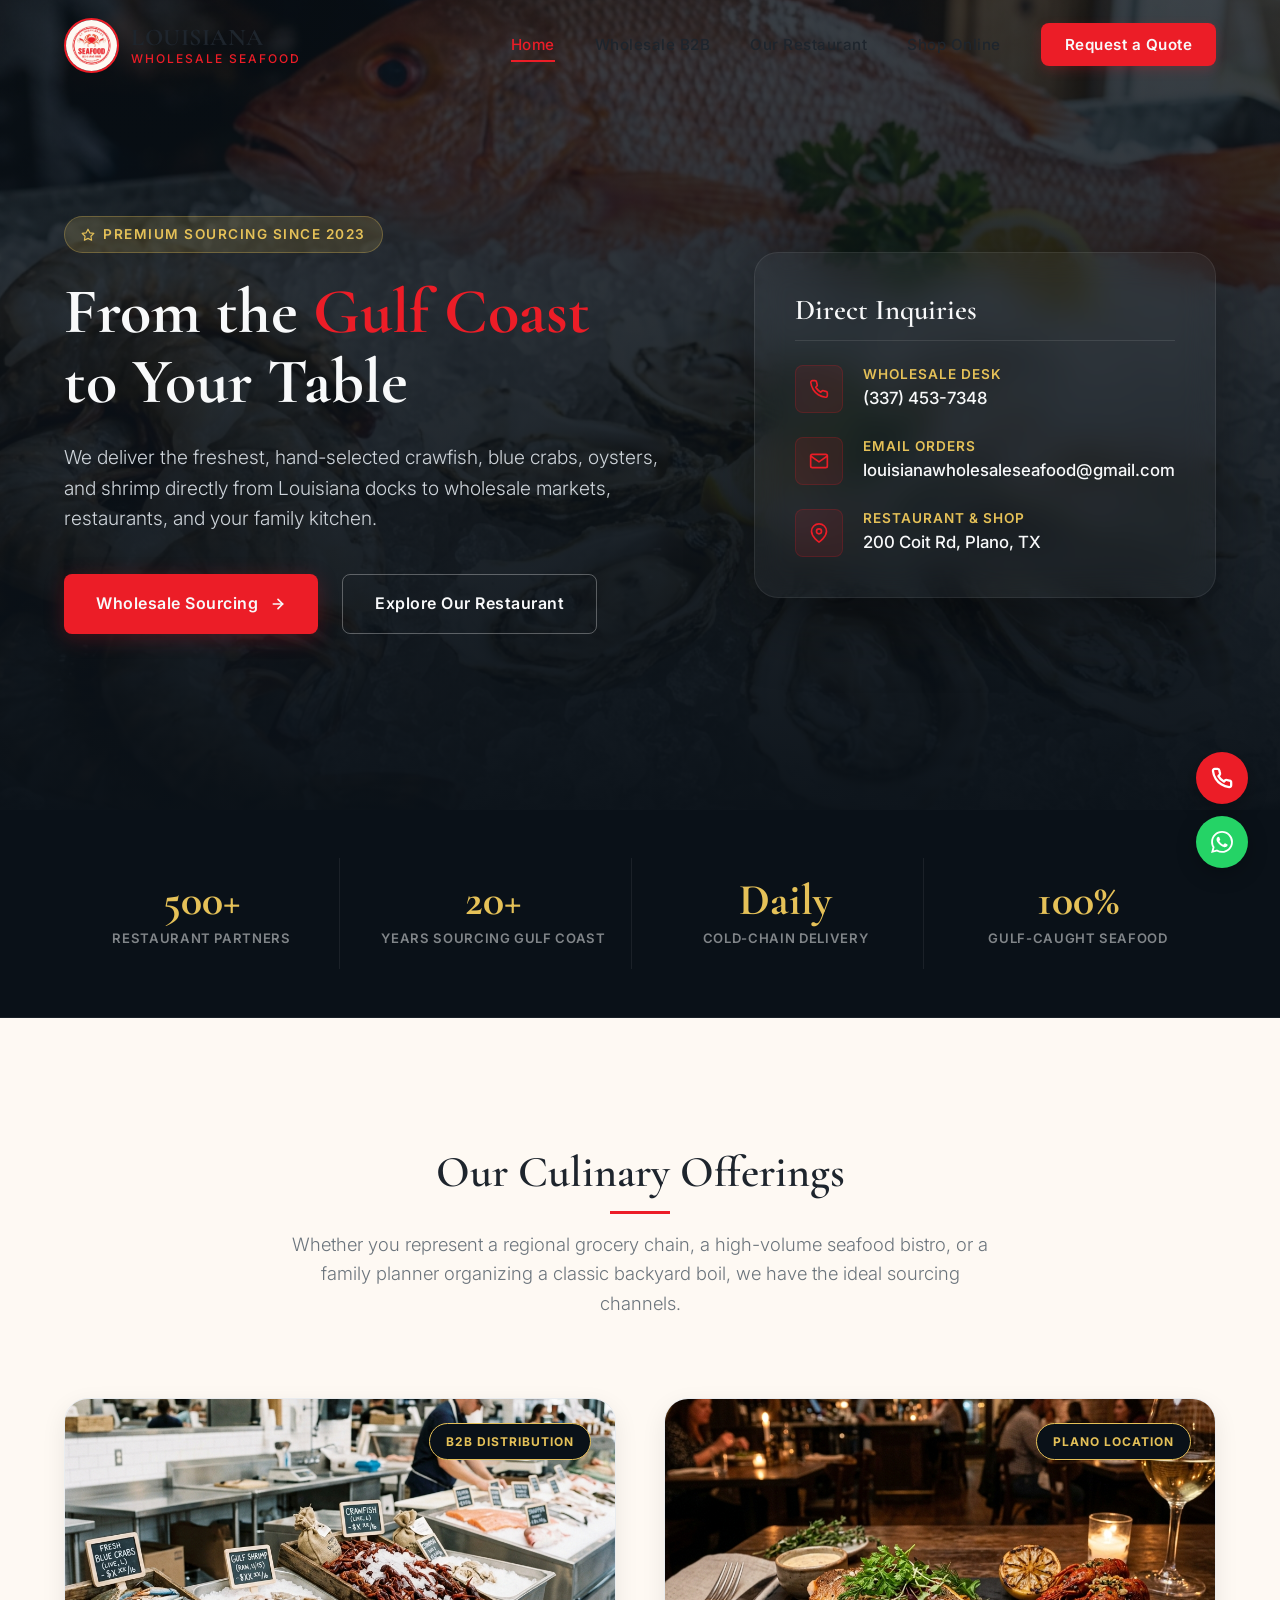
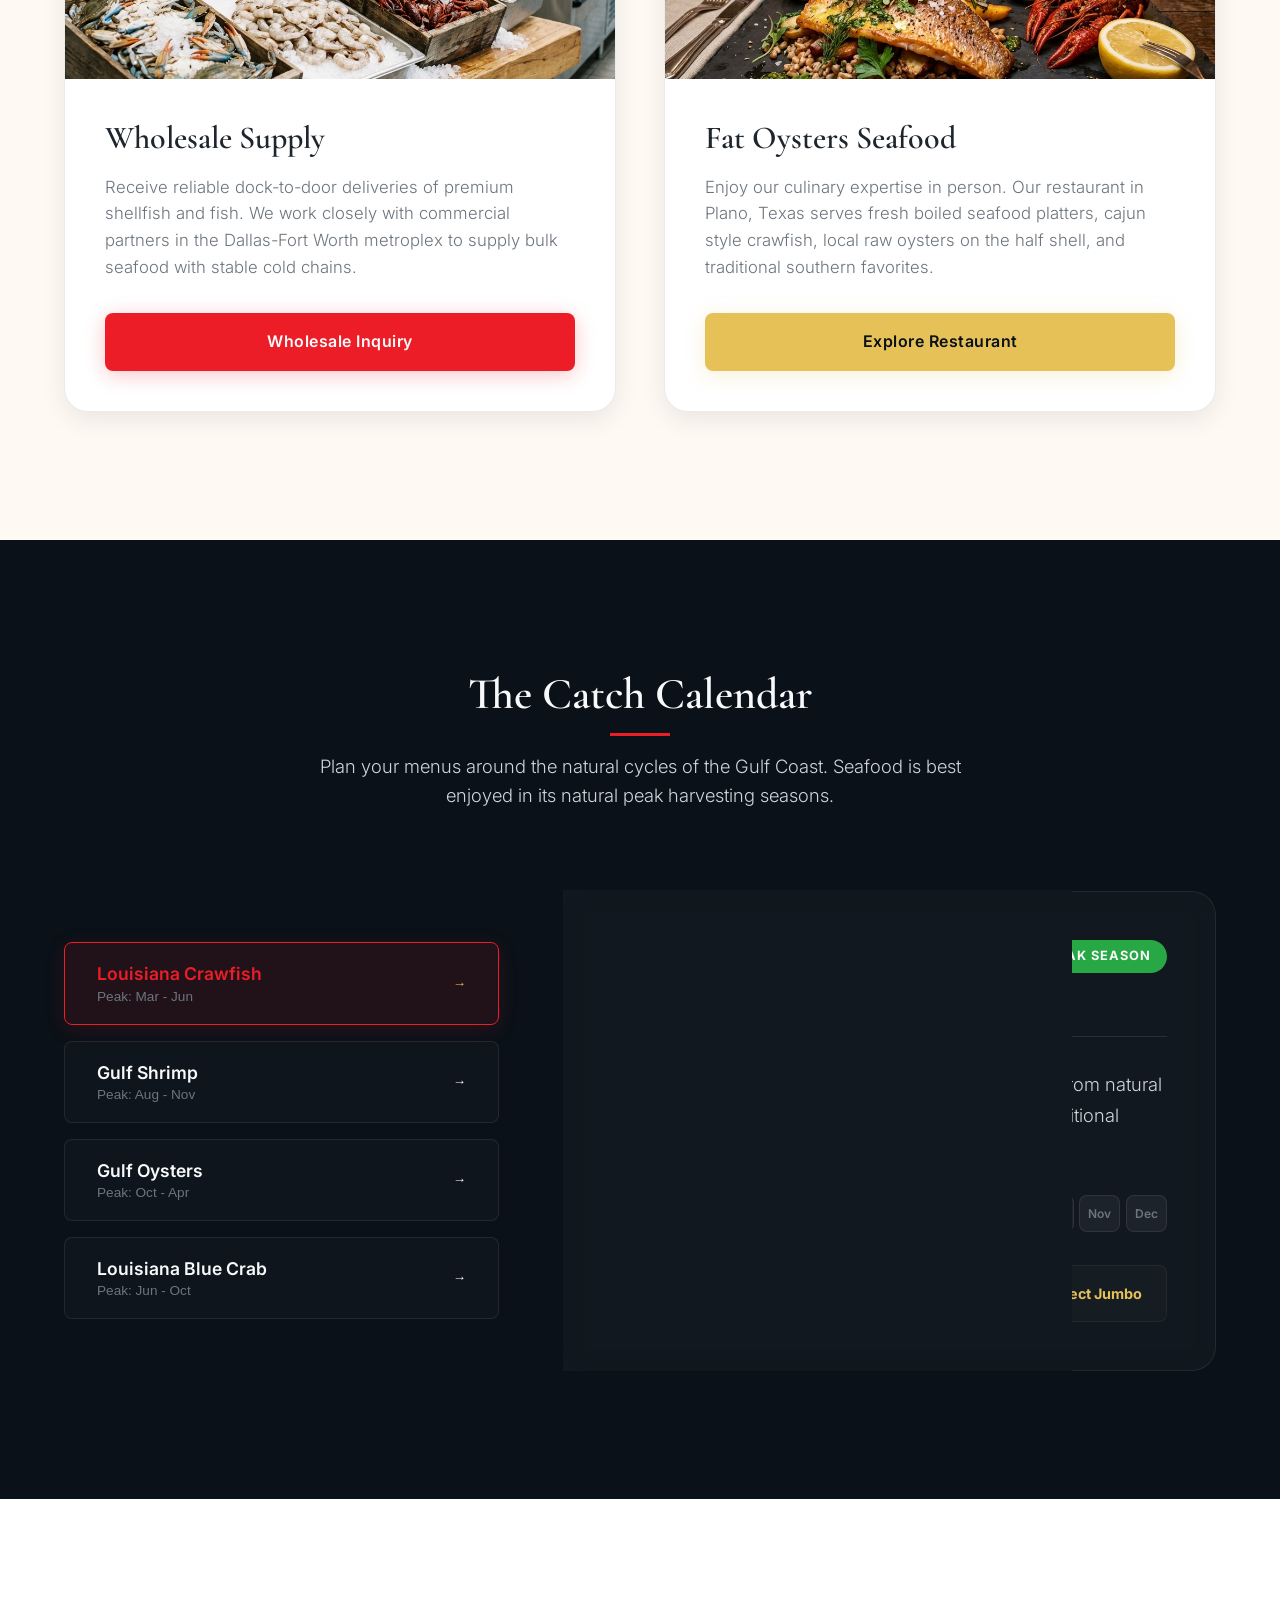
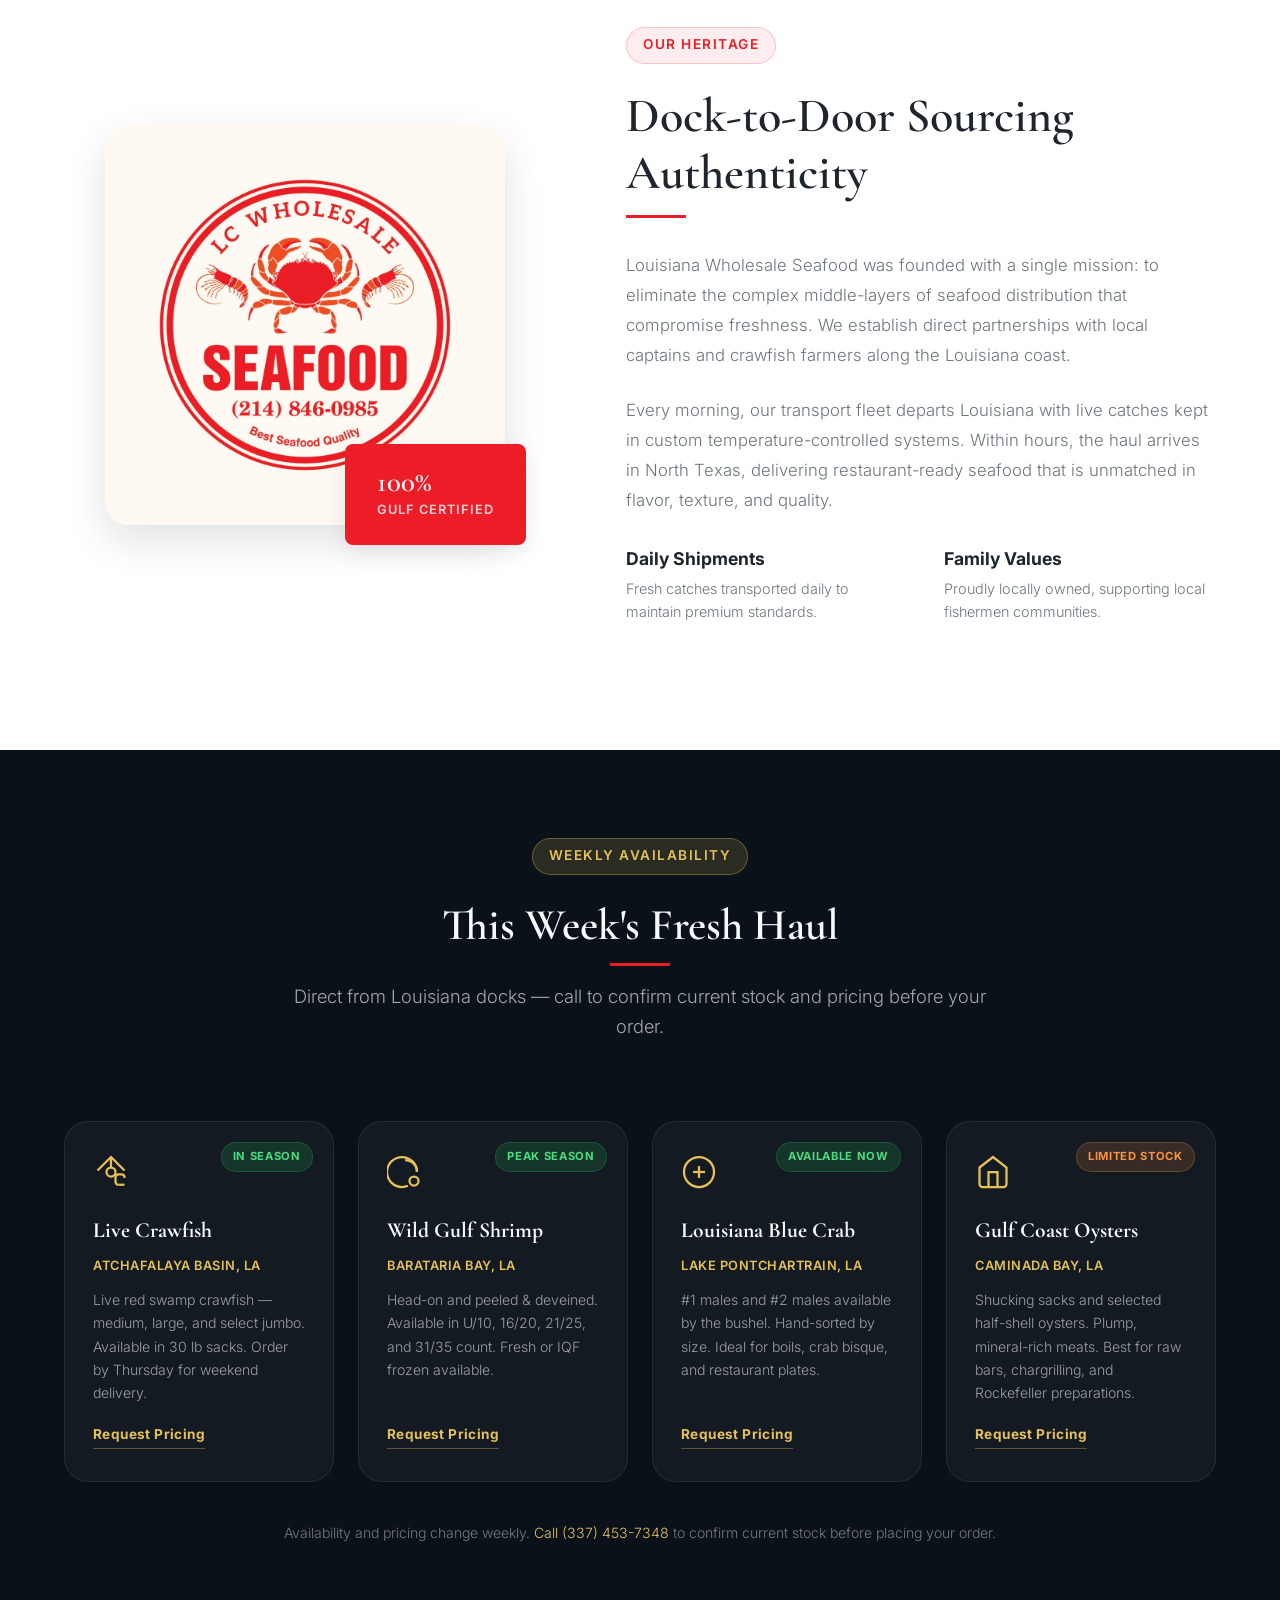
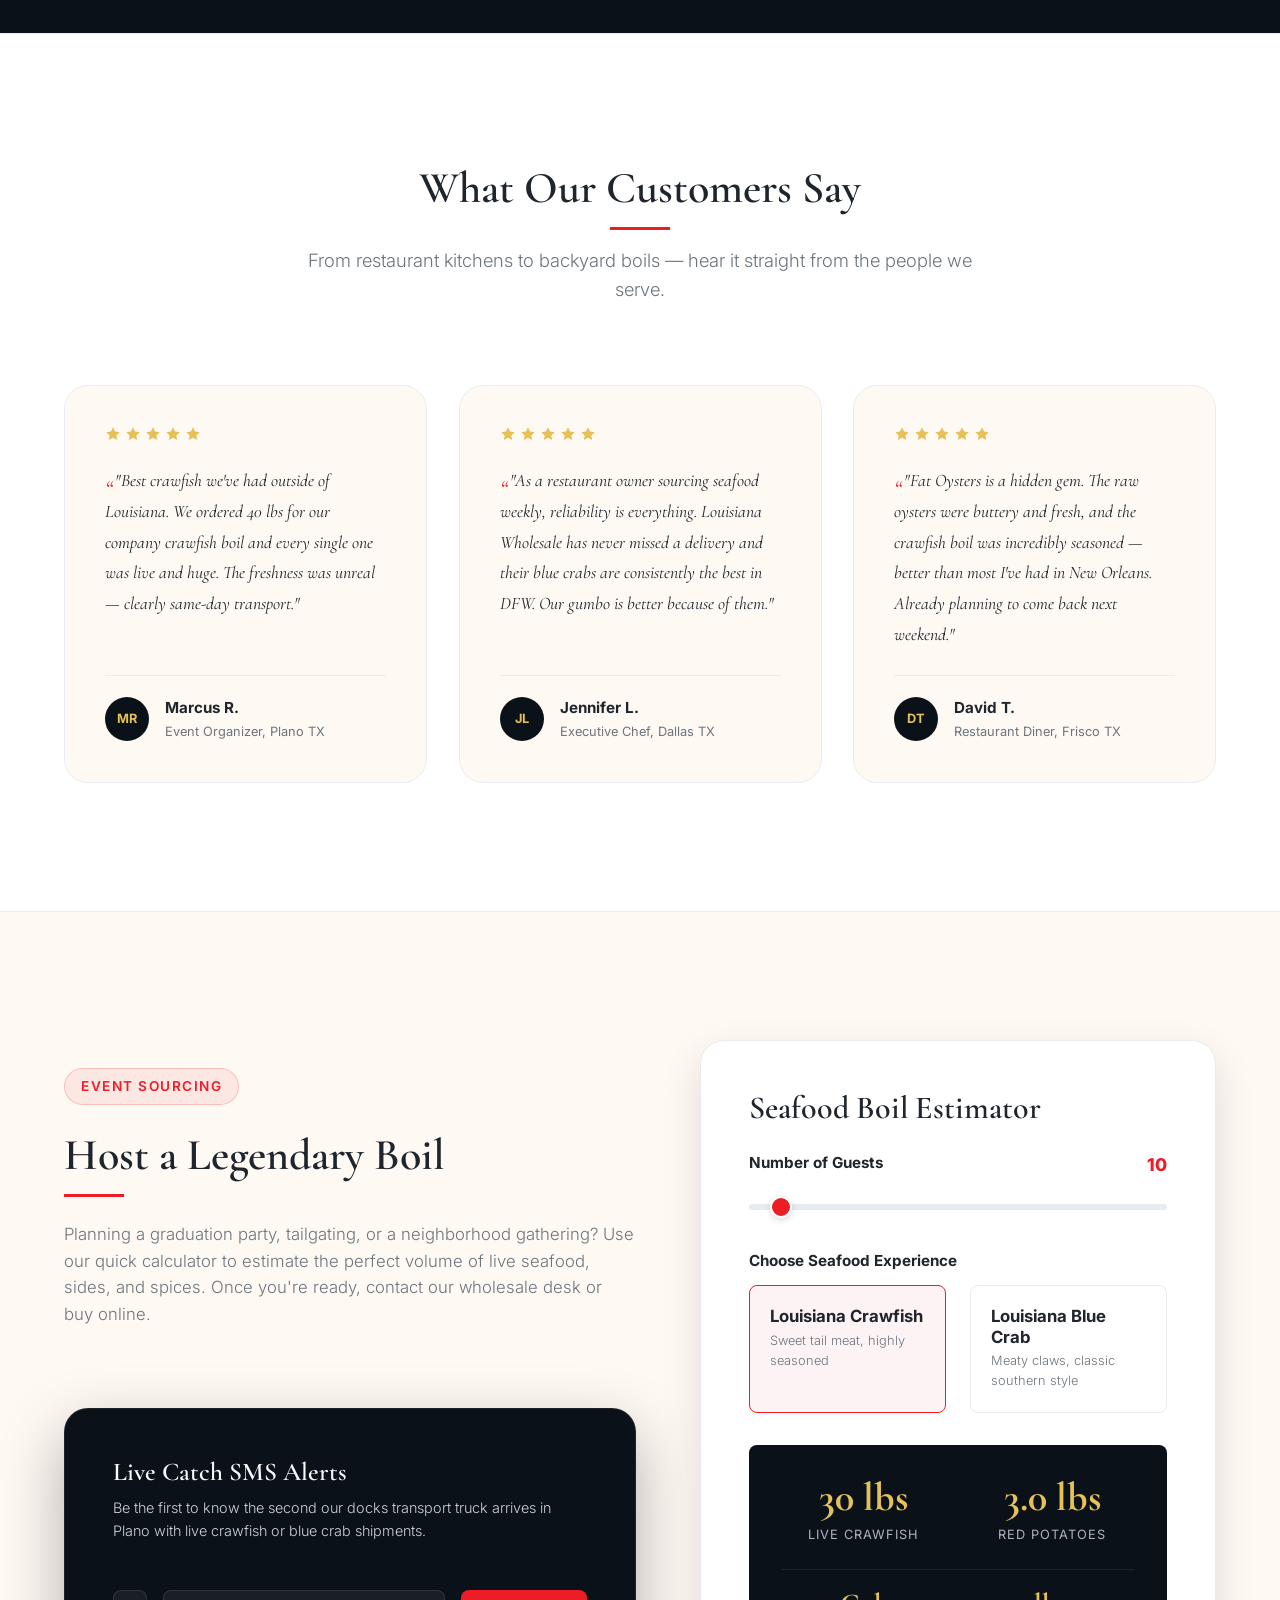
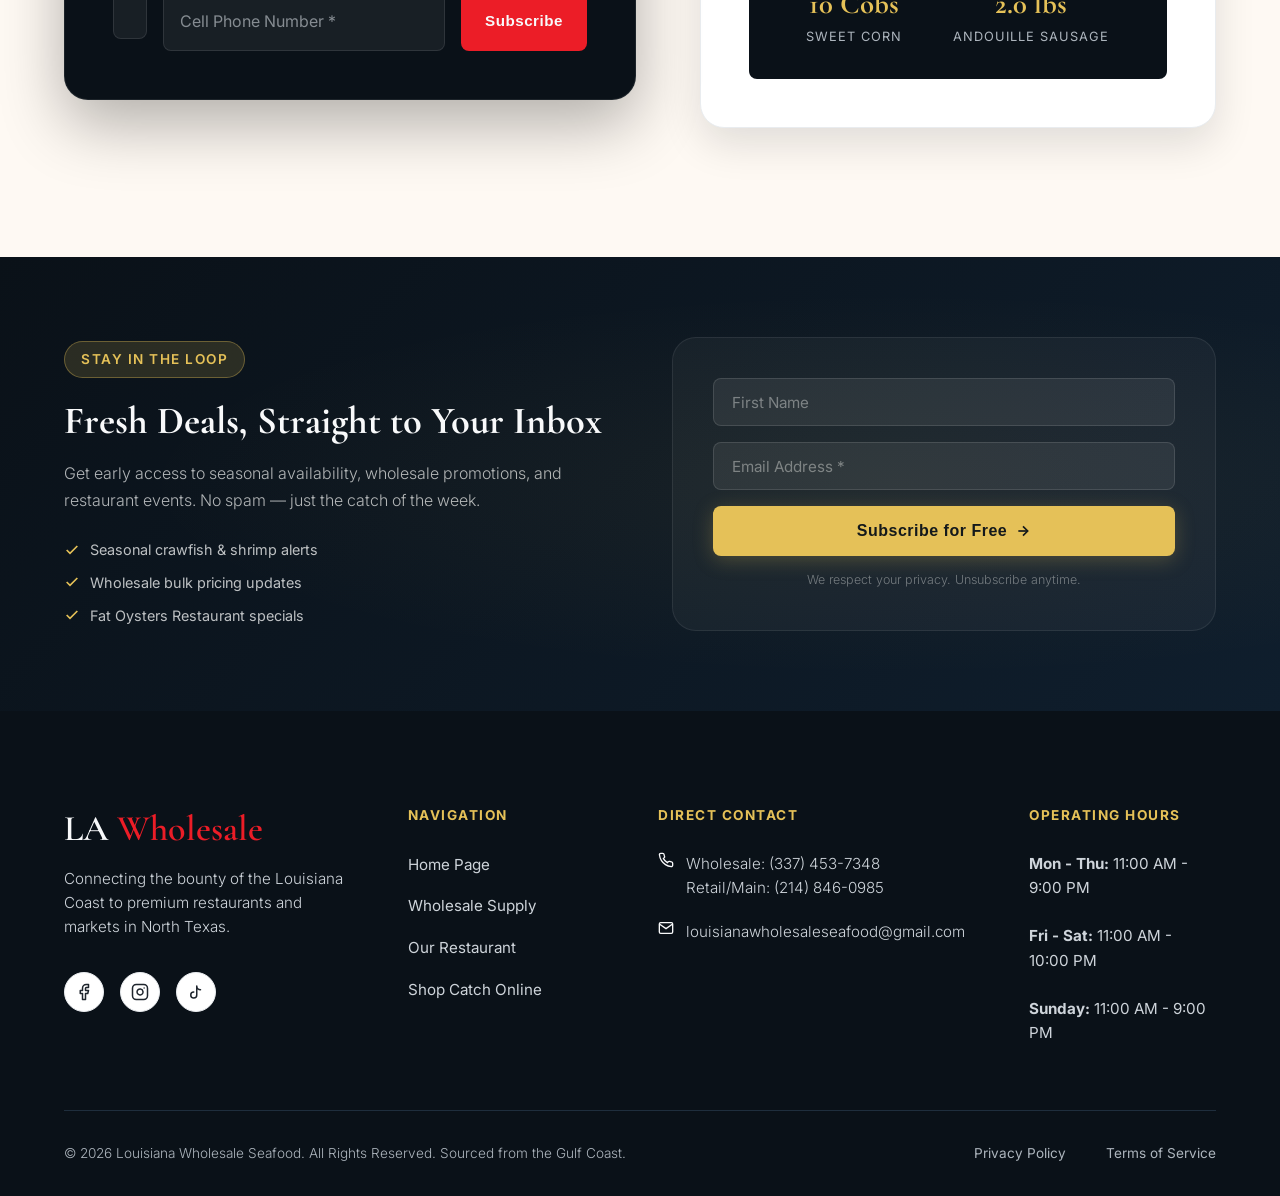
<file: index.html>
<!DOCTYPE html>
<html lang="en">
<head>
    <meta charset="UTF-8">
    <meta name="viewport" content="width=device-width, initial-scale=1.0">
    <title>Louisiana Wholesale Seafood | From the Gulf to Your Table</title>
    <meta name="description" content="Premium Gulf Coast seafood distributor. Sourcing fresh crawfish, blue crabs, oysters, and shrimp. Serving wholesale markets and local communities.">
    <link rel="canonical" href="https://louisianawholesaleseafood.com/">
    <link rel="icon" type="image/jpeg" href="assets/Logo.jpg">
    <link rel="apple-touch-icon" href="assets/Logo.jpg">
    <link rel="manifest" href="site.webmanifest">
    <meta name="theme-color" content="#EC1D27">
    <link rel="preconnect" href="https://fonts.googleapis.com">
    <link rel="preconnect" href="https://fonts.gstatic.com" crossorigin>
    <!-- Google Analytics 4 — replace G-XXXXXXXXXX with your Measurement ID -->
    <script async src="https://www.googletagmanager.com/gtag/js?id=G-XXXXXXXXXX"></script>
    <script>
        window.dataLayer = window.dataLayer || [];
        function gtag(){dataLayer.push(arguments);}
        gtag('js', new Date());
        gtag('config', 'G-XXXXXXXXXX');
    </script>

    <!-- Open Graph -->
    <meta property="og:type" content="website">
    <meta property="og:url" content="https://louisianawholesaleseafood.com/">
    <meta property="og:title" content="Louisiana Wholesale Seafood | From the Gulf to Your Table">
    <meta property="og:description" content="Premium Gulf Coast seafood distributor. Fresh crawfish, blue crabs, oysters, and shrimp — dock-to-door in North Texas.">
    <meta property="og:image" content="https://louisianawholesaleseafood.com/assets/hero_seafood.png">
    <meta property="og:site_name" content="Louisiana Wholesale Seafood">

    <!-- Twitter Card -->
    <meta name="twitter:card" content="summary_large_image">
    <meta name="twitter:title" content="Louisiana Wholesale Seafood | From the Gulf to Your Table">
    <meta name="twitter:description" content="Premium Gulf Coast seafood distributor. Fresh crawfish, blue crabs, oysters, and shrimp — dock-to-door in North Texas.">
    <meta name="twitter:image" content="https://louisianawholesaleseafood.com/assets/hero_seafood.png">

    <!-- Stylesheet -->
    <link rel="stylesheet" href="style.css">
</head>
<body>
<a href="#main-content" class="skip-nav">Skip to main content</a>

    <!-- Main Navigation Header -->
    <header class="main-header" id="mainHeader">
        <div class="container header-container">
            <a href="index.html" class="logo-link">
                <img src="assets/Logo.jpg" alt="Louisiana Wholesale Seafood Logo" class="logo-img">
                <div class="logo-text">
                    LOUISIANA
                    <span>Wholesale Seafood</span>
                </div>
            </a>
            
            <!-- Mobile Menu Toggle Button -->
            <button class="menu-toggle" id="menuToggle" aria-label="Toggle navigation menu">
                <span></span>
                <span></span>
                <span></span>
            </button>
            
            <nav class="nav-bar" id="navBar">
                <ul class="nav-menu">
                    <li><a href="index.html" class="nav-link active">Home</a></li>
                    <li><a href="wholesale.html" class="nav-link">Wholesale B2B</a></li>
                    <li><a href="restaurant.html" class="nav-link">Our Restaurant</a></li>
                    <li><a href="https://lcwholesaleseafood.com/" target="_blank" rel="noopener noreferrer" class="nav-link">Shop Online</a></li>
                    <li><a href="wholesale.html#inquiry" class="nav-link nav-btn">Request a Quote</a></li>
                </ul>
            </nav>
        </div>
    </header>

    <!-- Hero Section -->
    <section class="hero" id="main-content">
        <img src="assets/hero_seafood.png" alt="Fresh Gulf Seafood on Ice" class="hero-bg">
        <div class="container">
            <div class="hero-grid">
                <div class="hero-content">
                    <div class="badge">
                        <!-- SVG Trophy/Star Icon -->
                        <svg width="14" height="14" viewBox="0 0 24 24" fill="none" stroke="currentColor" stroke-width="2" stroke-linecap="round" stroke-linejoin="round"><polygon points="12 2 15.09 8.26 22 9.27 17 14.14 18.18 21.02 12 17.77 5.82 21.02 7 14.14 2 9.27 8.91 8.26 12 2"></polygon></svg>
                        Premium Sourcing Since 2023
                    </div>
                    <h1 class="hero-title">From the <span>Gulf Coast</span><br>to Your Table</h1>
                    <p class="hero-desc">We deliver the freshest, hand-selected crawfish, blue crabs, oysters, and shrimp directly from Louisiana docks to wholesale markets, restaurants, and your family kitchen.</p>
                    <div class="hero-btns">
                        <a href="wholesale.html" class="btn btn-primary">
                            Wholesale Sourcing
                            <!-- SVG Arrow Icon -->
                            <svg width="16" height="16" viewBox="0 0 24 24" fill="none" stroke="currentColor" stroke-width="2.5" stroke-linecap="round" stroke-linejoin="round"><line x1="5" y1="12" x2="19" y2="12"></line><polyline points="12 5 19 12 12 19"></polyline></svg>
                        </a>
                        <a href="restaurant.html" class="btn btn-outline">Explore Our Restaurant</a>
                    </div>
                </div>
                
                <!-- Floating Glassmorphic Contact Card -->
                <div class="hero-card">
                    <h3 class="card-title">Direct Inquiries</h3>
                    
                    <div class="hero-contact-item">
                        <div class="contact-icon">
                            <!-- SVG Phone Icon -->
                            <svg width="20" height="20" viewBox="0 0 24 24" fill="none" stroke="currentColor" stroke-width="2" stroke-linecap="round" stroke-linejoin="round"><path d="M22 16.92v3a2 2 0 0 1-2.18 2 19.79 19.79 0 0 1-8.63-3.07 19.5 19.5 0 0 1-6-6 19.79 19.79 0 0 1-3.07-8.67A2 2 0 0 1 4.11 2h3a2 2 0 0 1 2 1.72 12.84 12.84 0 0 0 .7 2.81 2 2 0 0 1-.45 2.11L8.09 9.91a16 16 0 0 0 6 6l1.27-1.27a2 2 0 0 1 2.11-.45 12.84 12.84 0 0 0 2.81.7A2 2 0 0 1 22 16.92z"></path></svg>
                        </div>
                        <div class="contact-info-text">
                            <h4>Wholesale Desk</h4>
                            <p>(337) 453-7348</p>
                        </div>
                    </div>
                    
                    <div class="hero-contact-item">
                        <div class="contact-icon">
                            <!-- SVG Mail Icon -->
                            <svg width="20" height="20" viewBox="0 0 24 24" fill="none" stroke="currentColor" stroke-width="2" stroke-linecap="round" stroke-linejoin="round"><path d="M4 4h16c1.1 0 2 .9 2 2v12c0 1.1-.9 2-2 2H4c-1.1 0-2-.9-2-2V6c0-1.1.9-2 2-2z"></path><polyline points="22,6 12,13 2,6"></polyline></svg>
                        </div>
                        <div class="contact-info-text">
                            <h4>Email Orders</h4>
                            <p>louisianawholesaleseafood@gmail.com</p>
                        </div>
                    </div>

                    <div class="hero-contact-item">
                        <div class="contact-icon">
                            <!-- SVG Map Pin Icon -->
                            <svg width="20" height="20" viewBox="0 0 24 24" fill="none" stroke="currentColor" stroke-width="2" stroke-linecap="round" stroke-linejoin="round"><path d="M21 10c0 7-9 13-9 13s-9-6-9-13a9 9 0 0 1 18 0z"></path><circle cx="12" cy="10" r="3"></circle></svg>
                        </div>
                        <div class="contact-info-text">
                            <h4>Restaurant & Shop</h4>
                            <p>200 Coit Rd, Plano, TX</p>
                        </div>
                    </div>
                </div>
            </div>
        </div>
    </section>

    <!-- Stats Trust Bar -->
    <div class="stats-bar">
        <div class="container">
            <div class="stats-bar-grid">
                <div class="stat-item">
                    <p class="stat-number">500+</p>
                    <p class="stat-label">Restaurant Partners</p>
                </div>
                <div class="stat-item">
                    <p class="stat-number">20+</p>
                    <p class="stat-label">Years Sourcing Gulf Coast</p>
                </div>
                <div class="stat-item">
                    <p class="stat-number">Daily</p>
                    <p class="stat-label">Cold-Chain Delivery</p>
                </div>
                <div class="stat-item">
                    <p class="stat-number">100%</p>
                    <p class="stat-label">Gulf-Caught Seafood</p>
                </div>
            </div>
        </div>
    </div>

    <!-- Navigation Split Path Section -->
    <section class="split-section reveal-on-scroll">
        <div class="container">
            <div class="section-intro">
                <h2 class="section-title">Our Culinary Offerings</h2>
                <p>Whether you represent a regional grocery chain, a high-volume seafood bistro, or a family planner organizing a classic backyard boil, we have the ideal sourcing channels.</p>
            </div>
            
            <div class="split-grid">
                <!-- Card 1: Wholesale B2B -->
                <div class="split-card">
                    <div class="card-img-wrapper">
                        <img src="assets/wholesale_seafood.png" alt="Wholesale Seafood Display on Ice" class="card-img" loading="lazy">
                        <span class="card-badge">B2B Distribution</span>
                    </div>
                    <div class="card-content">
                        <h3>Wholesale Supply</h3>
                        <p>Receive reliable dock-to-door deliveries of premium shellfish and fish. We work closely with commercial partners in the Dallas-Fort Worth metroplex to supply bulk seafood with stable cold chains.</p>
                        <a href="wholesale.html" class="btn btn-primary" style="margin-top: auto;">Wholesale Inquiry</a>
                    </div>
                </div>

                <!-- Card 2: Fat Oysters Restaurant -->
                <div class="split-card">
                    <div class="card-img-wrapper">
                        <img src="assets/restaurant_vibe.png" alt="Plate of cooked seafood" class="card-img" loading="lazy">
                        <span class="card-badge">Plano Location</span>
                    </div>
                    <div class="card-content">
                        <h3>Fat Oysters Seafood</h3>
                        <p>Enjoy our culinary expertise in person. Our restaurant in Plano, Texas serves fresh boiled seafood platters, cajun style crawfish, local raw oysters on the half shell, and traditional southern favorites.</p>
                        <a href="restaurant.html" class="btn btn-gold" style="margin-top: auto;">Explore Restaurant</a>
                    </div>
                </div>
            </div>
        </div>
    </section>

    <!-- Interactive Seasonality Calendar Section -->
    <section class="seasonality-section reveal-on-scroll">
        <div class="container">
            <div class="section-intro">
                <h2 class="section-title" style="color: var(--color-text-light);">The Catch Calendar</h2>
                <p style="color: #CED4DA;">Plan your menus around the natural cycles of the Gulf Coast. Seafood is best enjoyed in its natural peak harvesting seasons.</p>
            </div>
            
            <div class="seasonality-grid">
                <!-- Sidebar controls -->
                <div class="seasonality-controls" id="seasonalityControls">
                    <button class="season-btn active" data-seafood="crawfish">
                        <div>
                            <h4>Louisiana Crawfish</h4>
                            <p>Peak: Mar - Jun</p>
                        </div>
                        <span class="season-indicator">&rarr;</span>
                    </button>
                    
                    <button class="season-btn" data-seafood="shrimp">
                        <div>
                            <h4>Gulf Shrimp</h4>
                            <p>Peak: Aug - Nov</p>
                        </div>
                        <span class="season-indicator">&rarr;</span>
                    </button>
                    
                    <button class="season-btn" data-seafood="oysters">
                        <div>
                            <h4>Gulf Oysters</h4>
                            <p>Peak: Oct - Apr</p>
                        </div>
                        <span class="season-indicator">&rarr;</span>
                    </button>
                    
                    <button class="season-btn" data-seafood="bluecrab">
                        <div>
                            <h4>Louisiana Blue Crab</h4>
                            <p>Peak: Jun - Oct</p>
                        </div>
                        <span class="season-indicator">&rarr;</span>
                    </button>
                </div>
                
                <!-- Display Details Panel -->
                <div class="seasonality-display" id="seasonalityDisplay">
                    <div class="season-display-header">
                        <div class="season-display-title">
                            <h3 id="displayTitle">Louisiana Crawfish</h3>
                            <p id="displaySci">Procambarus clarkii</p>
                        </div>
                        <span class="season-status peak" id="displayStatus">Peak Season</span>
                    </div>
                    
                    <div class="season-display-content">
                        <p class="season-display-desc" id="displayDesc">Our signature red swamp crawfish are harvested wild from natural basins. Known for sweet, tender tail meat. Ideal for large southern-style backyard boils.</p>
                        
                        <div class="availability-months" id="availabilityMonths">
                            <div class="month-block" data-month="1">Jan</div>
                            <div class="month-block" data-month="2">Feb</div>
                            <div class="month-block" data-month="3">Mar</div>
                            <div class="month-block" data-month="4">Apr</div>
                            <div class="month-block" data-month="5">May</div>
                            <div class="month-block" data-month="6">Jun</div>
                            <div class="month-block" data-month="7">Jul</div>
                            <div class="month-block" data-month="8">Aug</div>
                            <div class="month-block" data-month="9">Sep</div>
                            <div class="month-block" data-month="10">Oct</div>
                            <div class="month-block" data-month="11">Nov</div>
                            <div class="month-block" data-month="12">Dec</div>
                        </div>
                    </div>
                    
                    <div class="season-display-footer">
                        <span class="season-spec-item">Sourcing: <strong id="displaySource">Atchafalaya Basin, LA</strong></span>
                        <span class="season-spec-item">Sizing: <strong id="displaySize">Medium, Large, Select Jumbo</strong></span>
                    </div>
                </div>
            </div>
        </div>
    </section>

    <!-- Elegant Story Section -->
    <section class="split-section reveal-on-scroll" style="background-color: var(--color-bg-card);">
        <div class="container">
            <div class="hero-grid" style="grid-template-columns: 0.9fr 1.1fr; gap: 5rem;">
                <!-- Decorative Graphic Column -->
                <div style="position: relative;">
                    <img src="assets/Logo.jpg" alt="Seafood Heritage" loading="lazy" style="width: 100%; max-width: 400px; border-radius: var(--border-radius-lg); box-shadow: var(--shadow-lg); display: block; margin: 0 auto; border: 4px solid var(--color-bg-light);">
                    <div style="position: absolute; bottom: -20px; right: 20px; background-color: var(--color-primary); color: var(--color-text-light); padding: 1.5rem 2rem; border-radius: var(--border-radius-sm); box-shadow: var(--shadow-md);">
                        <h4 style="font-family: var(--font-serif); font-size: 1.8rem; line-height: 1;">100%</h4>
                        <p style="font-size: 0.8rem; text-transform: uppercase; letter-spacing: 1px; font-weight: 600; color: rgba(255,255,255,0.8); margin-top: 0.25rem;">Gulf Certified</p>
                    </div>
                </div>
                
                <div>
                    <span class="badge" style="background-color: rgba(236, 29, 39, 0.08); border-color: rgba(236, 29, 39, 0.2); color: var(--color-primary);">Our Heritage</span>
                    <h2 class="section-title-left" style="font-size: 3rem; margin-bottom: 2rem;">Dock-to-Door Sourcing Authenticity</h2>
                    <p style="color: var(--color-text-muted); margin-bottom: 1.5rem; line-height: 1.8;">Louisiana Wholesale Seafood was founded with a single mission: to eliminate the complex middle-layers of seafood distribution that compromise freshness. We establish direct partnerships with local captains and crawfish farmers along the Louisiana coast.</p>
                    <p style="color: var(--color-text-muted); margin-bottom: 2rem; line-height: 1.8;">Every morning, our transport fleet departs Louisiana with live catches kept in custom temperature-controlled systems. Within hours, the haul arrives in North Texas, delivering restaurant-ready seafood that is unmatched in flavor, texture, and quality.</p>
                    <div style="display: flex; gap: 3rem;">
                        <div>
                            <h4 style="font-family: var(--font-sans); font-size: 1.1rem; font-weight: 700; color: var(--color-text-dark); margin-bottom: 0.5rem;">Daily Shipments</h4>
                            <p style="font-size: 0.9rem; color: var(--color-text-muted);">Fresh catches transported daily to maintain premium standards.</p>
                        </div>
                        <div>
                            <h4 style="font-family: var(--font-sans); font-size: 1.1rem; font-weight: 700; color: var(--color-text-dark); margin-bottom: 0.5rem;">Family Values</h4>
                            <p style="font-size: 0.9rem; color: var(--color-text-muted);">Proudly locally owned, supporting local fishermen communities.</p>
                        </div>
                    </div>
                </div>
            </div>
        </div>
    </section>

    <!-- Today's Fresh Catch / Weekly Specials -->
    <section class="fresh-catch-section reveal-on-scroll">
        <div class="container">
            <div class="section-intro">
                <span class="badge" style="background-color: rgba(229,193,88,0.15); border-color: rgba(229,193,88,0.35); color: var(--color-accent);">Weekly Availability</span>
                <h2 class="section-title" style="color: var(--color-text-light);">This Week's Fresh Haul</h2>
                <p style="color: rgba(248,249,250,0.65);">Direct from Louisiana docks — call to confirm current stock and pricing before your order.</p>
            </div>
            <div class="fresh-catch-grid">
                <div class="catch-card">
                    <div class="catch-availability catch-peak">In Season</div>
                    <div class="catch-icon">
                        <svg width="36" height="36" viewBox="0 0 24 24" fill="none" stroke="currentColor" stroke-width="1.5"><path d="M17 20.5c-1.1 0-2-.9-2-2v-3c0-1.1.9-2 2-2h2c1.1 0 2 .9 2 2v.5"></path><path d="M21 20.5h-4"></path><path d="M3 11l9-9 9 9"></path><path d="M12 2v7"></path><circle cx="12" cy="12" r="3"></circle></svg>
                    </div>
                    <h3 class="catch-name">Live Crawfish</h3>
                    <p class="catch-origin">Atchafalaya Basin, LA</p>
                    <p class="catch-desc">Live red swamp crawfish — medium, large, and select jumbo. Available in 30 lb sacks. Order by Thursday for weekend delivery.</p>
                    <a href="wholesale.html#inquiry" class="catch-cta">Request Pricing</a>
                </div>

                <div class="catch-card">
                    <div class="catch-availability catch-peak">Peak Season</div>
                    <div class="catch-icon">
                        <svg width="36" height="36" viewBox="0 0 24 24" fill="none" stroke="currentColor" stroke-width="1.5"><path d="M20 12c0-5.52-4.48-10-10-10S0 6.48 0 12s4.48 10 10 10c1.39 0 2.72-.28 3.93-.79"></path><path d="M20 12a8 8 0 0 0-8-8"></path><circle cx="18" cy="18" r="3"></circle></svg>
                    </div>
                    <h3 class="catch-name">Wild Gulf Shrimp</h3>
                    <p class="catch-origin">Barataria Bay, LA</p>
                    <p class="catch-desc">Head-on and peeled & deveined. Available in U/10, 16/20, 21/25, and 31/35 count. Fresh or IQF frozen available.</p>
                    <a href="wholesale.html#inquiry" class="catch-cta">Request Pricing</a>
                </div>

                <div class="catch-card">
                    <div class="catch-availability catch-peak">Available Now</div>
                    <div class="catch-icon">
                        <svg width="36" height="36" viewBox="0 0 24 24" fill="none" stroke="currentColor" stroke-width="1.5"><circle cx="12" cy="12" r="10"></circle><path d="M8 12h8"></path><path d="M12 8v8"></path></svg>
                    </div>
                    <h3 class="catch-name">Louisiana Blue Crab</h3>
                    <p class="catch-origin">Lake Pontchartrain, LA</p>
                    <p class="catch-desc">#1 males and #2 males available by the bushel. Hand-sorted by size. Ideal for boils, crab bisque, and restaurant plates.</p>
                    <a href="wholesale.html#inquiry" class="catch-cta">Request Pricing</a>
                </div>

                <div class="catch-card">
                    <div class="catch-availability catch-limited">Limited Stock</div>
                    <div class="catch-icon">
                        <svg width="36" height="36" viewBox="0 0 24 24" fill="none" stroke="currentColor" stroke-width="1.5"><path d="M3 9l9-7 9 7v11a2 2 0 0 1-2 2H5a2 2 0 0 1-2-2z"></path><polyline points="9 22 9 12 15 12 15 22"></polyline></svg>
                    </div>
                    <h3 class="catch-name">Gulf Coast Oysters</h3>
                    <p class="catch-origin">Caminada Bay, LA</p>
                    <p class="catch-desc">Shucking sacks and selected half-shell oysters. Plump, mineral-rich meats. Best for raw bars, chargrilling, and Rockefeller preparations.</p>
                    <a href="wholesale.html#inquiry" class="catch-cta">Request Pricing</a>
                </div>
            </div>
            <p class="catch-footer-note">Availability and pricing change weekly. <a href="tel:3374537348" style="color: var(--color-accent);">Call (337) 453-7348</a> to confirm current stock before placing your order.</p>
        </div>
    </section>

    <!-- Customer Testimonials Section -->
    <section class="testimonials-section reveal-on-scroll">
        <div class="container">
            <div class="section-intro">
                <h2 class="section-title">What Our Customers Say</h2>
                <p>From restaurant kitchens to backyard boils — hear it straight from the people we serve.</p>
            </div>

            <div class="testimonials-grid">

                <div class="testimonial-card reveal-on-scroll reveal-delay-100">
                    <div class="testimonial-stars">
                        <svg width="16" height="16" viewBox="0 0 24 24" fill="currentColor"><polygon points="12 2 15.09 8.26 22 9.27 17 14.14 18.18 21.02 12 17.77 5.82 21.02 7 14.14 2 9.27 8.91 8.26 12 2"></polygon></svg>
                        <svg width="16" height="16" viewBox="0 0 24 24" fill="currentColor"><polygon points="12 2 15.09 8.26 22 9.27 17 14.14 18.18 21.02 12 17.77 5.82 21.02 7 14.14 2 9.27 8.91 8.26 12 2"></polygon></svg>
                        <svg width="16" height="16" viewBox="0 0 24 24" fill="currentColor"><polygon points="12 2 15.09 8.26 22 9.27 17 14.14 18.18 21.02 12 17.77 5.82 21.02 7 14.14 2 9.27 8.91 8.26 12 2"></polygon></svg>
                        <svg width="16" height="16" viewBox="0 0 24 24" fill="currentColor"><polygon points="12 2 15.09 8.26 22 9.27 17 14.14 18.18 21.02 12 17.77 5.82 21.02 7 14.14 2 9.27 8.91 8.26 12 2"></polygon></svg>
                        <svg width="16" height="16" viewBox="0 0 24 24" fill="currentColor"><polygon points="12 2 15.09 8.26 22 9.27 17 14.14 18.18 21.02 12 17.77 5.82 21.02 7 14.14 2 9.27 8.91 8.26 12 2"></polygon></svg>
                    </div>
                    <blockquote class="testimonial-quote">"Best crawfish we've had outside of Louisiana. We ordered 40 lbs for our company crawfish boil and every single one was live and huge. The freshness was unreal — clearly same-day transport."</blockquote>
                    <div class="testimonial-author">
                        <div class="testimonial-avatar">MR</div>
                        <div>
                            <strong class="testimonial-name">Marcus R.</strong>
                            <span class="testimonial-role">Event Organizer, Plano TX</span>
                        </div>
                    </div>
                </div>

                <div class="testimonial-card reveal-on-scroll reveal-delay-200">
                    <div class="testimonial-stars">
                        <svg width="16" height="16" viewBox="0 0 24 24" fill="currentColor"><polygon points="12 2 15.09 8.26 22 9.27 17 14.14 18.18 21.02 12 17.77 5.82 21.02 7 14.14 2 9.27 8.91 8.26 12 2"></polygon></svg>
                        <svg width="16" height="16" viewBox="0 0 24 24" fill="currentColor"><polygon points="12 2 15.09 8.26 22 9.27 17 14.14 18.18 21.02 12 17.77 5.82 21.02 7 14.14 2 9.27 8.91 8.26 12 2"></polygon></svg>
                        <svg width="16" height="16" viewBox="0 0 24 24" fill="currentColor"><polygon points="12 2 15.09 8.26 22 9.27 17 14.14 18.18 21.02 12 17.77 5.82 21.02 7 14.14 2 9.27 8.91 8.26 12 2"></polygon></svg>
                        <svg width="16" height="16" viewBox="0 0 24 24" fill="currentColor"><polygon points="12 2 15.09 8.26 22 9.27 17 14.14 18.18 21.02 12 17.77 5.82 21.02 7 14.14 2 9.27 8.91 8.26 12 2"></polygon></svg>
                        <svg width="16" height="16" viewBox="0 0 24 24" fill="currentColor"><polygon points="12 2 15.09 8.26 22 9.27 17 14.14 18.18 21.02 12 17.77 5.82 21.02 7 14.14 2 9.27 8.91 8.26 12 2"></polygon></svg>
                    </div>
                    <blockquote class="testimonial-quote">"As a restaurant owner sourcing seafood weekly, reliability is everything. Louisiana Wholesale has never missed a delivery and their blue crabs are consistently the best in DFW. Our gumbo is better because of them."</blockquote>
                    <div class="testimonial-author">
                        <div class="testimonial-avatar">JL</div>
                        <div>
                            <strong class="testimonial-name">Jennifer L.</strong>
                            <span class="testimonial-role">Executive Chef, Dallas TX</span>
                        </div>
                    </div>
                </div>

                <div class="testimonial-card reveal-on-scroll reveal-delay-300">
                    <div class="testimonial-stars">
                        <svg width="16" height="16" viewBox="0 0 24 24" fill="currentColor"><polygon points="12 2 15.09 8.26 22 9.27 17 14.14 18.18 21.02 12 17.77 5.82 21.02 7 14.14 2 9.27 8.91 8.26 12 2"></polygon></svg>
                        <svg width="16" height="16" viewBox="0 0 24 24" fill="currentColor"><polygon points="12 2 15.09 8.26 22 9.27 17 14.14 18.18 21.02 12 17.77 5.82 21.02 7 14.14 2 9.27 8.91 8.26 12 2"></polygon></svg>
                        <svg width="16" height="16" viewBox="0 0 24 24" fill="currentColor"><polygon points="12 2 15.09 8.26 22 9.27 17 14.14 18.18 21.02 12 17.77 5.82 21.02 7 14.14 2 9.27 8.91 8.26 12 2"></polygon></svg>
                        <svg width="16" height="16" viewBox="0 0 24 24" fill="currentColor"><polygon points="12 2 15.09 8.26 22 9.27 17 14.14 18.18 21.02 12 17.77 5.82 21.02 7 14.14 2 9.27 8.91 8.26 12 2"></polygon></svg>
                        <svg width="16" height="16" viewBox="0 0 24 24" fill="currentColor"><polygon points="12 2 15.09 8.26 22 9.27 17 14.14 18.18 21.02 12 17.77 5.82 21.02 7 14.14 2 9.27 8.91 8.26 12 2"></polygon></svg>
                    </div>
                    <blockquote class="testimonial-quote">"Fat Oysters is a hidden gem. The raw oysters were buttery and fresh, and the crawfish boil was incredibly seasoned — better than most I've had in New Orleans. Already planning to come back next weekend."</blockquote>
                    <div class="testimonial-author">
                        <div class="testimonial-avatar">DT</div>
                        <div>
                            <strong class="testimonial-name">David T.</strong>
                            <span class="testimonial-role">Restaurant Diner, Frisco TX</span>
                        </div>
                    </div>
                </div>

            </div>
        </div>
    </section>

    <!-- Interactive Seafood Boil Calculator & Live Catch SMS Alerts -->
    <section class="boil-calc-section reveal-on-scroll" id="sms-alerts">
        <div class="container">
            <div class="boil-calc-grid">
                
                <!-- Calculator Info & SMS Form -->
                <div>
                    <span class="badge" style="background-color: rgba(236, 29, 39, 0.08); border-color: rgba(236, 29, 39, 0.2); color: var(--color-primary);">Event Sourcing</span>
                    <h2 class="section-title-left" style="font-size: 2.75rem; margin-bottom: 1.5rem;">Host a Legendary Boil</h2>
                    <p style="color: var(--color-text-muted); margin-bottom: 2rem;">Planning a graduation party, tailgating, or a neighborhood gathering? Use our quick calculator to estimate the perfect volume of live seafood, sides, and spices. Once you're ready, contact our wholesale desk or buy online.</p>
                    
                    <!-- SMS alerts signup card -->
                    <div class="sms-alert-card" style="background-color: var(--color-bg-dark); color: var(--color-text-light);">
                        <div class="sms-alert-info">
                            <h3 style="font-size: 1.6rem; color: var(--color-text-light); margin-bottom: 0.5rem;">Live Catch SMS Alerts</h3>
                            <p style="font-size: 0.9rem; color: #CED4DA; margin-bottom: 0;">Be the first to know the second our docks transport truck arrives in Plano with live crawfish or blue crab shipments.</p>
                        </div>
                        <div class="sms-alert-form-wrapper">
                            <div class="sms-success-msg" id="smsSuccessMsg">
                                <strong>Subscribed!</strong> You will receive SMS alerts when new catches arrive.
                            </div>
                            <form class="sms-alert-form" id="smsAlertForm" name="sms-signup" netlify>
                                <input type="hidden" name="form-name" value="sms-signup">
                                <input type="text" class="sms-input sms-name-input" name="first-name" placeholder="First Name *" required style="margin-bottom: 0.75rem; width: 100%;">
                                <div style="display: flex; gap: 1rem;">
                                    <input type="tel" class="sms-input" name="phone" placeholder="Cell Phone Number *" required>
                                    <button type="submit" class="btn btn-primary" id="smsSubmitBtn" style="padding: 0.75rem 1.5rem; font-size: 0.95rem; box-shadow: none; white-space: nowrap;">Subscribe</button>
                                </div>
                            </form>
                        </div>
                    </div>
                </div>

                <!-- Calculator Tool Card -->
                <div class="boil-calc-card">
                    <h3 class="calc-title">Seafood Boil Estimator</h3>
                    
                    <div class="calc-group">
                        <label class="calc-label" for="calcGuests">
                            Number of Guests
                            <span class="value-display" id="guestsVal">10</span>
                        </label>
                        <input type="range" id="calcGuests" min="5" max="100" value="10" step="5" class="calc-range" aria-label="Guests count slider">
                    </div>

                    <div class="calc-group">
                        <label class="calc-label">Choose Seafood Experience</label>
                        <div class="calc-radio-group">
                            <div class="calc-radio-card active" data-type="crawfish" id="calcCrawfish">
                                <h4>Louisiana Crawfish</h4>
                                <p>Sweet tail meat, highly seasoned</p>
                            </div>
                            <div class="calc-radio-card" data-type="bluecrab" id="calcBlueCrab">
                                <h4>Louisiana Blue Crab</h4>
                                <p>Meaty claws, classic southern style</p>
                            </div>
                        </div>
                    </div>

                    <div class="calc-results">
                        <div class="result-block">
                            <div class="result-val" id="mainSeafoodAmt">30 lbs</div>
                            <div class="result-lbl" id="mainSeafoodLbl">Live Crawfish</div>
                        </div>
                        <div class="result-block">
                            <div class="result-val" id="potatoesAmt">3.0 lbs</div>
                            <div class="result-lbl">Red Potatoes</div>
                        </div>
                        <div class="result-block" style="grid-column: span 2; border-top: 1px solid rgba(255,255,255,0.08); padding-top: 1.25rem; display: flex; justify-content: space-around;">
                            <div style="text-align: center;">
                                <div class="result-val" style="font-size: 1.8rem;" id="cornAmt">10 Cobs</div>
                                <div class="result-lbl">Sweet Corn</div>
                            </div>
                            <div style="text-align: center;" id="sausageAmtBlock">
                                <div class="result-val" style="font-size: 1.8rem;" id="sausageAmtText">2.0 lbs</div>
                                <div class="result-lbl">Andouille Sausage</div>
                            </div>
                        </div>
                    </div>
                </div>

            </div>
        </div>
    </section>

    <!-- Email Newsletter Signup -->
    <section class="newsletter-section reveal-on-scroll">
        <div class="container">
            <div class="newsletter-inner">
                <div class="newsletter-copy">
                    <span class="badge" style="background-color: rgba(229,193,88,0.15); border-color: rgba(229,193,88,0.35); color: var(--color-accent);">Stay in the Loop</span>
                    <h2 class="newsletter-title">Fresh Deals, Straight to Your Inbox</h2>
                    <p class="newsletter-desc">Get early access to seasonal availability, wholesale promotions, and restaurant events. No spam — just the catch of the week.</p>
                    <ul class="newsletter-perks">
                        <li>
                            <svg width="16" height="16" viewBox="0 0 24 24" fill="none" stroke="currentColor" stroke-width="2.5"><polyline points="20 6 9 17 4 12"></polyline></svg>
                            Seasonal crawfish & shrimp alerts
                        </li>
                        <li>
                            <svg width="16" height="16" viewBox="0 0 24 24" fill="none" stroke="currentColor" stroke-width="2.5"><polyline points="20 6 9 17 4 12"></polyline></svg>
                            Wholesale bulk pricing updates
                        </li>
                        <li>
                            <svg width="16" height="16" viewBox="0 0 24 24" fill="none" stroke="currentColor" stroke-width="2.5"><polyline points="20 6 9 17 4 12"></polyline></svg>
                            Fat Oysters Restaurant specials
                        </li>
                    </ul>
                </div>
                <div class="newsletter-form-wrap">
                    <form class="newsletter-form" id="newsletterForm" name="email-newsletter" netlify>
                        <input type="hidden" name="form-name" value="email-newsletter">
                        <div class="newsletter-field-group">
                            <label for="newsletterName" class="sr-only">First Name</label>
                            <input type="text" id="newsletterName" name="first-name" class="newsletter-input" placeholder="First Name" required>
                        </div>
                        <div class="newsletter-field-group">
                            <label for="newsletterEmail" class="sr-only">Email Address</label>
                            <input type="email" id="newsletterEmail" name="email" class="newsletter-input" placeholder="Email Address *" required>
                        </div>
                        <button type="submit" class="btn btn-gold newsletter-submit" id="newsletterSubmitBtn">
                            Subscribe for Free
                            <svg width="16" height="16" viewBox="0 0 24 24" fill="none" stroke="currentColor" stroke-width="2.5"><line x1="5" y1="12" x2="19" y2="12"></line><polyline points="12 5 19 12 12 19"></polyline></svg>
                        </button>
                        <p class="newsletter-privacy">We respect your privacy. Unsubscribe anytime.</p>
                    </form>
                    <div class="newsletter-success" id="newsletterSuccessMsg" style="display:none;">
                        <svg width="40" height="40" viewBox="0 0 24 24" fill="none" stroke="var(--color-accent)" stroke-width="2"><circle cx="12" cy="12" r="10"></circle><polyline points="20 6 9 17 4 12" stroke="var(--color-accent)"></polyline></svg>
                        <h4>You're on the list!</h4>
                        <p>Watch your inbox for the freshest Gulf Coast updates.</p>
                    </div>
                </div>
            </div>
        </div>
    </section>

    <!-- Main Footer -->
    <footer class="main-footer">
        <div class="container">
            <div class="footer-grid">
                <div class="footer-brand">
                    <h3>LA <span>Wholesale</span></h3>
                    <p>Connecting the bounty of the Louisiana Coast to premium restaurants and markets in North Texas.</p>
                    <div class="social-links">
                        <a href="https://www.facebook.com/people/Louisiana-Wholesale-Seafood/100092294745550/" target="_blank" rel="noopener noreferrer" class="social-icon" aria-label="Facebook">
                            <svg width="18" height="18" viewBox="0 0 24 24" fill="none" stroke="currentColor" stroke-width="2" stroke-linecap="round" stroke-linejoin="round"><path d="M18 2h-3a5 5 0 0 0-5 5v3H7v4h3v8h4v-8h3l1-4h-4V7a1 1 0 0 1 1-1h3z"></path></svg>
                        </a>
                        <a href="https://www.instagram.com/fatoysterseafood.restaurant/" target="_blank" rel="noopener noreferrer" class="social-icon" aria-label="Instagram">
                            <svg width="18" height="18" viewBox="0 0 24 24" fill="none" stroke="currentColor" stroke-width="2" stroke-linecap="round" stroke-linejoin="round"><rect x="2" y="2" width="20" height="20" rx="5" ry="5"></rect><path d="M16 11.37A4 4 0 1 1 12.63 8 4 4 0 0 1 16 11.37z"></path><line x1="17.5" y1="6.5" x2="17.51" y2="6.5"></line></svg>
                        </a>
                        <a href="https://www.tiktok.com/@fatoysterseafood" target="_blank" rel="noopener noreferrer" class="social-icon" aria-label="TikTok">
                            <!-- TikTok Custom SVG -->
                            <svg width="18" height="18" viewBox="0 0 24 24" fill="none" stroke="currentColor" stroke-width="2" stroke-linecap="round" stroke-linejoin="round"><path d="M9 12a4 4 0 1 0 4 4V4a5 5 0 0 0 5 5"></path></svg>
                        </a>
                    </div>
                </div>
                
                <div>
                    <h4 class="footer-title">Navigation</h4>
                    <ul class="footer-links">
                        <li><a href="index.html" class="footer-link">Home Page</a></li>
                        <li><a href="wholesale.html" class="footer-link">Wholesale Supply</a></li>
                        <li><a href="restaurant.html" class="footer-link">Our Restaurant</a></li>
                        <li><a href="https://lcwholesaleseafood.com/" target="_blank" rel="noopener noreferrer" class="footer-link">Shop Catch Online</a></li>
                    </ul>
                </div>

                <div>
                    <h4 class="footer-title">Direct Contact</h4>
                    <div class="footer-contact-item">
                        <svg width="16" height="16" viewBox="0 0 24 24" fill="none" stroke="currentColor" stroke-width="2"><path d="M22 16.92v3a2 2 0 0 1-2.18 2 19.79 19.79 0 0 1-8.63-3.07 19.5 19.5 0 0 1-6-6 19.79 19.79 0 0 1-3.07-8.67A2 2 0 0 1 4.11 2h3a2 2 0 0 1 2 1.72 12.84 12.84 0 0 0 .7 2.81 2 2 0 0 1-.45 2.11L8.09 9.91a16 16 0 0 0 6 6l1.27-1.27a2 2 0 0 1 2.11-.45 12.84 12.84 0 0 0 2.81.7A2 2 0 0 1 22 16.92z"></path></svg>
                        <p>Wholesale: (337) 453-7348<br>Retail/Main: (214) 846-0985</p>
                    </div>
                    <div class="footer-contact-item">
                        <svg width="16" height="16" viewBox="0 0 24 24" fill="none" stroke="currentColor" stroke-width="2"><path d="M4 4h16c1.1 0 2 .9 2 2v12c0 1.1-.9 2-2 2H4c-1.1 0-2-.9-2-2V6c0-1.1.9-2 2-2z"></path><polyline points="22,6 12,13 2,6"></polyline></svg>
                        <p>louisianawholesaleseafood@gmail.com</p>
                    </div>
                </div>

                <div>
                    <h4 class="footer-title">Operating Hours</h4>
                    <ul class="footer-links" style="color: #CED4DA; font-size: 0.95rem;">
                        <li style="margin-bottom: 0.5rem;"><strong>Mon - Thu:</strong> 11:00 AM - 9:00 PM</li>
                        <li style="margin-bottom: 0.5rem;"><strong>Fri - Sat:</strong> 11:00 AM - 10:00 PM</li>
                        <li><strong>Sunday:</strong> 11:00 AM - 9:00 PM</li>
                    </ul>
                </div>
            </div>
            
            <div class="footer-bottom">
                <p>&copy; 2026 Louisiana Wholesale Seafood. All Rights Reserved. Sourced from the Gulf Coast.</p>
                <div class="footer-bottom-links">
                    <a href="privacy.html" class="footer-bottom-link">Privacy Policy</a>
                    <a href="terms.html" class="footer-bottom-link">Terms of Service</a>
                </div>
            </div>
        </div>
    </footer>

    <!-- Floating CTA Buttons -->
    <div class="floating-cta" aria-label="Quick contact options">
        <button class="fab fab-top" id="backToTop" aria-label="Back to top">
            <svg width="20" height="20" viewBox="0 0 24 24" fill="none" stroke="currentColor" stroke-width="2.5" stroke-linecap="round" stroke-linejoin="round"><polyline points="18 15 12 9 6 15"></polyline></svg>
            <span class="fab-tooltip fab-tooltip-left">Back to Top</span>
        </button>
        <a href="tel:2148460985" class="fab fab-call" aria-label="Call us">
            <svg width="22" height="22" viewBox="0 0 24 24" fill="none" stroke="currentColor" stroke-width="2.5" stroke-linecap="round" stroke-linejoin="round"><path d="M22 16.92v3a2 2 0 0 1-2.18 2 19.79 19.79 0 0 1-8.63-3.07 19.5 19.5 0 0 1-6-6 19.79 19.79 0 0 1-3.07-8.67A2 2 0 0 1 4.11 2h3a2 2 0 0 1 2 1.72 12.84 12.84 0 0 0 .7 2.81 2 2 0 0 1-.45 2.11L8.09 9.91a16 16 0 0 0 6 6l1.27-1.27a2 2 0 0 1 2.11-.45 12.84 12.84 0 0 0 2.81.7A2 2 0 0 1 22 16.92z"></path></svg>
            <span class="fab-tooltip">(214) 846-0985</span>
        </a>
        <a href="https://wa.me/12148460985?text=Hi%2C%20I%27d%20like%20to%20inquire%20about%20seafood%20availability." target="_blank" rel="noopener noreferrer" class="fab fab-whatsapp" aria-label="WhatsApp us">
            <svg width="22" height="22" viewBox="0 0 24 24" fill="currentColor"><path d="M17.472 14.382c-.297-.149-1.758-.867-2.03-.967-.273-.099-.471-.148-.67.15-.197.297-.767.966-.94 1.164-.173.199-.347.223-.644.075-.297-.15-1.255-.463-2.39-1.475-.883-.788-1.48-1.761-1.653-2.059-.173-.297-.018-.458.13-.606.134-.133.298-.347.446-.52.149-.174.198-.298.298-.497.099-.198.05-.371-.025-.52-.075-.149-.669-1.612-.916-2.207-.242-.579-.487-.5-.669-.51-.173-.008-.371-.01-.57-.01-.198 0-.52.074-.792.372-.272.297-1.04 1.016-1.04 2.479 0 1.462 1.065 2.875 1.213 3.074.149.198 2.096 3.2 5.077 4.487.709.306 1.262.489 1.694.625.712.227 1.36.195 1.871.118.571-.085 1.758-.719 2.006-1.413.248-.694.248-1.289.173-1.413-.074-.124-.272-.198-.57-.347m-5.421 7.403h-.004a9.87 9.87 0 0 1-5.031-1.378l-.361-.214-3.741.982.998-3.648-.235-.374a9.86 9.86 0 0 1-1.51-5.26c.001-5.45 4.436-9.884 9.888-9.884 2.64 0 5.122 1.03 6.988 2.898a9.825 9.825 0 0 1 2.893 6.994c-.003 5.45-4.437 9.884-9.885 9.884m8.413-18.297A11.815 11.815 0 0 0 12.05 0C5.495 0 .16 5.335.157 11.892c0 2.096.547 4.142 1.588 5.945L.057 24l6.305-1.654a11.882 11.882 0 0 0 5.683 1.448h.005c6.554 0 11.89-5.335 11.893-11.893a11.821 11.821 0 0 0-3.48-8.413z"/></svg>
            <span class="fab-tooltip">WhatsApp Us</span>
        </a>
    </div>

    <!-- Script file -->
    <script src="app.js"></script>

    <!-- JSON-LD Structured Data -->
    <script type="application/ld+json">
    {
        "@context": "https://schema.org",
        "@graph": [
            {
                "@type": "FoodEstablishment",
                "name": "Fat Oysters Seafood",
                "alternateName": "Louisiana Wholesale Seafood",
                "url": "https://louisianawholesaleseafood.com/restaurant.html",
                "telephone": "+19722124266",
                "address": {
                    "@type": "PostalAddress",
                    "streetAddress": "200 Coit Rd",
                    "addressLocality": "Plano",
                    "addressRegion": "TX",
                    "postalCode": "75075",
                    "addressCountry": "US"
                },
                "geo": {
                    "@type": "GeoCoordinates",
                    "latitude": 33.012351,
                    "longitude": -96.769188
                },
                "openingHoursSpecification": [
                    {"@type": "OpeningHoursSpecification", "dayOfWeek": ["Monday","Tuesday","Wednesday","Thursday","Sunday"], "opens": "11:00", "closes": "21:00"},
                    {"@type": "OpeningHoursSpecification", "dayOfWeek": ["Friday","Saturday"], "opens": "11:00", "closes": "22:00"}
                ],
                "servesCuisine": ["Cajun", "Seafood", "Southern", "Louisiana"],
                "priceRange": "$$",
                "image": "assets/restaurant_vibe.png",
                "sameAs": [
                    "https://www.facebook.com/people/Louisiana-Wholesale-Seafood/100092294745550/",
                    "https://www.instagram.com/fatoysterseafood.restaurant/",
                    "https://www.tiktok.com/@fatoysterseafood"
                ]
            },
            {
                "@type": "LocalBusiness",
                "name": "Louisiana Wholesale Seafood",
                "description": "Premium Gulf Coast seafood distributor supplying restaurants and markets in the Dallas-Fort Worth area with fresh crawfish, blue crabs, oysters, and shrimp.",
                "url": "https://louisianawholesaleseafood.com/",
                "telephone": "+13374537348",
                "email": "louisianawholesaleseafood@gmail.com",
                "address": {
                    "@type": "PostalAddress",
                    "streetAddress": "200 Coit Rd",
                    "addressLocality": "Plano",
                    "addressRegion": "TX",
                    "postalCode": "75075",
                    "addressCountry": "US"
                },
                "image": "assets/Logo.jpg",
                "sameAs": [
                    "https://www.facebook.com/people/Louisiana-Wholesale-Seafood/100092294745550/",
                    "https://www.instagram.com/fatoysterseafood.restaurant/"
                ]
            }
        ]
    }
    </script>

    <!-- Mobile Bottom Navigation Bar -->
    <nav class="mob-nav" aria-label="Mobile quick navigation">
        <a href="index.html" class="mob-nav-item" data-mbn="home">
            <svg viewBox="0 0 24 24" fill="none" stroke="currentColor" stroke-width="2" stroke-linecap="round" stroke-linejoin="round" aria-hidden="true"><path d="M3 9l9-7 9 7v11a2 2 0 0 1-2 2H5a2 2 0 0 1-2-2z"></path><polyline points="9 22 9 12 15 12 15 22"></polyline></svg>
            <span>Home</span>
        </a>
        <a href="wholesale.html" class="mob-nav-item" data-mbn="wholesale">
            <svg viewBox="0 0 24 24" fill="none" stroke="currentColor" stroke-width="2" stroke-linecap="round" stroke-linejoin="round" aria-hidden="true"><rect x="2" y="7" width="20" height="14" rx="2" ry="2"></rect><path d="M16 21V5a2 2 0 0 0-2-2h-4a2 2 0 0 0-2 2v16"></path></svg>
            <span>B2B</span>
        </a>
        <a href="restaurant.html" class="mob-nav-item" data-mbn="restaurant">
            <svg viewBox="0 0 24 24" fill="none" stroke="currentColor" stroke-width="2" stroke-linecap="round" stroke-linejoin="round" aria-hidden="true"><path d="M18 8h1a4 4 0 0 1 0 8h-1"></path><path d="M2 8h16v9a4 4 0 0 1-4 4H6a4 4 0 0 1-4-4V8z"></path><line x1="6" y1="1" x2="6" y2="4"></line><line x1="10" y1="1" x2="10" y2="4"></line><line x1="14" y1="1" x2="14" y2="4"></line></svg>
            <span>Dine In</span>
        </a>
        <a href="tel:+12148460985" class="mob-nav-item mob-nav-call">
            <svg viewBox="0 0 24 24" fill="none" stroke="currentColor" stroke-width="2" stroke-linecap="round" stroke-linejoin="round" aria-hidden="true"><path d="M22 16.92v3a2 2 0 0 1-2.18 2 19.79 19.79 0 0 1-8.63-3.07A19.5 19.5 0 0 1 4.5 10.5 19.79 19.79 0 0 1 1.43 1.85 2 2 0 0 1 3.41 0h3a2 2 0 0 1 2 1.72 12.84 12.84 0 0 0 .7 2.81 2 2 0 0 1-.45 2.11L8.09 9a16 16 0 0 0 6.91 6.91l1.27-1.27a2 2 0 0 1 2.11-.45 12.84 12.84 0 0 0 2.81.7A2 2 0 0 1 22 16.92z"></path></svg>
            <span>Call Us</span>
        </a>
        <a href="wholesale.html#inquiry" class="mob-nav-item mob-nav-cta">
            <svg viewBox="0 0 24 24" fill="none" stroke="currentColor" stroke-width="2" stroke-linecap="round" stroke-linejoin="round" aria-hidden="true"><path d="M16 4h2a2 2 0 0 1 2 2v14a2 2 0 0 1-2 2H6a2 2 0 0 1-2-2V6a2 2 0 0 1 2-2h2"></path><rect x="8" y="2" width="8" height="4" rx="1" ry="1"></rect><line x1="9" y1="12" x2="15" y2="12"></line><line x1="9" y1="16" x2="13" y2="16"></line></svg>
            <span>Quote</span>
        </a>
    </nav>

</body>
</html>
</file>
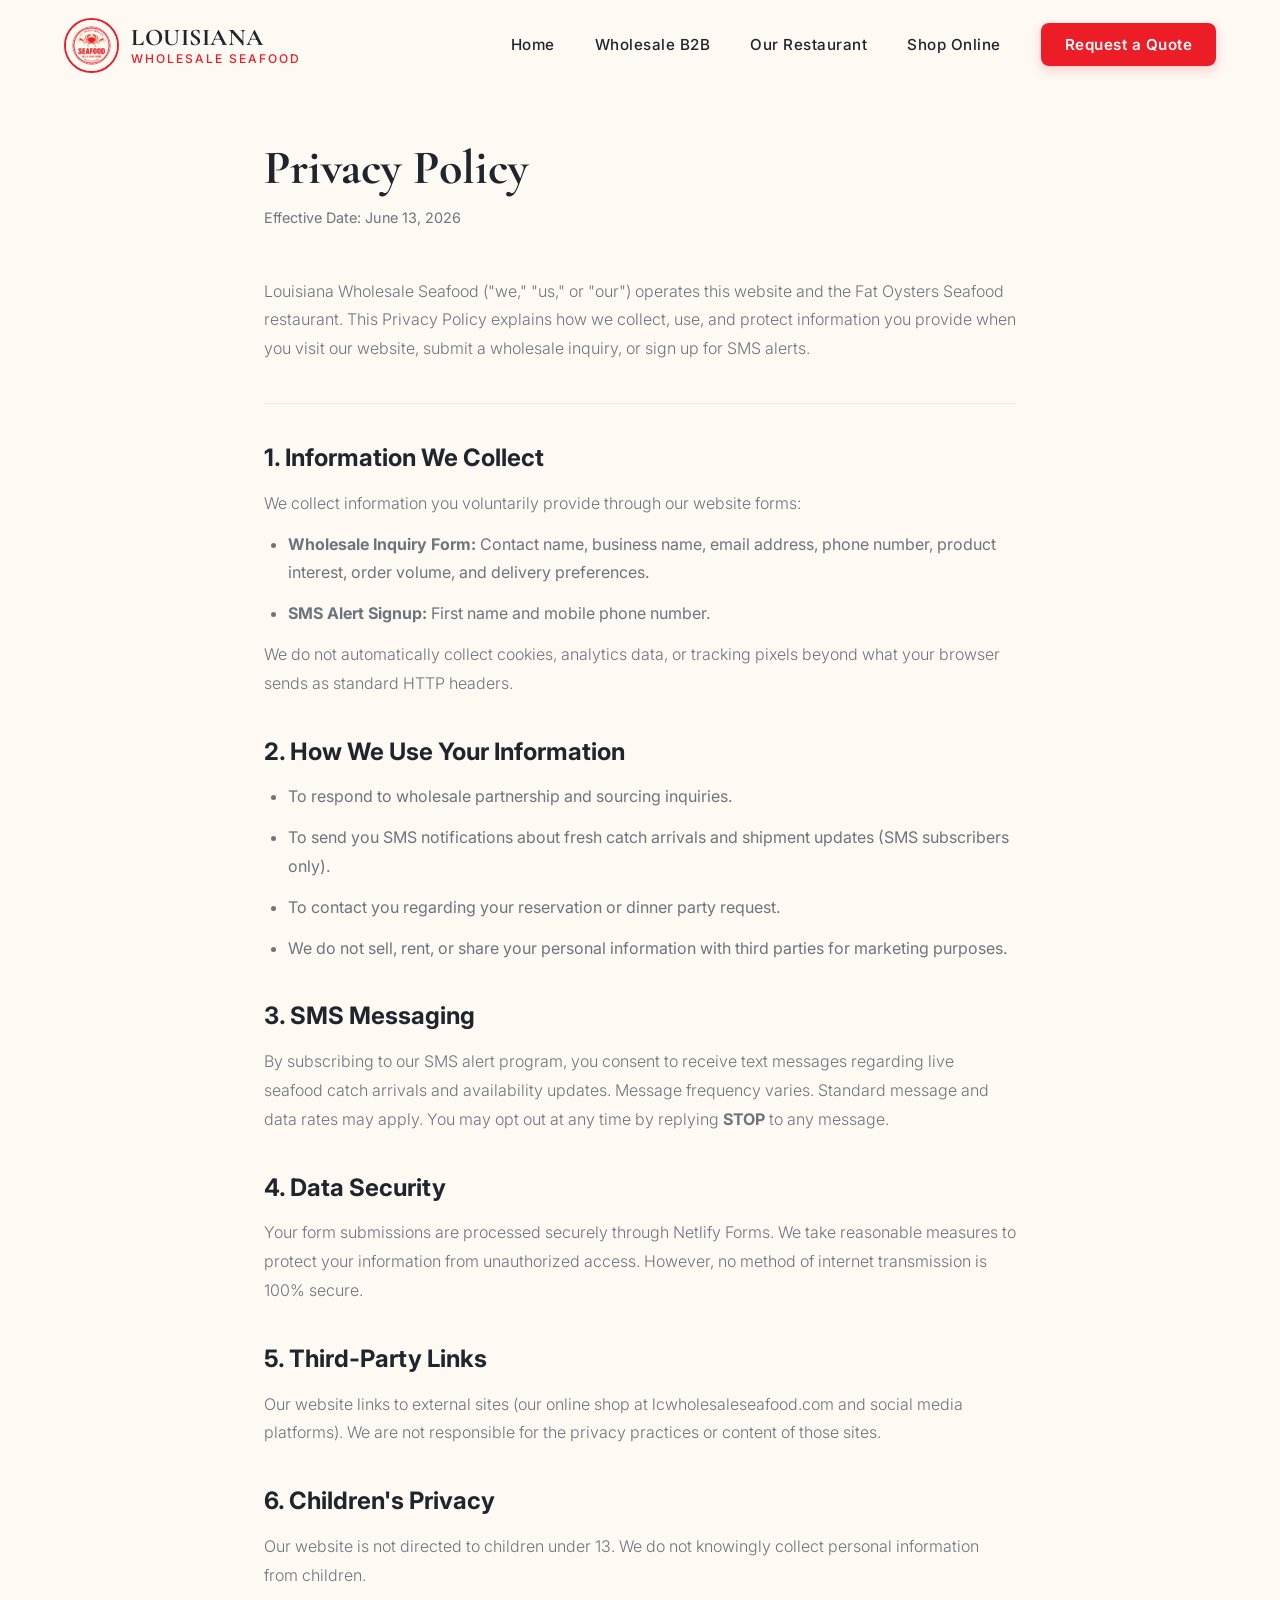
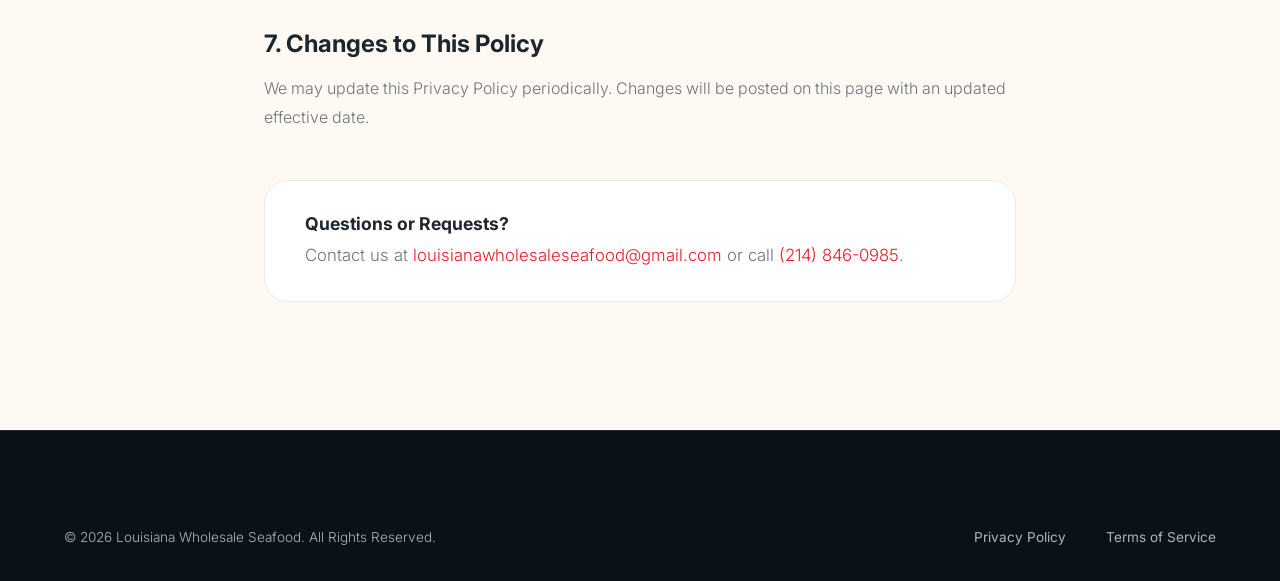
<file: privacy.html>
<!DOCTYPE html>
<html lang="en">
<head>
    <meta charset="UTF-8">
    <meta name="viewport" content="width=device-width, initial-scale=1.0">
    <title>Privacy Policy | Louisiana Wholesale Seafood</title>
    <meta name="description" content="Privacy Policy for Louisiana Wholesale Seafood and Fat Oysters Seafood Restaurant.">
    <link rel="canonical" href="https://louisianawholesaleseafood.com/privacy.html">
    <meta name="robots" content="noindex, follow">

    <!-- Open Graph -->
    <meta property="og:type" content="website">
    <meta property="og:title" content="Privacy Policy | Louisiana Wholesale Seafood">
    <meta property="og:site_name" content="Louisiana Wholesale Seafood">

    <link rel="preconnect" href="https://fonts.googleapis.com">
    <link rel="preconnect" href="https://fonts.gstatic.com" crossorigin>
    <!-- Google Analytics 4 — replace G-XXXXXXXXXX with your Measurement ID -->
    <script async src="https://www.googletagmanager.com/gtag/js?id=G-XXXXXXXXXX"></script>
    <script>
        window.dataLayer = window.dataLayer || [];
        function gtag(){dataLayer.push(arguments);}
        gtag('js', new Date());
        gtag('config', 'G-XXXXXXXXXX');
    </script>
    <link rel="stylesheet" href="style.css">

    <style>
        .legal-page {
            padding-top: 140px;
            padding-bottom: 8rem;
            background-color: var(--color-bg-light);
        }
        .legal-page .container {
            max-width: 800px;
        }
        .legal-heading {
            font-size: 3rem;
            margin-bottom: 0.5rem;
        }
        .legal-date {
            font-size: 0.9rem;
            color: var(--color-text-muted);
            margin-bottom: 3rem;
            display: block;
        }
        .legal-section {
            margin-bottom: 2.5rem;
        }
        .legal-section h2 {
            font-size: 1.5rem;
            font-family: var(--font-sans);
            font-weight: 700;
            color: var(--color-text-dark);
            margin-bottom: 1rem;
        }
        .legal-section h2::after { display: none; }
        .legal-section p, .legal-section li {
            color: var(--color-text-muted);
            font-size: 1rem;
            line-height: 1.8;
            margin-bottom: 0.75rem;
        }
        .legal-section ul {
            padding-left: 1.5rem;
            list-style: disc;
        }
        .legal-divider {
            border: none;
            border-top: 1px solid var(--color-border);
            margin: 2.5rem 0;
        }
        .legal-contact-box {
            background-color: var(--color-bg-card);
            border: 1px solid var(--color-border);
            border-radius: var(--border-radius-lg);
            padding: 2rem 2.5rem;
            margin-top: 3rem;
        }
        .legal-contact-box h3 {
            font-family: var(--font-sans);
            font-size: 1.1rem;
            font-weight: 700;
            margin-bottom: 0.5rem;
        }
        .legal-contact-box h3::after { display: none; }
    </style>
</head>
<body>

    <header class="main-header scrolled" id="mainHeader">
        <div class="container header-container">
            <a href="index.html" class="logo-link">
                <img src="assets/Logo.jpg" alt="Louisiana Wholesale Seafood Logo" class="logo-img" loading="lazy">
                <div class="logo-text">
                    LOUISIANA
                    <span>Wholesale Seafood</span>
                </div>
            </a>
            <button class="menu-toggle" id="menuToggle" aria-label="Toggle navigation menu">
                <span></span><span></span><span></span>
            </button>
            <nav class="nav-bar" id="navBar">
                <ul class="nav-menu">
                    <li><a href="index.html" class="nav-link">Home</a></li>
                    <li><a href="wholesale.html" class="nav-link">Wholesale B2B</a></li>
                    <li><a href="restaurant.html" class="nav-link">Our Restaurant</a></li>
                    <li><a href="https://lcwholesaleseafood.com/" target="_blank" rel="noopener noreferrer" class="nav-link">Shop Online</a></li>
                    <li><a href="wholesale.html#inquiry" class="nav-link nav-btn">Request a Quote</a></li>
                </ul>
            </nav>
        </div>
    </header>

    <main class="legal-page">
        <div class="container">
            <h1 class="legal-heading">Privacy Policy</h1>
            <span class="legal-date">Effective Date: June 13, 2026</span>

            <div class="legal-section">
                <p>Louisiana Wholesale Seafood ("we," "us," or "our") operates this website and the Fat Oysters Seafood restaurant. This Privacy Policy explains how we collect, use, and protect information you provide when you visit our website, submit a wholesale inquiry, or sign up for SMS alerts.</p>
            </div>

            <hr class="legal-divider">

            <div class="legal-section">
                <h2>1. Information We Collect</h2>
                <p>We collect information you voluntarily provide through our website forms:</p>
                <ul>
                    <li><strong>Wholesale Inquiry Form:</strong> Contact name, business name, email address, phone number, product interest, order volume, and delivery preferences.</li>
                    <li><strong>SMS Alert Signup:</strong> First name and mobile phone number.</li>
                </ul>
                <p>We do not automatically collect cookies, analytics data, or tracking pixels beyond what your browser sends as standard HTTP headers.</p>
            </div>

            <div class="legal-section">
                <h2>2. How We Use Your Information</h2>
                <ul>
                    <li>To respond to wholesale partnership and sourcing inquiries.</li>
                    <li>To send you SMS notifications about fresh catch arrivals and shipment updates (SMS subscribers only).</li>
                    <li>To contact you regarding your reservation or dinner party request.</li>
                    <li>We do not sell, rent, or share your personal information with third parties for marketing purposes.</li>
                </ul>
            </div>

            <div class="legal-section">
                <h2>3. SMS Messaging</h2>
                <p>By subscribing to our SMS alert program, you consent to receive text messages regarding live seafood catch arrivals and availability updates. Message frequency varies. Standard message and data rates may apply. You may opt out at any time by replying <strong>STOP</strong> to any message.</p>
            </div>

            <div class="legal-section">
                <h2>4. Data Security</h2>
                <p>Your form submissions are processed securely through Netlify Forms. We take reasonable measures to protect your information from unauthorized access. However, no method of internet transmission is 100% secure.</p>
            </div>

            <div class="legal-section">
                <h2>5. Third-Party Links</h2>
                <p>Our website links to external sites (our online shop at lcwholesaleseafood.com and social media platforms). We are not responsible for the privacy practices or content of those sites.</p>
            </div>

            <div class="legal-section">
                <h2>6. Children's Privacy</h2>
                <p>Our website is not directed to children under 13. We do not knowingly collect personal information from children.</p>
            </div>

            <div class="legal-section">
                <h2>7. Changes to This Policy</h2>
                <p>We may update this Privacy Policy periodically. Changes will be posted on this page with an updated effective date.</p>
            </div>

            <div class="legal-contact-box">
                <h3>Questions or Requests?</h3>
                <p style="color: var(--color-text-muted); margin-bottom: 0;">Contact us at <a href="mailto:louisianawholesaleseafood@gmail.com" style="color: var(--color-primary);">louisianawholesaleseafood@gmail.com</a> or call <a href="tel:2148460985" style="color: var(--color-primary);">(214) 846-0985</a>.</p>
            </div>
        </div>
    </main>

    <footer class="main-footer">
        <div class="container">
            <div class="footer-bottom" style="border-top: none; padding-top: 0;">
                <p>&copy; 2026 Louisiana Wholesale Seafood. All Rights Reserved.</p>
                <div class="footer-bottom-links">
                    <a href="privacy.html" class="footer-bottom-link">Privacy Policy</a>
                    <a href="terms.html" class="footer-bottom-link">Terms of Service</a>
                </div>
            </div>
        </div>
    </footer>

    <script src="app.js"></script>
</body>
</html>
</file>
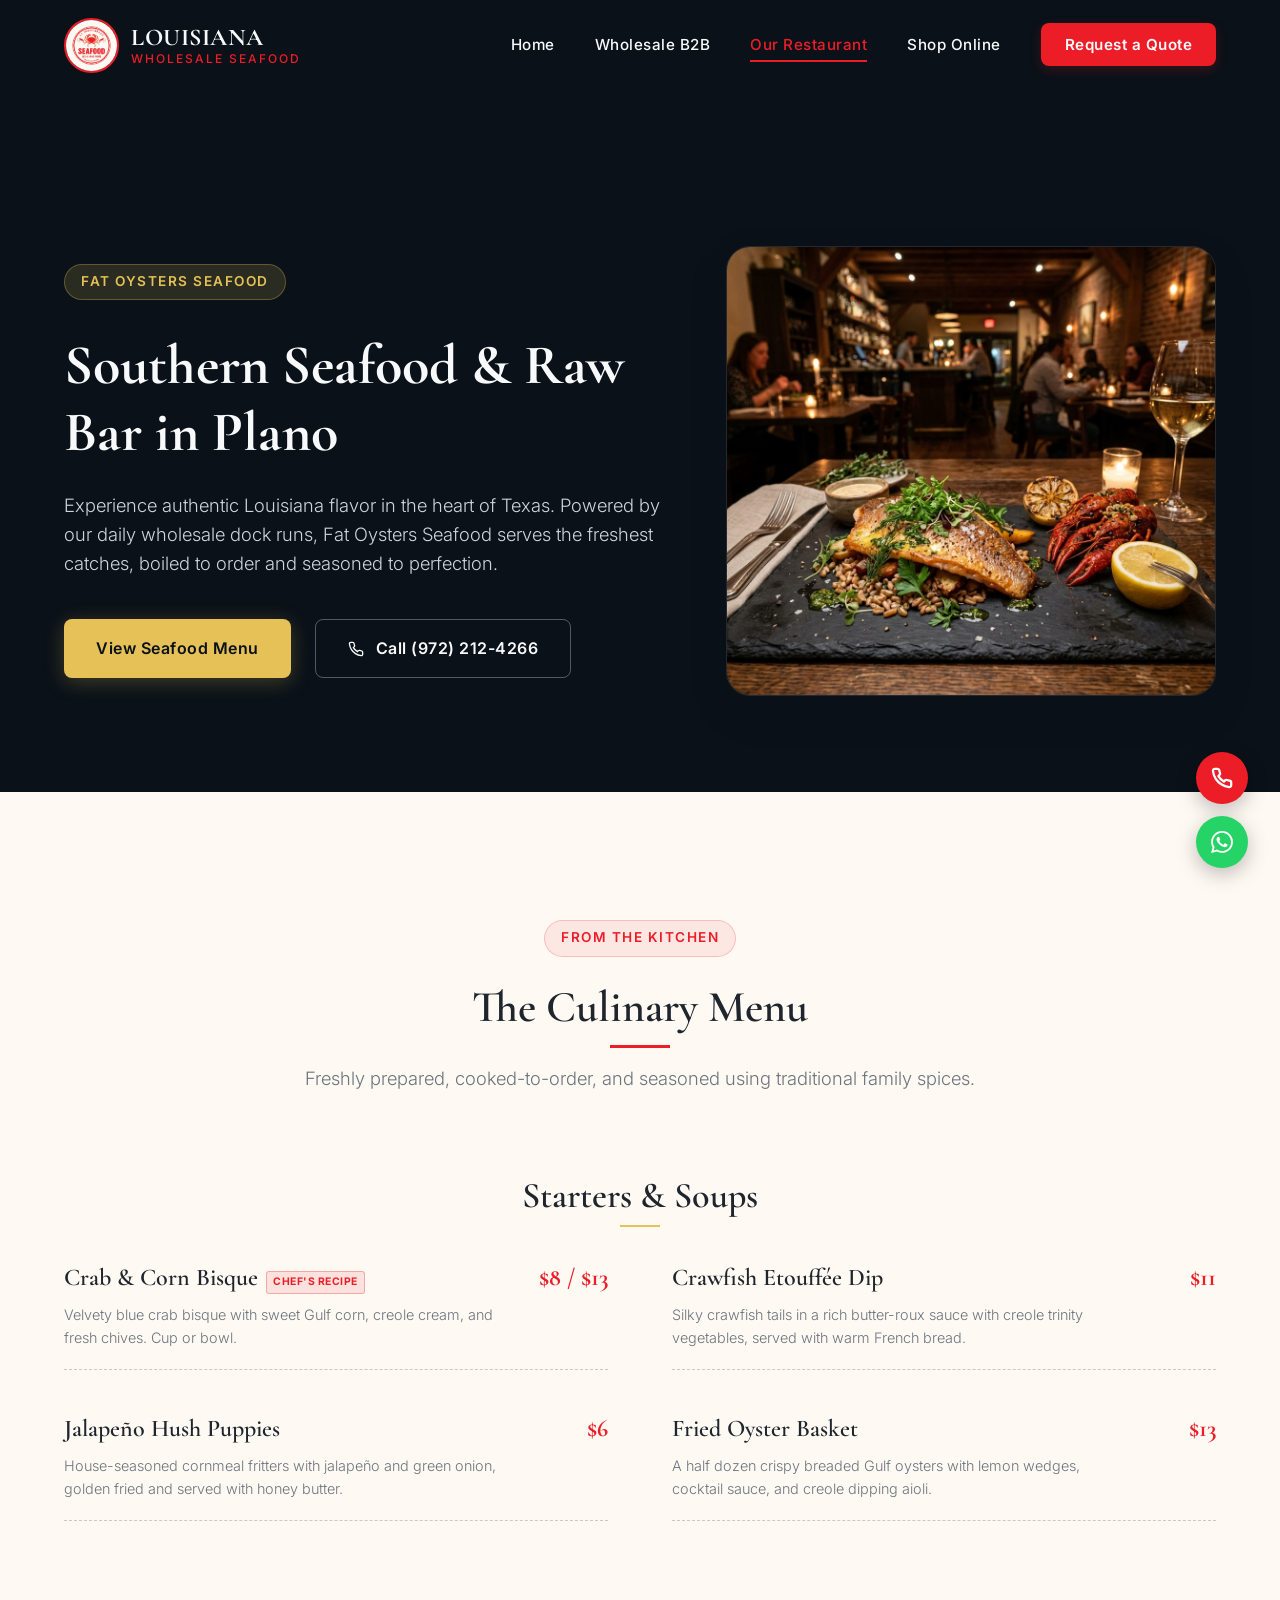
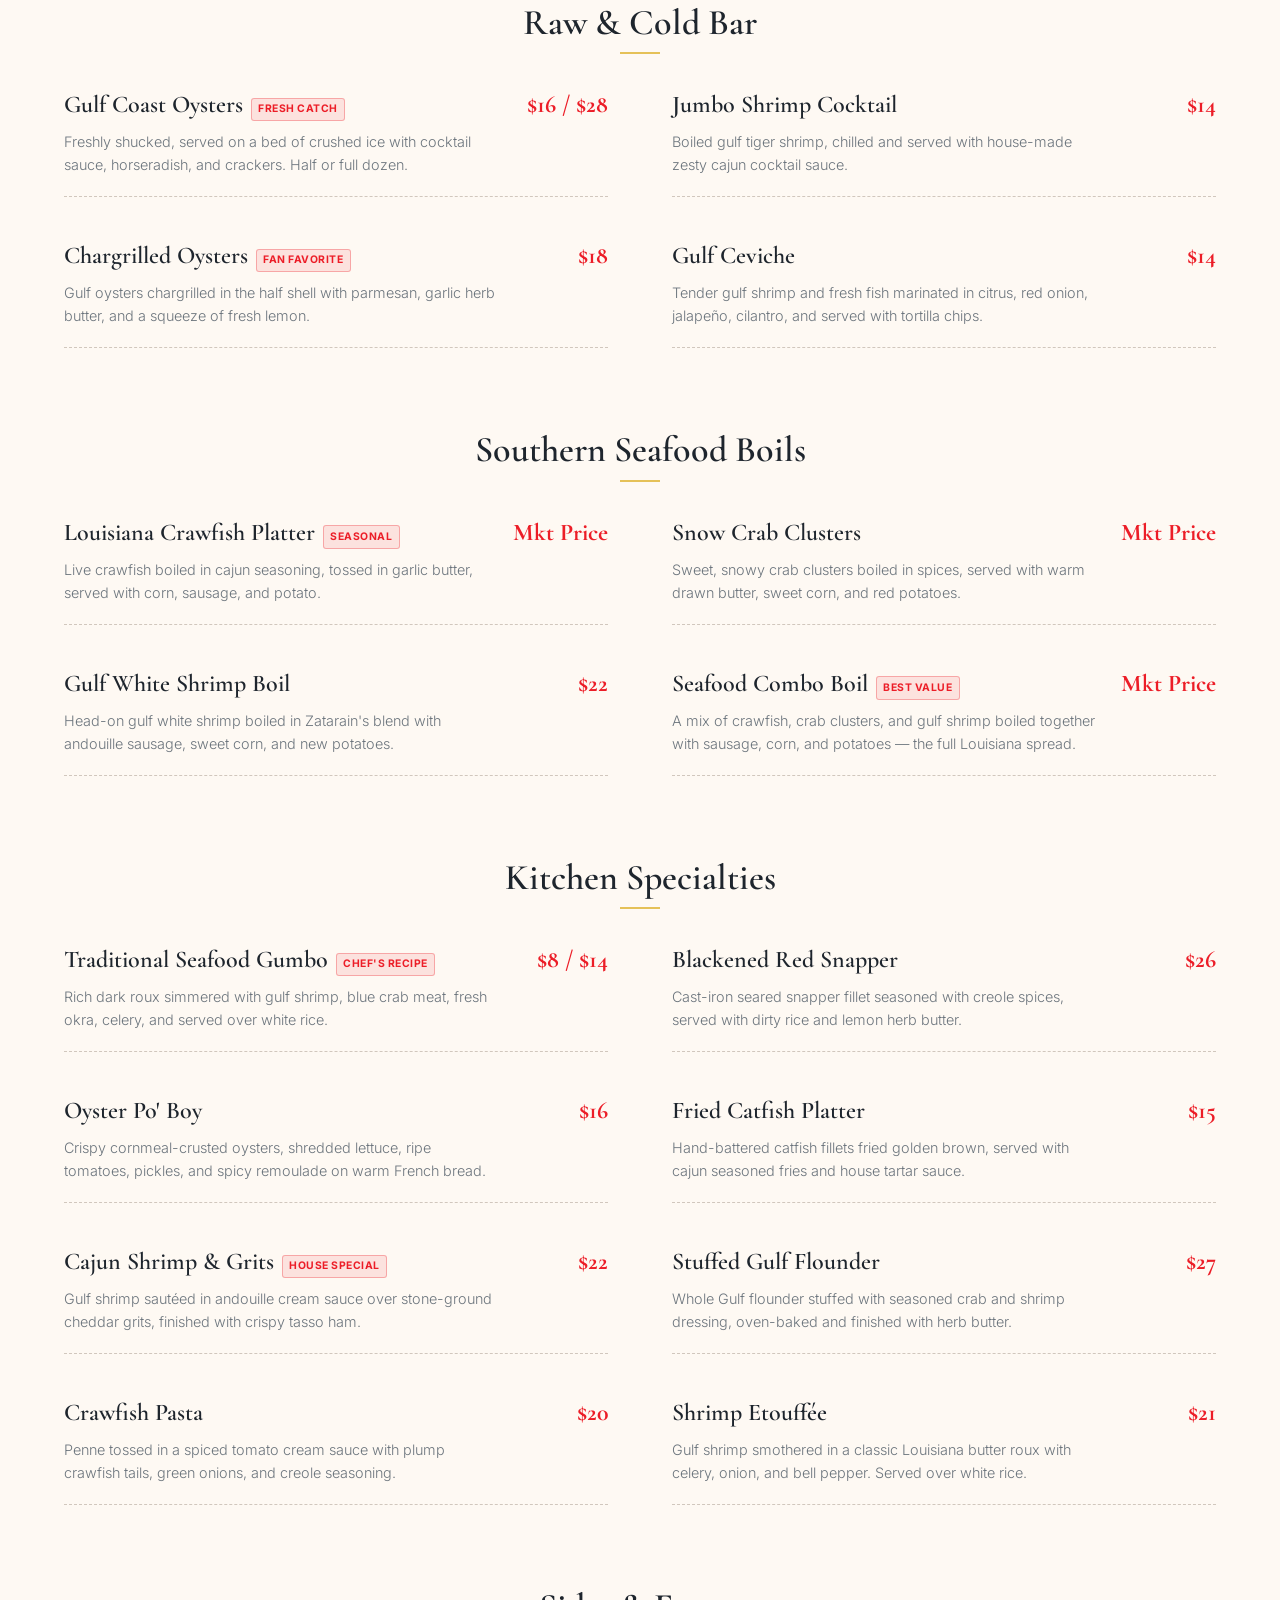
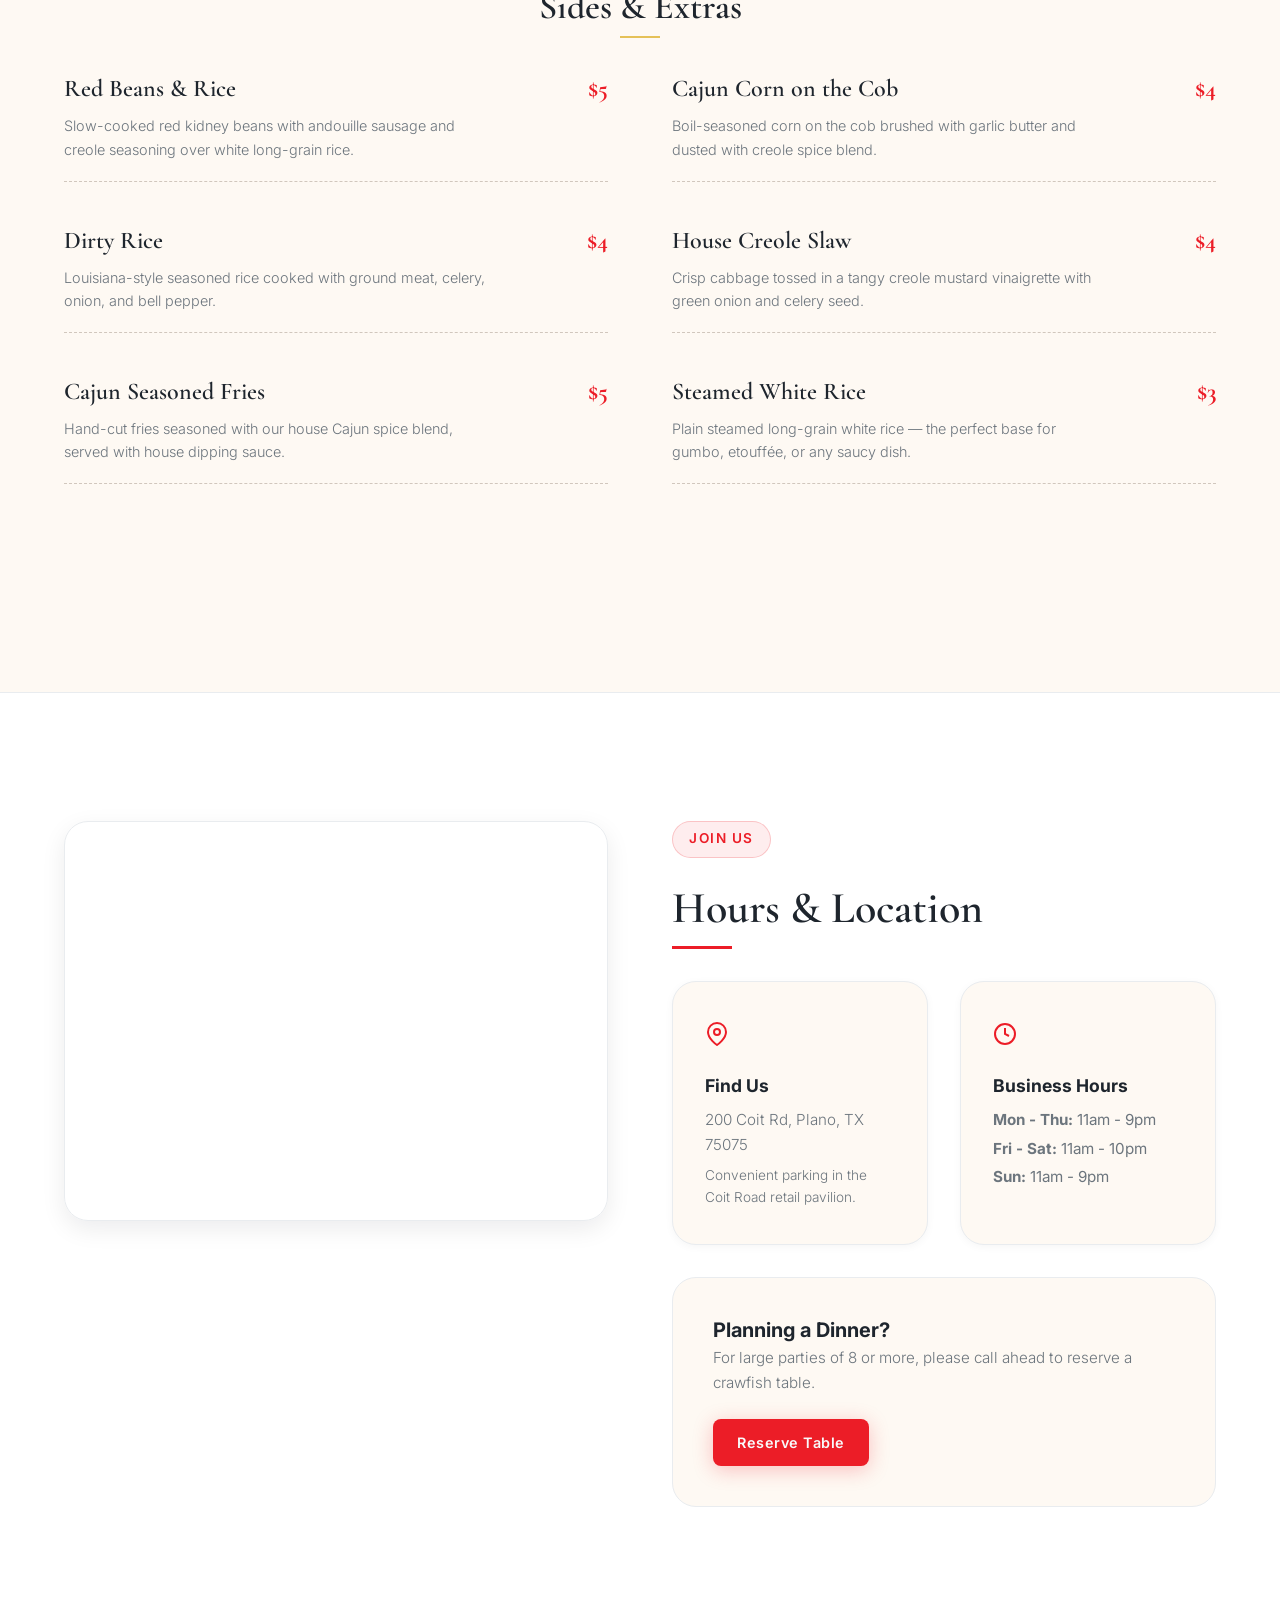
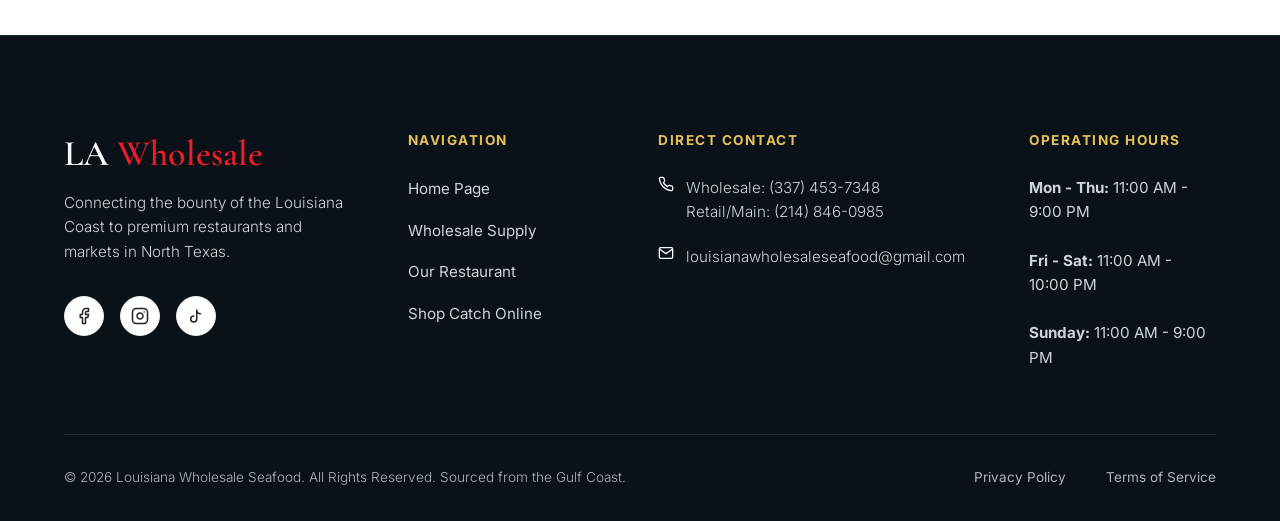
<file: restaurant.html>
<!DOCTYPE html>
<html lang="en">
<head>
    <meta charset="UTF-8">
    <meta name="viewport" content="width=device-width, initial-scale=1.0">
    <title>Fat Oysters Seafood Restaurant | Plano, TX</title>
    <meta name="description" content="Visit Fat Oysters Seafood in Plano, Texas. Savor fresh shucked oysters, authentic crawfish boils, creole gumbo, and southern fried favorites.">
    <link rel="canonical" href="https://louisianawholesaleseafood.com/restaurant.html">
    <link rel="icon" type="image/jpeg" href="assets/Logo.jpg">
    <link rel="apple-touch-icon" href="assets/Logo.jpg">
    <link rel="manifest" href="site.webmanifest">
    <meta name="theme-color" content="#EC1D27">
    <link rel="preconnect" href="https://fonts.googleapis.com">
    <link rel="preconnect" href="https://fonts.gstatic.com" crossorigin>
    <!-- Google Analytics 4 — replace G-XXXXXXXXXX with your Measurement ID -->
    <script async src="https://www.googletagmanager.com/gtag/js?id=G-XXXXXXXXXX"></script>
    <script>
        window.dataLayer = window.dataLayer || [];
        function gtag(){dataLayer.push(arguments);}
        gtag('js', new Date());
        gtag('config', 'G-XXXXXXXXXX');
    </script>

    <!-- Open Graph -->
    <meta property="og:type" content="restaurant">
    <meta property="og:url" content="https://louisianawholesaleseafood.com/restaurant.html">
    <meta property="og:title" content="Fat Oysters Seafood Restaurant | Plano, TX">
    <meta property="og:description" content="Authentic Louisiana seafood in the heart of Plano, TX. Fresh-shucked oysters, crawfish boils, creole gumbo, and southern fried favorites. Open daily 11am.">
    <meta property="og:image" content="https://louisianawholesaleseafood.com/assets/restaurant_vibe.png">
    <meta property="og:site_name" content="Louisiana Wholesale Seafood">

    <!-- Twitter Card -->
    <meta name="twitter:card" content="summary_large_image">
    <meta name="twitter:title" content="Fat Oysters Seafood Restaurant | Plano, TX">
    <meta name="twitter:description" content="Authentic Louisiana seafood in Plano, TX. Fresh oysters, crawfish boils, gumbo, and southern favorites. Open daily from 11am.">
    <meta name="twitter:image" content="https://louisianawholesaleseafood.com/assets/restaurant_vibe.png">

    <!-- Stylesheet -->
    <link rel="stylesheet" href="style.css">
</head>
<body class="dark-page" style="background-color: var(--color-bg-dark); color: var(--color-text-light);">
<a href="#main-content" class="skip-nav">Skip to main content</a>

    <!-- Main Navigation Header -->
    <header class="main-header" id="mainHeader">
        <div class="container header-container">
            <a href="index.html" class="logo-link">
                <img src="assets/Logo.jpg" alt="Louisiana Wholesale Seafood Logo" class="logo-img">
                <div class="logo-text">
                    LOUISIANA
                    <span>Wholesale Seafood</span>
                </div>
            </a>
            
            <!-- Mobile Menu Toggle Button -->
            <button class="menu-toggle" id="menuToggle" aria-label="Toggle navigation menu">
                <span></span>
                <span></span>
                <span></span>
            </button>
            
            <nav class="nav-bar" id="navBar">
                <ul class="nav-menu">
                    <li><a href="index.html" class="nav-link">Home</a></li>
                    <li><a href="wholesale.html" class="nav-link">Wholesale B2B</a></li>
                    <li><a href="restaurant.html" class="nav-link active">Our Restaurant</a></li>
                    <li><a href="https://lcwholesaleseafood.com/" target="_blank" rel="noopener noreferrer" class="nav-link">Shop Online</a></li>
                    <li><a href="wholesale.html#inquiry" class="nav-link nav-btn">Request a Quote</a></li>
                </ul>
            </nav>
        </div>
    </header>

    <!-- Restaurant Hero Section -->
    <main class="restaurant-content" id="main-content">
        <section class="restaurant-hero">
            <div class="container">
                <div class="restaurant-hero-grid">
                    <div>
                        <span class="badge" style="background-color: rgba(229, 193, 88, 0.15); border-color: rgba(229, 193, 88, 0.3); color: var(--color-accent);">Fat Oysters Seafood</span>
                        <h1 style="font-size: 3.5rem; margin-top: 0.5rem; margin-bottom: 1.5rem; color: var(--color-text-light);">Southern Seafood & Raw Bar in Plano</h1>
                        <p style="color: #CED4DA; font-size: 1.15rem; margin-bottom: 2.5rem;">Experience authentic Louisiana flavor in the heart of Texas. Powered by our daily wholesale dock runs, Fat Oysters Seafood serves the freshest catches, boiled to order and seasoned to perfection.</p>
                        
                        <div class="hero-btns" style="justify-content: flex-start;">
                            <a href="#menu" class="btn btn-gold">View Seafood Menu</a>
                            <a href="tel:9722124266" class="btn btn-outline">
                                <svg width="16" height="16" viewBox="0 0 24 24" fill="none" stroke="currentColor" stroke-width="2"><path d="M22 16.92v3a2 2 0 0 1-2.18 2 19.79 19.79 0 0 1-8.63-3.07 19.5 19.5 0 0 1-6-6 19.79 19.79 0 0 1-3.07-8.67A2 2 0 0 1 4.11 2h3a2 2 0 0 1 2 1.72 12.84 12.84 0 0 0 .7 2.81 2 2 0 0 1-.45 2.11L8.09 9.91a16 16 0 0 0 6 6l1.27-1.27a2 2 0 0 1 2.11-.45 12.84 12.84 0 0 0 2.81.7A2 2 0 0 1 22 16.92z"></path></svg>
                                Call (972) 212-4266
                            </a>
                        </div>
                    </div>
                    
                    <div class="restaurant-hero-img-wrapper">
                        <img src="assets/restaurant_vibe.png" alt="Fat Oysters Plated Seafood Dinner" class="restaurant-hero-img" loading="lazy">
                    </div>
                </div>
            </div>
        </section>

        <!-- Restaurant Menu Section (Light Background for Premium Culinary Contrast) -->
        <section class="restaurant-menu-section reveal-on-scroll" id="menu" style="color: var(--color-text-dark);">
            <div class="container">
                <div class="section-intro" style="margin-bottom: 5rem;">
                    <span class="badge" style="background-color: rgba(236, 29, 39, 0.08); border-color: rgba(236, 29, 39, 0.2); color: var(--color-primary);">From the Kitchen</span>
                    <h2 class="section-title">The Culinary Menu</h2>
                    <p style="color: var(--color-text-muted);">Freshly prepared, cooked-to-order, and seasoned using traditional family spices.</p>
                </div>

                <!-- Category 1: Starters & Soups -->
                <h3 class="menu-category-title">Starters & Soups</h3>
                <div class="menu-grid">
                    <div class="menu-item">
                        <div class="menu-item-info">
                            <div class="menu-item-header">
                                <span class="menu-item-name">Crab & Corn Bisque</span>
                                <span class="menu-item-badge">Chef's Recipe</span>
                            </div>
                            <p class="menu-item-desc">Velvety blue crab bisque with sweet Gulf corn, creole cream, and fresh chives. Cup or bowl.</p>
                        </div>
                        <span class="menu-item-price">$8 / $13</span>
                    </div>

                    <div class="menu-item">
                        <div class="menu-item-info">
                            <div class="menu-item-header">
                                <span class="menu-item-name">Crawfish Etouffée Dip</span>
                            </div>
                            <p class="menu-item-desc">Silky crawfish tails in a rich butter-roux sauce with creole trinity vegetables, served with warm French bread.</p>
                        </div>
                        <span class="menu-item-price">$11</span>
                    </div>

                    <div class="menu-item">
                        <div class="menu-item-info">
                            <div class="menu-item-header">
                                <span class="menu-item-name">Jalapeño Hush Puppies</span>
                            </div>
                            <p class="menu-item-desc">House-seasoned cornmeal fritters with jalapeño and green onion, golden fried and served with honey butter.</p>
                        </div>
                        <span class="menu-item-price">$6</span>
                    </div>

                    <div class="menu-item">
                        <div class="menu-item-info">
                            <div class="menu-item-header">
                                <span class="menu-item-name">Fried Oyster Basket</span>
                            </div>
                            <p class="menu-item-desc">A half dozen crispy breaded Gulf oysters with lemon wedges, cocktail sauce, and creole dipping aioli.</p>
                        </div>
                        <span class="menu-item-price">$13</span>
                    </div>
                </div>

                <!-- Category 2: Raw & Cold Bar -->
                <h3 class="menu-category-title">Raw & Cold Bar</h3>
                <div class="menu-grid">
                    <div class="menu-item">
                        <div class="menu-item-info">
                            <div class="menu-item-header">
                                <span class="menu-item-name">Gulf Coast Oysters</span>
                                <span class="menu-item-badge">Fresh Catch</span>
                            </div>
                            <p class="menu-item-desc">Freshly shucked, served on a bed of crushed ice with cocktail sauce, horseradish, and crackers. Half or full dozen.</p>
                        </div>
                        <span class="menu-item-price">$16 / $28</span>
                    </div>

                    <div class="menu-item">
                        <div class="menu-item-info">
                            <div class="menu-item-header">
                                <span class="menu-item-name">Jumbo Shrimp Cocktail</span>
                            </div>
                            <p class="menu-item-desc">Boiled gulf tiger shrimp, chilled and served with house-made zesty cajun cocktail sauce.</p>
                        </div>
                        <span class="menu-item-price">$14</span>
                    </div>

                    <div class="menu-item">
                        <div class="menu-item-info">
                            <div class="menu-item-header">
                                <span class="menu-item-name">Chargrilled Oysters</span>
                                <span class="menu-item-badge">Fan Favorite</span>
                            </div>
                            <p class="menu-item-desc">Gulf oysters chargrilled in the half shell with parmesan, garlic herb butter, and a squeeze of fresh lemon.</p>
                        </div>
                        <span class="menu-item-price">$18</span>
                    </div>

                    <div class="menu-item">
                        <div class="menu-item-info">
                            <div class="menu-item-header">
                                <span class="menu-item-name">Gulf Ceviche</span>
                            </div>
                            <p class="menu-item-desc">Tender gulf shrimp and fresh fish marinated in citrus, red onion, jalapeño, cilantro, and served with tortilla chips.</p>
                        </div>
                        <span class="menu-item-price">$14</span>
                    </div>
                </div>

                <!-- Category 3: Southern Seafood Boils -->
                <h3 class="menu-category-title">Southern Seafood Boils</h3>
                <div class="menu-grid">
                    <div class="menu-item">
                        <div class="menu-item-info">
                            <div class="menu-item-header">
                                <span class="menu-item-name">Louisiana Crawfish Platter</span>
                                <span class="menu-item-badge">Seasonal</span>
                            </div>
                            <p class="menu-item-desc">Live crawfish boiled in cajun seasoning, tossed in garlic butter, served with corn, sausage, and potato.</p>
                        </div>
                        <span class="menu-item-price">Mkt Price</span>
                    </div>

                    <div class="menu-item">
                        <div class="menu-item-info">
                            <div class="menu-item-header">
                                <span class="menu-item-name">Snow Crab Clusters</span>
                            </div>
                            <p class="menu-item-desc">Sweet, snowy crab clusters boiled in spices, served with warm drawn butter, sweet corn, and red potatoes.</p>
                        </div>
                        <span class="menu-item-price">Mkt Price</span>
                    </div>

                    <div class="menu-item">
                        <div class="menu-item-info">
                            <div class="menu-item-header">
                                <span class="menu-item-name">Gulf White Shrimp Boil</span>
                            </div>
                            <p class="menu-item-desc">Head-on gulf white shrimp boiled in Zatarain's blend with andouille sausage, sweet corn, and new potatoes.</p>
                        </div>
                        <span class="menu-item-price">$22</span>
                    </div>

                    <div class="menu-item">
                        <div class="menu-item-info">
                            <div class="menu-item-header">
                                <span class="menu-item-name">Seafood Combo Boil</span>
                                <span class="menu-item-badge">Best Value</span>
                            </div>
                            <p class="menu-item-desc">A mix of crawfish, crab clusters, and gulf shrimp boiled together with sausage, corn, and potatoes — the full Louisiana spread.</p>
                        </div>
                        <span class="menu-item-price">Mkt Price</span>
                    </div>
                </div>

                <!-- Category 4: Kitchen Specialties -->
                <h3 class="menu-category-title">Kitchen Specialties</h3>
                <div class="menu-grid">
                    <div class="menu-item">
                        <div class="menu-item-info">
                            <div class="menu-item-header">
                                <span class="menu-item-name">Traditional Seafood Gumbo</span>
                                <span class="menu-item-badge">Chef's Recipe</span>
                            </div>
                            <p class="menu-item-desc">Rich dark roux simmered with gulf shrimp, blue crab meat, fresh okra, celery, and served over white rice.</p>
                        </div>
                        <span class="menu-item-price">$8 / $14</span>
                    </div>

                    <div class="menu-item">
                        <div class="menu-item-info">
                            <div class="menu-item-header">
                                <span class="menu-item-name">Blackened Red Snapper</span>
                            </div>
                            <p class="menu-item-desc">Cast-iron seared snapper fillet seasoned with creole spices, served with dirty rice and lemon herb butter.</p>
                        </div>
                        <span class="menu-item-price">$26</span>
                    </div>

                    <div class="menu-item">
                        <div class="menu-item-info">
                            <div class="menu-item-header">
                                <span class="menu-item-name">Oyster Po' Boy</span>
                            </div>
                            <p class="menu-item-desc">Crispy cornmeal-crusted oysters, shredded lettuce, ripe tomatoes, pickles, and spicy remoulade on warm French bread.</p>
                        </div>
                        <span class="menu-item-price">$16</span>
                    </div>

                    <div class="menu-item">
                        <div class="menu-item-info">
                            <div class="menu-item-header">
                                <span class="menu-item-name">Fried Catfish Platter</span>
                            </div>
                            <p class="menu-item-desc">Hand-battered catfish fillets fried golden brown, served with cajun seasoned fries and house tartar sauce.</p>
                        </div>
                        <span class="menu-item-price">$15</span>
                    </div>

                    <div class="menu-item">
                        <div class="menu-item-info">
                            <div class="menu-item-header">
                                <span class="menu-item-name">Cajun Shrimp & Grits</span>
                                <span class="menu-item-badge">House Special</span>
                            </div>
                            <p class="menu-item-desc">Gulf shrimp sautéed in andouille cream sauce over stone-ground cheddar grits, finished with crispy tasso ham.</p>
                        </div>
                        <span class="menu-item-price">$22</span>
                    </div>

                    <div class="menu-item">
                        <div class="menu-item-info">
                            <div class="menu-item-header">
                                <span class="menu-item-name">Stuffed Gulf Flounder</span>
                            </div>
                            <p class="menu-item-desc">Whole Gulf flounder stuffed with seasoned crab and shrimp dressing, oven-baked and finished with herb butter.</p>
                        </div>
                        <span class="menu-item-price">$27</span>
                    </div>

                    <div class="menu-item">
                        <div class="menu-item-info">
                            <div class="menu-item-header">
                                <span class="menu-item-name">Crawfish Pasta</span>
                            </div>
                            <p class="menu-item-desc">Penne tossed in a spiced tomato cream sauce with plump crawfish tails, green onions, and creole seasoning.</p>
                        </div>
                        <span class="menu-item-price">$20</span>
                    </div>

                    <div class="menu-item">
                        <div class="menu-item-info">
                            <div class="menu-item-header">
                                <span class="menu-item-name">Shrimp Etouffée</span>
                            </div>
                            <p class="menu-item-desc">Gulf shrimp smothered in a classic Louisiana butter roux with celery, onion, and bell pepper. Served over white rice.</p>
                        </div>
                        <span class="menu-item-price">$21</span>
                    </div>
                </div>

                <!-- Category 5: Sides & Extras -->
                <h3 class="menu-category-title">Sides & Extras</h3>
                <div class="menu-grid">
                    <div class="menu-item">
                        <div class="menu-item-info">
                            <div class="menu-item-header">
                                <span class="menu-item-name">Red Beans & Rice</span>
                            </div>
                            <p class="menu-item-desc">Slow-cooked red kidney beans with andouille sausage and creole seasoning over white long-grain rice.</p>
                        </div>
                        <span class="menu-item-price">$5</span>
                    </div>

                    <div class="menu-item">
                        <div class="menu-item-info">
                            <div class="menu-item-header">
                                <span class="menu-item-name">Cajun Corn on the Cob</span>
                            </div>
                            <p class="menu-item-desc">Boil-seasoned corn on the cob brushed with garlic butter and dusted with creole spice blend.</p>
                        </div>
                        <span class="menu-item-price">$4</span>
                    </div>

                    <div class="menu-item">
                        <div class="menu-item-info">
                            <div class="menu-item-header">
                                <span class="menu-item-name">Dirty Rice</span>
                            </div>
                            <p class="menu-item-desc">Louisiana-style seasoned rice cooked with ground meat, celery, onion, and bell pepper.</p>
                        </div>
                        <span class="menu-item-price">$4</span>
                    </div>

                    <div class="menu-item">
                        <div class="menu-item-info">
                            <div class="menu-item-header">
                                <span class="menu-item-name">House Creole Slaw</span>
                            </div>
                            <p class="menu-item-desc">Crisp cabbage tossed in a tangy creole mustard vinaigrette with green onion and celery seed.</p>
                        </div>
                        <span class="menu-item-price">$4</span>
                    </div>

                    <div class="menu-item">
                        <div class="menu-item-info">
                            <div class="menu-item-header">
                                <span class="menu-item-name">Cajun Seasoned Fries</span>
                            </div>
                            <p class="menu-item-desc">Hand-cut fries seasoned with our house Cajun spice blend, served with house dipping sauce.</p>
                        </div>
                        <span class="menu-item-price">$5</span>
                    </div>

                    <div class="menu-item">
                        <div class="menu-item-info">
                            <div class="menu-item-header">
                                <span class="menu-item-name">Steamed White Rice</span>
                            </div>
                            <p class="menu-item-desc">Plain steamed long-grain white rice — the perfect base for gumbo, etouffée, or any saucy dish.</p>
                        </div>
                        <span class="menu-item-price">$3</span>
                    </div>
                </div>
            </div>
        </section>

        <!-- Location, Hours & Reservations -->
        <section class="restaurant-details-section reveal-on-scroll" id="location">
            <div class="container">
                <div class="details-grid">
                    
                    <!-- Left: Google Maps Embed (Plano location) -->
                    <div class="map-card">
                        <!-- Emded Google Map for 200 Coit Rd, Plano, TX -->
                        <iframe src="https://www.google.com/maps/embed?pb=!1m18!1m12!1m3!1d3348.6750012739343!2d-96.76918802345842!3d33.012351273565036!2m3!1f0!2f0!3f0!3m2!1i1024!2i768!4f13.1!3m3!1m2!1s0x864c2201bcf5a2a9%3A0xe54e6015694b29bb!2s200%20Coit%20Rd%2C%20Plano%2C%20TX%2075075!5e0!3m2!1sen!2sus!4v1718320000000!5m2!1sen!2sus" allowfullscreen="" loading="lazy" referrerpolicy="no-referrer-when-downgrade"></iframe>
                    </div>

                    <!-- Right: Info cards & reservations link -->
                    <div>
                        <span class="badge" style="background-color: rgba(236, 29, 39, 0.08); border-color: rgba(236, 29, 39, 0.2); color: var(--color-primary); margin-bottom: 1.5rem;">Join Us</span>
                        <h2 class="section-title-left" style="color: var(--color-text-dark); margin-bottom: 2rem;">Hours & Location</h2>
                        
                        <div class="info-cards">
                            <div class="info-card">
                                <div class="info-card-icon">
                                    <svg width="24" height="24" viewBox="0 0 24 24" fill="none" stroke="currentColor" stroke-width="2"><path d="M21 10c0 7-9 13-9 13s-9-6-9-13a9 9 0 0 1 18 0z"></path><circle cx="12" cy="10" r="3"></circle></svg>
                                </div>
                                <h4>Find Us</h4>
                                <p>200 Coit Rd, Plano, TX 75075</p>
                                <p style="font-size: 0.85rem; color: var(--color-text-muted); margin-top: 0.5rem;">Convenient parking in the Coit Road retail pavilion.</p>
                            </div>

                            <div class="info-card">
                                <div class="info-card-icon">
                                    <svg width="24" height="24" viewBox="0 0 24 24" fill="none" stroke="currentColor" stroke-width="2"><circle cx="12" cy="12" r="10"></circle><polyline points="12 6 12 12 16 14"></polyline></svg>
                                </div>
                                <h4>Business Hours</h4>
                                <ul>
                                    <li><strong>Mon - Thu:</strong> 11am - 9pm</li>
                                    <li><strong>Fri - Sat:</strong> 11am - 10pm</li>
                                    <li><strong>Sun:</strong> 11am - 9pm</li>
                                </ul>
                            </div>
                        </div>

                        <!-- Reservation Callout -->
                        <div style="background-color: var(--color-bg-light); border-radius: var(--border-radius-lg); padding: 2.5rem; margin-top: 2rem; border: 1px solid var(--color-border); display: flex; align-items: center; justify-content: space-between; flex-wrap: wrap; gap: 1.5rem;">
                            <div>
                                <h4 style="font-family: var(--font-sans); font-size: 1.25rem; font-weight: 700; color: var(--color-text-dark); margin-bottom: 0.25rem;">Planning a Dinner?</h4>
                                <p style="font-size: 0.95rem; color: var(--color-text-muted);">For large parties of 8 or more, please call ahead to reserve a crawfish table.</p>
                            </div>
                            <a href="tel:9722124266" class="btn btn-primary" style="padding: 0.75rem 1.5rem; font-size: 0.9rem;">
                                Reserve Table
                            </a>
                        </div>
                    </div>
                </div>
            </div>
        </section>
    </main>

    <!-- Main Footer -->
    <footer class="main-footer">
        <div class="container">
            <div class="footer-grid">
                <div class="footer-brand">
                    <h3>LA <span>Wholesale</span></h3>
                    <p>Connecting the bounty of the Louisiana Coast to premium restaurants and markets in North Texas.</p>
                    <div class="social-links">
                        <a href="https://www.facebook.com/people/Louisiana-Wholesale-Seafood/100092294745550/" target="_blank" rel="noopener noreferrer" class="social-icon" aria-label="Facebook">
                            <svg width="18" height="18" viewBox="0 0 24 24" fill="none" stroke="currentColor" stroke-width="2" stroke-linecap="round" stroke-linejoin="round"><path d="M18 2h-3a5 5 0 0 0-5 5v3H7v4h3v8h4v-8h3l1-4h-4V7a1 1 0 0 1 1-1h3z"></path></svg>
                        </a>
                        <a href="https://www.instagram.com/fatoysterseafood.restaurant/" target="_blank" rel="noopener noreferrer" class="social-icon" aria-label="Instagram">
                            <svg width="18" height="18" viewBox="0 0 24 24" fill="none" stroke="currentColor" stroke-width="2" stroke-linecap="round" stroke-linejoin="round"><rect x="2" y="2" width="20" height="20" rx="5" ry="5"></rect><path d="M16 11.37A4 4 0 1 1 12.63 8 4 4 0 0 1 16 11.37z"></path><line x1="17.5" y1="6.5" x2="17.51" y2="6.5"></line></svg>
                        </a>
                        <a href="https://www.tiktok.com/@fatoysterseafood" target="_blank" rel="noopener noreferrer" class="social-icon" aria-label="TikTok">
                            <svg width="18" height="18" viewBox="0 0 24 24" fill="none" stroke="currentColor" stroke-width="2" stroke-linecap="round" stroke-linejoin="round"><path d="M9 12a4 4 0 1 0 4 4V4a5 5 0 0 0 5 5"></path></svg>
                        </a>
                    </div>
                </div>

                <div>
                    <h4 class="footer-title">Navigation</h4>
                    <ul class="footer-links">
                        <li><a href="index.html" class="footer-link">Home Page</a></li>
                        <li><a href="wholesale.html" class="footer-link">Wholesale Supply</a></li>
                        <li><a href="restaurant.html" class="footer-link">Our Restaurant</a></li>
                        <li><a href="https://lcwholesaleseafood.com/" target="_blank" rel="noopener noreferrer" class="footer-link">Shop Catch Online</a></li>
                    </ul>
                </div>

                <div>
                    <h4 class="footer-title">Direct Contact</h4>
                    <div class="footer-contact-item">
                        <svg width="16" height="16" viewBox="0 0 24 24" fill="none" stroke="currentColor" stroke-width="2"><path d="M22 16.92v3a2 2 0 0 1-2.18 2 19.79 19.79 0 0 1-8.63-3.07 19.5 19.5 0 0 1-6-6 19.79 19.79 0 0 1-3.07-8.67A2 2 0 0 1 4.11 2h3a2 2 0 0 1 2 1.72 12.84 12.84 0 0 0 .7 2.81 2 2 0 0 1-.45 2.11L8.09 9.91a16 16 0 0 0 6 6l1.27-1.27a2 2 0 0 1 2.11-.45 12.84 12.84 0 0 0 2.81.7A2 2 0 0 1 22 16.92z"></path></svg>
                        <p>Wholesale: (337) 453-7348<br>Retail/Main: (214) 846-0985</p>
                    </div>
                    <div class="footer-contact-item">
                        <svg width="16" height="16" viewBox="0 0 24 24" fill="none" stroke="currentColor" stroke-width="2"><path d="M4 4h16c1.1 0 2 .9 2 2v12c0 1.1-.9 2-2 2H4c-1.1 0-2-.9-2-2V6c0-1.1.9-2 2-2z"></path><polyline points="22,6 12,13 2,6"></polyline></svg>
                        <p>louisianawholesaleseafood@gmail.com</p>
                    </div>
                </div>

                <div>
                    <h4 class="footer-title">Operating Hours</h4>
                    <ul class="footer-links" style="color: #CED4DA; font-size: 0.95rem;">
                        <li style="margin-bottom: 0.5rem;"><strong>Mon - Thu:</strong> 11:00 AM - 9:00 PM</li>
                        <li style="margin-bottom: 0.5rem;"><strong>Fri - Sat:</strong> 11:00 AM - 10:00 PM</li>
                        <li><strong>Sunday:</strong> 11:00 AM - 9:00 PM</li>
                    </ul>
                </div>
            </div>
            
            <div class="footer-bottom">
                <p>&copy; 2026 Louisiana Wholesale Seafood. All Rights Reserved. Sourced from the Gulf Coast.</p>
                <div class="footer-bottom-links">
                    <a href="privacy.html" class="footer-bottom-link">Privacy Policy</a>
                    <a href="terms.html" class="footer-bottom-link">Terms of Service</a>
                </div>
            </div>
        </div>
    </footer>

    <!-- Floating CTA Buttons -->
    <div class="floating-cta" aria-label="Quick contact options">
        <button class="fab fab-top" id="backToTop" aria-label="Back to top">
            <svg width="20" height="20" viewBox="0 0 24 24" fill="none" stroke="currentColor" stroke-width="2.5" stroke-linecap="round" stroke-linejoin="round"><polyline points="18 15 12 9 6 15"></polyline></svg>
            <span class="fab-tooltip fab-tooltip-left">Back to Top</span>
        </button>
        <a href="tel:9722124266" class="fab fab-call" aria-label="Call restaurant">
            <svg width="22" height="22" viewBox="0 0 24 24" fill="none" stroke="currentColor" stroke-width="2.5" stroke-linecap="round" stroke-linejoin="round"><path d="M22 16.92v3a2 2 0 0 1-2.18 2 19.79 19.79 0 0 1-8.63-3.07 19.5 19.5 0 0 1-6-6 19.79 19.79 0 0 1-3.07-8.67A2 2 0 0 1 4.11 2h3a2 2 0 0 1 2 1.72 12.84 12.84 0 0 0 .7 2.81 2 2 0 0 1-.45 2.11L8.09 9.91a16 16 0 0 0 6 6l1.27-1.27a2 2 0 0 1 2.11-.45 12.84 12.84 0 0 0 2.81.7A2 2 0 0 1 22 16.92z"></path></svg>
            <span class="fab-tooltip">(972) 212-4266</span>
        </a>
        <a href="https://wa.me/19722124266?text=Hi%2C%20I%27d%20like%20to%20make%20a%20reservation%20at%20Fat%20Oysters." target="_blank" rel="noopener noreferrer" class="fab fab-whatsapp" aria-label="WhatsApp restaurant">
            <svg width="22" height="22" viewBox="0 0 24 24" fill="currentColor"><path d="M17.472 14.382c-.297-.149-1.758-.867-2.03-.967-.273-.099-.471-.148-.67.15-.197.297-.767.966-.94 1.164-.173.199-.347.223-.644.075-.297-.15-1.255-.463-2.39-1.475-.883-.788-1.48-1.761-1.653-2.059-.173-.297-.018-.458.13-.606.134-.133.298-.347.446-.52.149-.174.198-.298.298-.497.099-.198.05-.371-.025-.52-.075-.149-.669-1.612-.916-2.207-.242-.579-.487-.5-.669-.51-.173-.008-.371-.01-.57-.01-.198 0-.52.074-.792.372-.272.297-1.04 1.016-1.04 2.479 0 1.462 1.065 2.875 1.213 3.074.149.198 2.096 3.2 5.077 4.487.709.306 1.262.489 1.694.625.712.227 1.36.195 1.871.118.571-.085 1.758-.719 2.006-1.413.248-.694.248-1.289.173-1.413-.074-.124-.272-.198-.57-.347m-5.421 7.403h-.004a9.87 9.87 0 0 1-5.031-1.378l-.361-.214-3.741.982.998-3.648-.235-.374a9.86 9.86 0 0 1-1.51-5.26c.001-5.45 4.436-9.884 9.888-9.884 2.64 0 5.122 1.03 6.988 2.898a9.825 9.825 0 0 1 2.893 6.994c-.003 5.45-4.437 9.884-9.885 9.884m8.413-18.297A11.815 11.815 0 0 0 12.05 0C5.495 0 .16 5.335.157 11.892c0 2.096.547 4.142 1.588 5.945L.057 24l6.305-1.654a11.882 11.882 0 0 0 5.683 1.448h.005c6.554 0 11.89-5.335 11.893-11.893a11.821 11.821 0 0 0-3.48-8.413z"/></svg>
            <span class="fab-tooltip">Reserve a Table</span>
        </a>
    </div>

    <!-- Script file -->
    <script src="app.js"></script>

    <!-- JSON-LD Structured Data -->
    <script type="application/ld+json">
    {
        "@context": "https://schema.org",
        "@type": "Restaurant",
        "name": "Fat Oysters Seafood",
        "description": "Authentic Louisiana seafood restaurant in Plano, TX serving fresh-shucked oysters, crawfish boils, creole gumbo, blackened fish, and classic southern favorites.",
        "url": "https://louisianawholesaleseafood.com/restaurant.html",
        "telephone": "+19722124266",
        "address": {
            "@type": "PostalAddress",
            "streetAddress": "200 Coit Rd",
            "addressLocality": "Plano",
            "addressRegion": "TX",
            "postalCode": "75075",
            "addressCountry": "US"
        },
        "geo": {
            "@type": "GeoCoordinates",
            "latitude": 33.012351,
            "longitude": -96.769188
        },
        "openingHoursSpecification": [
            {"@type": "OpeningHoursSpecification", "dayOfWeek": ["Monday","Tuesday","Wednesday","Thursday","Sunday"], "opens": "11:00", "closes": "21:00"},
            {"@type": "OpeningHoursSpecification", "dayOfWeek": ["Friday","Saturday"], "opens": "11:00", "closes": "22:00"}
        ],
        "servesCuisine": ["Cajun", "Seafood", "Southern", "Louisiana"],
        "priceRange": "$$",
        "image": "assets/restaurant_vibe.png",
        "hasMenu": "https://louisianawholesaleseafood.com/restaurant.html#menu",
        "acceptsReservations": true,
        "sameAs": [
            "https://www.facebook.com/people/Louisiana-Wholesale-Seafood/100092294745550/",
            "https://www.instagram.com/fatoysterseafood.restaurant/",
            "https://www.tiktok.com/@fatoysterseafood"
        ]
    }
    </script>

    <!-- Mobile Bottom Navigation Bar -->
    <nav class="mob-nav" aria-label="Mobile quick navigation">
        <a href="index.html" class="mob-nav-item" data-mbn="home">
            <svg viewBox="0 0 24 24" fill="none" stroke="currentColor" stroke-width="2" stroke-linecap="round" stroke-linejoin="round" aria-hidden="true"><path d="M3 9l9-7 9 7v11a2 2 0 0 1-2 2H5a2 2 0 0 1-2-2z"></path><polyline points="9 22 9 12 15 12 15 22"></polyline></svg>
            <span>Home</span>
        </a>
        <a href="wholesale.html" class="mob-nav-item" data-mbn="wholesale">
            <svg viewBox="0 0 24 24" fill="none" stroke="currentColor" stroke-width="2" stroke-linecap="round" stroke-linejoin="round" aria-hidden="true"><rect x="2" y="7" width="20" height="14" rx="2" ry="2"></rect><path d="M16 21V5a2 2 0 0 0-2-2h-4a2 2 0 0 0-2 2v16"></path></svg>
            <span>B2B</span>
        </a>
        <a href="restaurant.html" class="mob-nav-item" data-mbn="restaurant">
            <svg viewBox="0 0 24 24" fill="none" stroke="currentColor" stroke-width="2" stroke-linecap="round" stroke-linejoin="round" aria-hidden="true"><path d="M18 8h1a4 4 0 0 1 0 8h-1"></path><path d="M2 8h16v9a4 4 0 0 1-4 4H6a4 4 0 0 1-4-4V8z"></path><line x1="6" y1="1" x2="6" y2="4"></line><line x1="10" y1="1" x2="10" y2="4"></line><line x1="14" y1="1" x2="14" y2="4"></line></svg>
            <span>Dine In</span>
        </a>
        <a href="tel:+12148460985" class="mob-nav-item mob-nav-call">
            <svg viewBox="0 0 24 24" fill="none" stroke="currentColor" stroke-width="2" stroke-linecap="round" stroke-linejoin="round" aria-hidden="true"><path d="M22 16.92v3a2 2 0 0 1-2.18 2 19.79 19.79 0 0 1-8.63-3.07A19.5 19.5 0 0 1 4.5 10.5 19.79 19.79 0 0 1 1.43 1.85 2 2 0 0 1 3.41 0h3a2 2 0 0 1 2 1.72 12.84 12.84 0 0 0 .7 2.81 2 2 0 0 1-.45 2.11L8.09 9a16 16 0 0 0 6.91 6.91l1.27-1.27a2 2 0 0 1 2.11-.45 12.84 12.84 0 0 0 2.81.7A2 2 0 0 1 22 16.92z"></path></svg>
            <span>Call Us</span>
        </a>
        <a href="wholesale.html#inquiry" class="mob-nav-item mob-nav-cta">
            <svg viewBox="0 0 24 24" fill="none" stroke="currentColor" stroke-width="2" stroke-linecap="round" stroke-linejoin="round" aria-hidden="true"><path d="M16 4h2a2 2 0 0 1 2 2v14a2 2 0 0 1-2 2H6a2 2 0 0 1-2-2V6a2 2 0 0 1 2-2h2"></path><rect x="8" y="2" width="8" height="4" rx="1" ry="1"></rect><line x1="9" y1="12" x2="15" y2="12"></line><line x1="9" y1="16" x2="13" y2="16"></line></svg>
            <span>Quote</span>
        </a>
    </nav>

</body>
</html>
</file>
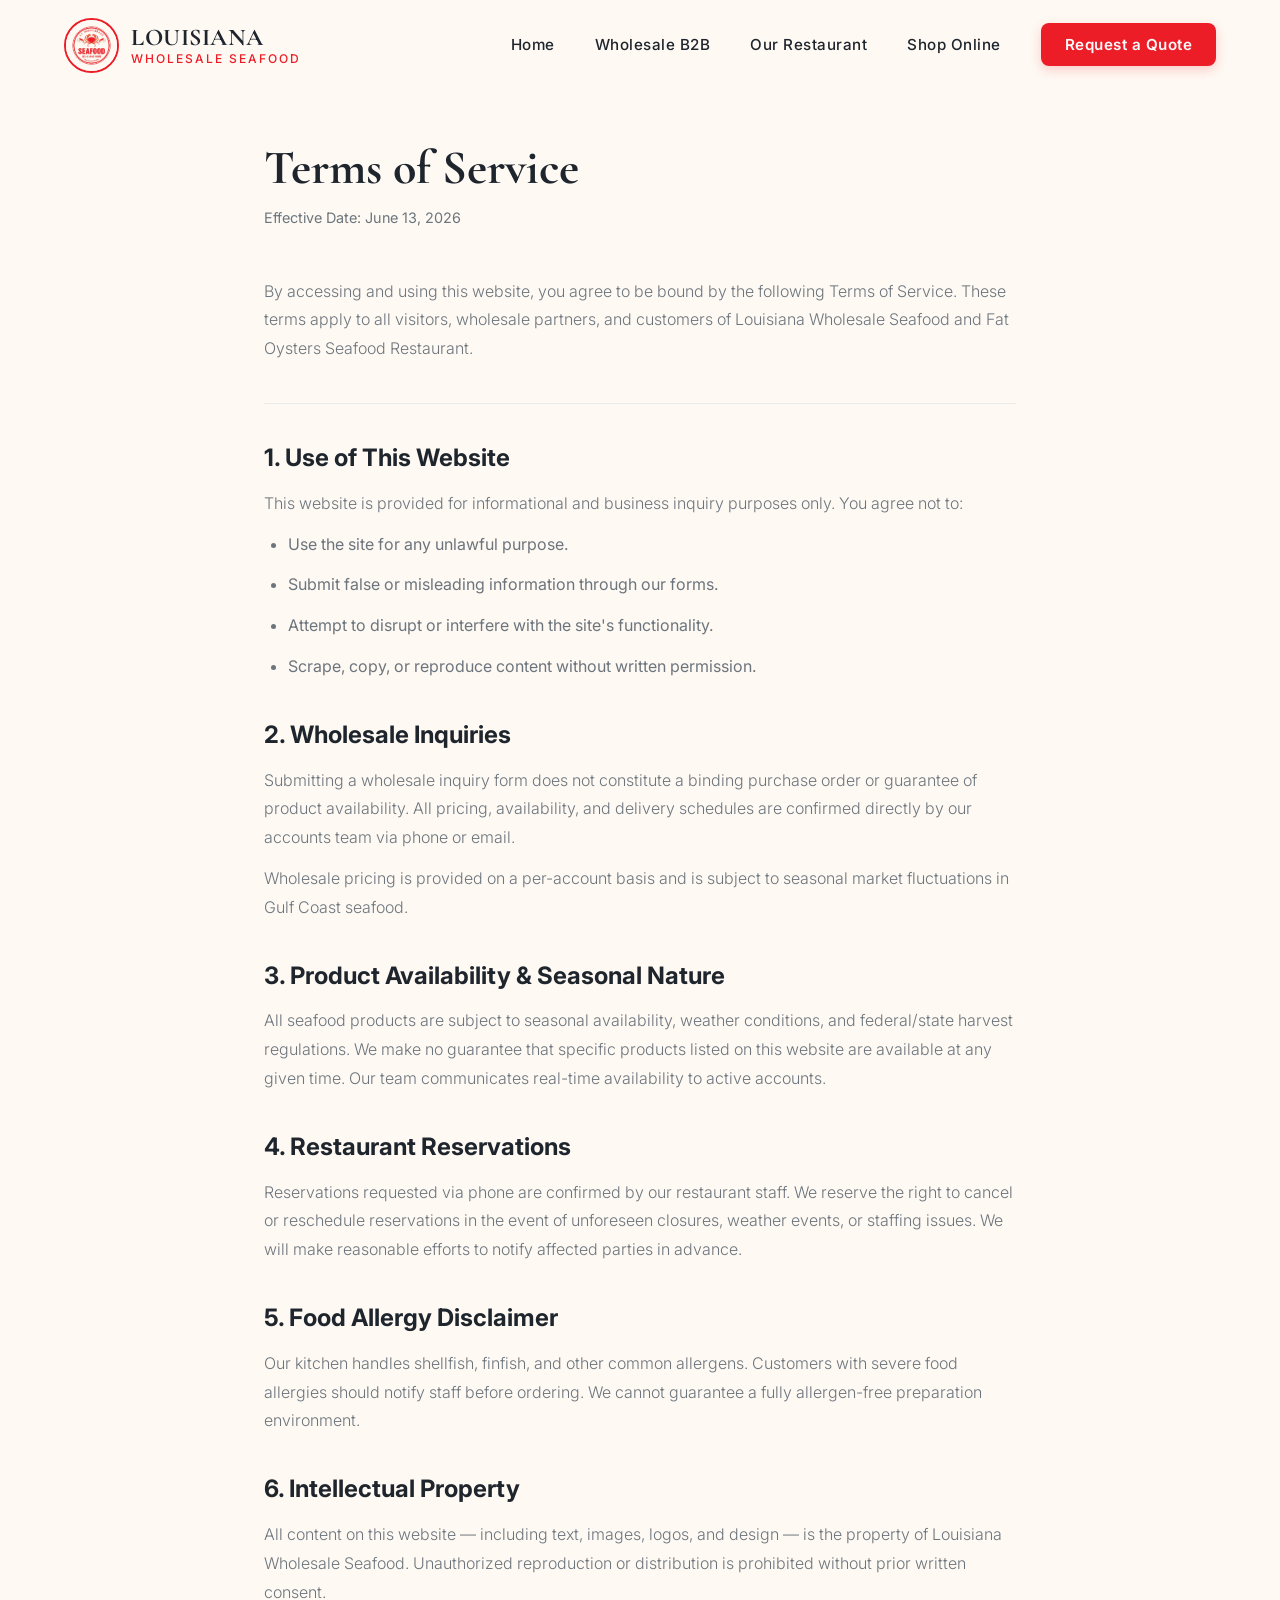
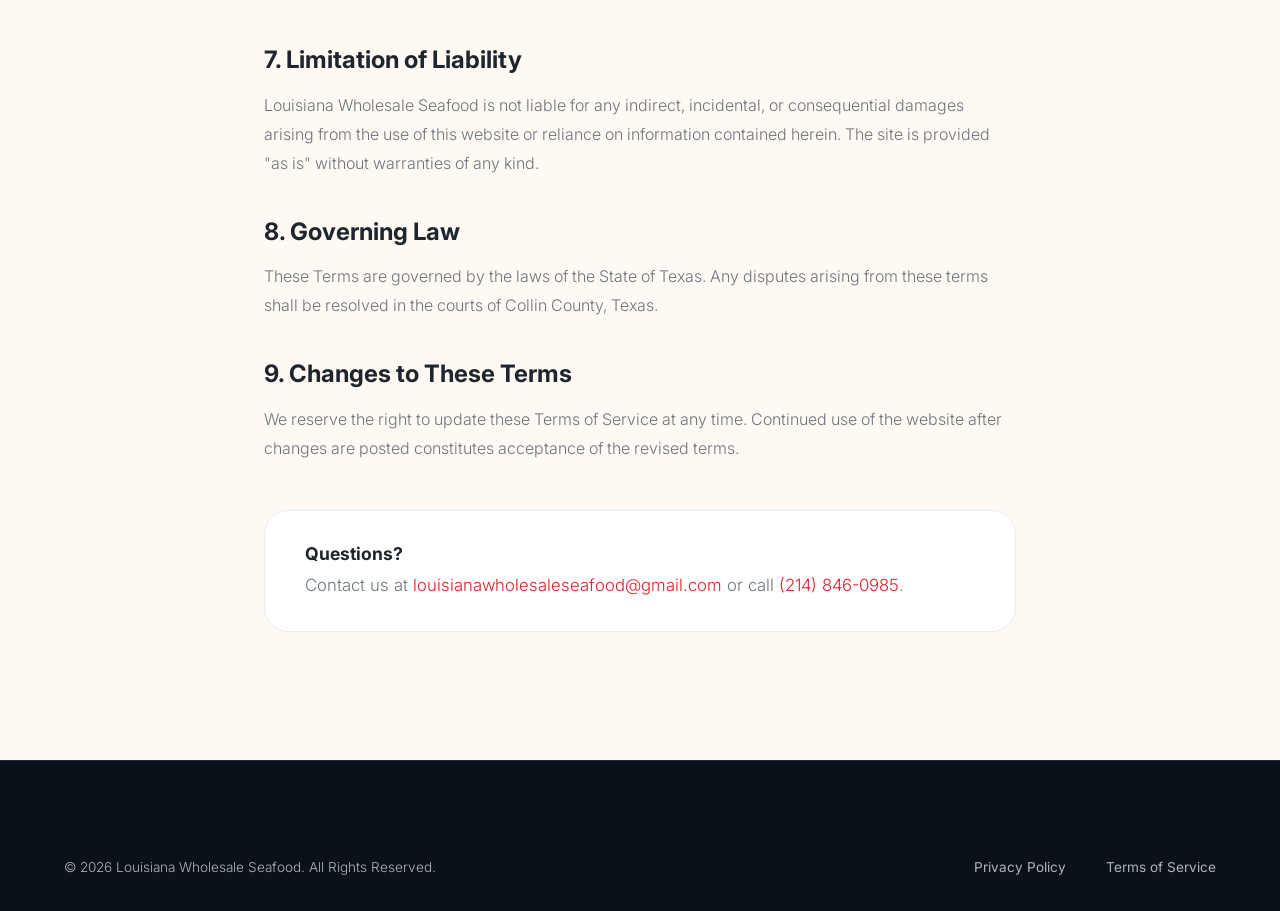
<file: terms.html>
<!DOCTYPE html>
<html lang="en">
<head>
    <meta charset="UTF-8">
    <meta name="viewport" content="width=device-width, initial-scale=1.0">
    <title>Terms of Service | Louisiana Wholesale Seafood</title>
    <meta name="description" content="Terms of Service for Louisiana Wholesale Seafood and Fat Oysters Seafood Restaurant.">
    <link rel="canonical" href="https://louisianawholesaleseafood.com/terms.html">
    <meta name="robots" content="noindex, follow">

    <!-- Open Graph -->
    <meta property="og:type" content="website">
    <meta property="og:title" content="Terms of Service | Louisiana Wholesale Seafood">
    <meta property="og:site_name" content="Louisiana Wholesale Seafood">

    <link rel="preconnect" href="https://fonts.googleapis.com">
    <link rel="preconnect" href="https://fonts.gstatic.com" crossorigin>
    <!-- Google Analytics 4 — replace G-XXXXXXXXXX with your Measurement ID -->
    <script async src="https://www.googletagmanager.com/gtag/js?id=G-XXXXXXXXXX"></script>
    <script>
        window.dataLayer = window.dataLayer || [];
        function gtag(){dataLayer.push(arguments);}
        gtag('js', new Date());
        gtag('config', 'G-XXXXXXXXXX');
    </script>
    <link rel="stylesheet" href="style.css">

    <style>
        .legal-page {
            padding-top: 140px;
            padding-bottom: 8rem;
            background-color: var(--color-bg-light);
        }
        .legal-page .container {
            max-width: 800px;
        }
        .legal-heading {
            font-size: 3rem;
            margin-bottom: 0.5rem;
        }
        .legal-date {
            font-size: 0.9rem;
            color: var(--color-text-muted);
            margin-bottom: 3rem;
            display: block;
        }
        .legal-section {
            margin-bottom: 2.5rem;
        }
        .legal-section h2 {
            font-size: 1.5rem;
            font-family: var(--font-sans);
            font-weight: 700;
            color: var(--color-text-dark);
            margin-bottom: 1rem;
        }
        .legal-section h2::after { display: none; }
        .legal-section p, .legal-section li {
            color: var(--color-text-muted);
            font-size: 1rem;
            line-height: 1.8;
            margin-bottom: 0.75rem;
        }
        .legal-section ul {
            padding-left: 1.5rem;
            list-style: disc;
        }
        .legal-divider {
            border: none;
            border-top: 1px solid var(--color-border);
            margin: 2.5rem 0;
        }
        .legal-contact-box {
            background-color: var(--color-bg-card);
            border: 1px solid var(--color-border);
            border-radius: var(--border-radius-lg);
            padding: 2rem 2.5rem;
            margin-top: 3rem;
        }
        .legal-contact-box h3 {
            font-family: var(--font-sans);
            font-size: 1.1rem;
            font-weight: 700;
            margin-bottom: 0.5rem;
        }
        .legal-contact-box h3::after { display: none; }
    </style>
</head>
<body>

    <header class="main-header scrolled" id="mainHeader">
        <div class="container header-container">
            <a href="index.html" class="logo-link">
                <img src="assets/Logo.jpg" alt="Louisiana Wholesale Seafood Logo" class="logo-img" loading="lazy">
                <div class="logo-text">
                    LOUISIANA
                    <span>Wholesale Seafood</span>
                </div>
            </a>
            <button class="menu-toggle" id="menuToggle" aria-label="Toggle navigation menu">
                <span></span><span></span><span></span>
            </button>
            <nav class="nav-bar" id="navBar">
                <ul class="nav-menu">
                    <li><a href="index.html" class="nav-link">Home</a></li>
                    <li><a href="wholesale.html" class="nav-link">Wholesale B2B</a></li>
                    <li><a href="restaurant.html" class="nav-link">Our Restaurant</a></li>
                    <li><a href="https://lcwholesaleseafood.com/" target="_blank" rel="noopener noreferrer" class="nav-link">Shop Online</a></li>
                    <li><a href="wholesale.html#inquiry" class="nav-link nav-btn">Request a Quote</a></li>
                </ul>
            </nav>
        </div>
    </header>

    <main class="legal-page">
        <div class="container">
            <h1 class="legal-heading">Terms of Service</h1>
            <span class="legal-date">Effective Date: June 13, 2026</span>

            <div class="legal-section">
                <p>By accessing and using this website, you agree to be bound by the following Terms of Service. These terms apply to all visitors, wholesale partners, and customers of Louisiana Wholesale Seafood and Fat Oysters Seafood Restaurant.</p>
            </div>

            <hr class="legal-divider">

            <div class="legal-section">
                <h2>1. Use of This Website</h2>
                <p>This website is provided for informational and business inquiry purposes only. You agree not to:</p>
                <ul>
                    <li>Use the site for any unlawful purpose.</li>
                    <li>Submit false or misleading information through our forms.</li>
                    <li>Attempt to disrupt or interfere with the site's functionality.</li>
                    <li>Scrape, copy, or reproduce content without written permission.</li>
                </ul>
            </div>

            <div class="legal-section">
                <h2>2. Wholesale Inquiries</h2>
                <p>Submitting a wholesale inquiry form does not constitute a binding purchase order or guarantee of product availability. All pricing, availability, and delivery schedules are confirmed directly by our accounts team via phone or email.</p>
                <p>Wholesale pricing is provided on a per-account basis and is subject to seasonal market fluctuations in Gulf Coast seafood.</p>
            </div>

            <div class="legal-section">
                <h2>3. Product Availability & Seasonal Nature</h2>
                <p>All seafood products are subject to seasonal availability, weather conditions, and federal/state harvest regulations. We make no guarantee that specific products listed on this website are available at any given time. Our team communicates real-time availability to active accounts.</p>
            </div>

            <div class="legal-section">
                <h2>4. Restaurant Reservations</h2>
                <p>Reservations requested via phone are confirmed by our restaurant staff. We reserve the right to cancel or reschedule reservations in the event of unforeseen closures, weather events, or staffing issues. We will make reasonable efforts to notify affected parties in advance.</p>
            </div>

            <div class="legal-section">
                <h2>5. Food Allergy Disclaimer</h2>
                <p>Our kitchen handles shellfish, finfish, and other common allergens. Customers with severe food allergies should notify staff before ordering. We cannot guarantee a fully allergen-free preparation environment.</p>
            </div>

            <div class="legal-section">
                <h2>6. Intellectual Property</h2>
                <p>All content on this website — including text, images, logos, and design — is the property of Louisiana Wholesale Seafood. Unauthorized reproduction or distribution is prohibited without prior written consent.</p>
            </div>

            <div class="legal-section">
                <h2>7. Limitation of Liability</h2>
                <p>Louisiana Wholesale Seafood is not liable for any indirect, incidental, or consequential damages arising from the use of this website or reliance on information contained herein. The site is provided "as is" without warranties of any kind.</p>
            </div>

            <div class="legal-section">
                <h2>8. Governing Law</h2>
                <p>These Terms are governed by the laws of the State of Texas. Any disputes arising from these terms shall be resolved in the courts of Collin County, Texas.</p>
            </div>

            <div class="legal-section">
                <h2>9. Changes to These Terms</h2>
                <p>We reserve the right to update these Terms of Service at any time. Continued use of the website after changes are posted constitutes acceptance of the revised terms.</p>
            </div>

            <div class="legal-contact-box">
                <h3>Questions?</h3>
                <p style="color: var(--color-text-muted); margin-bottom: 0;">Contact us at <a href="mailto:louisianawholesaleseafood@gmail.com" style="color: var(--color-primary);">louisianawholesaleseafood@gmail.com</a> or call <a href="tel:2148460985" style="color: var(--color-primary);">(214) 846-0985</a>.</p>
            </div>
        </div>
    </main>

    <footer class="main-footer">
        <div class="container">
            <div class="footer-bottom" style="border-top: none; padding-top: 0;">
                <p>&copy; 2026 Louisiana Wholesale Seafood. All Rights Reserved.</p>
                <div class="footer-bottom-links">
                    <a href="privacy.html" class="footer-bottom-link">Privacy Policy</a>
                    <a href="terms.html" class="footer-bottom-link">Terms of Service</a>
                </div>
            </div>
        </div>
    </footer>

    <script src="app.js"></script>
</body>
</html>
</file>
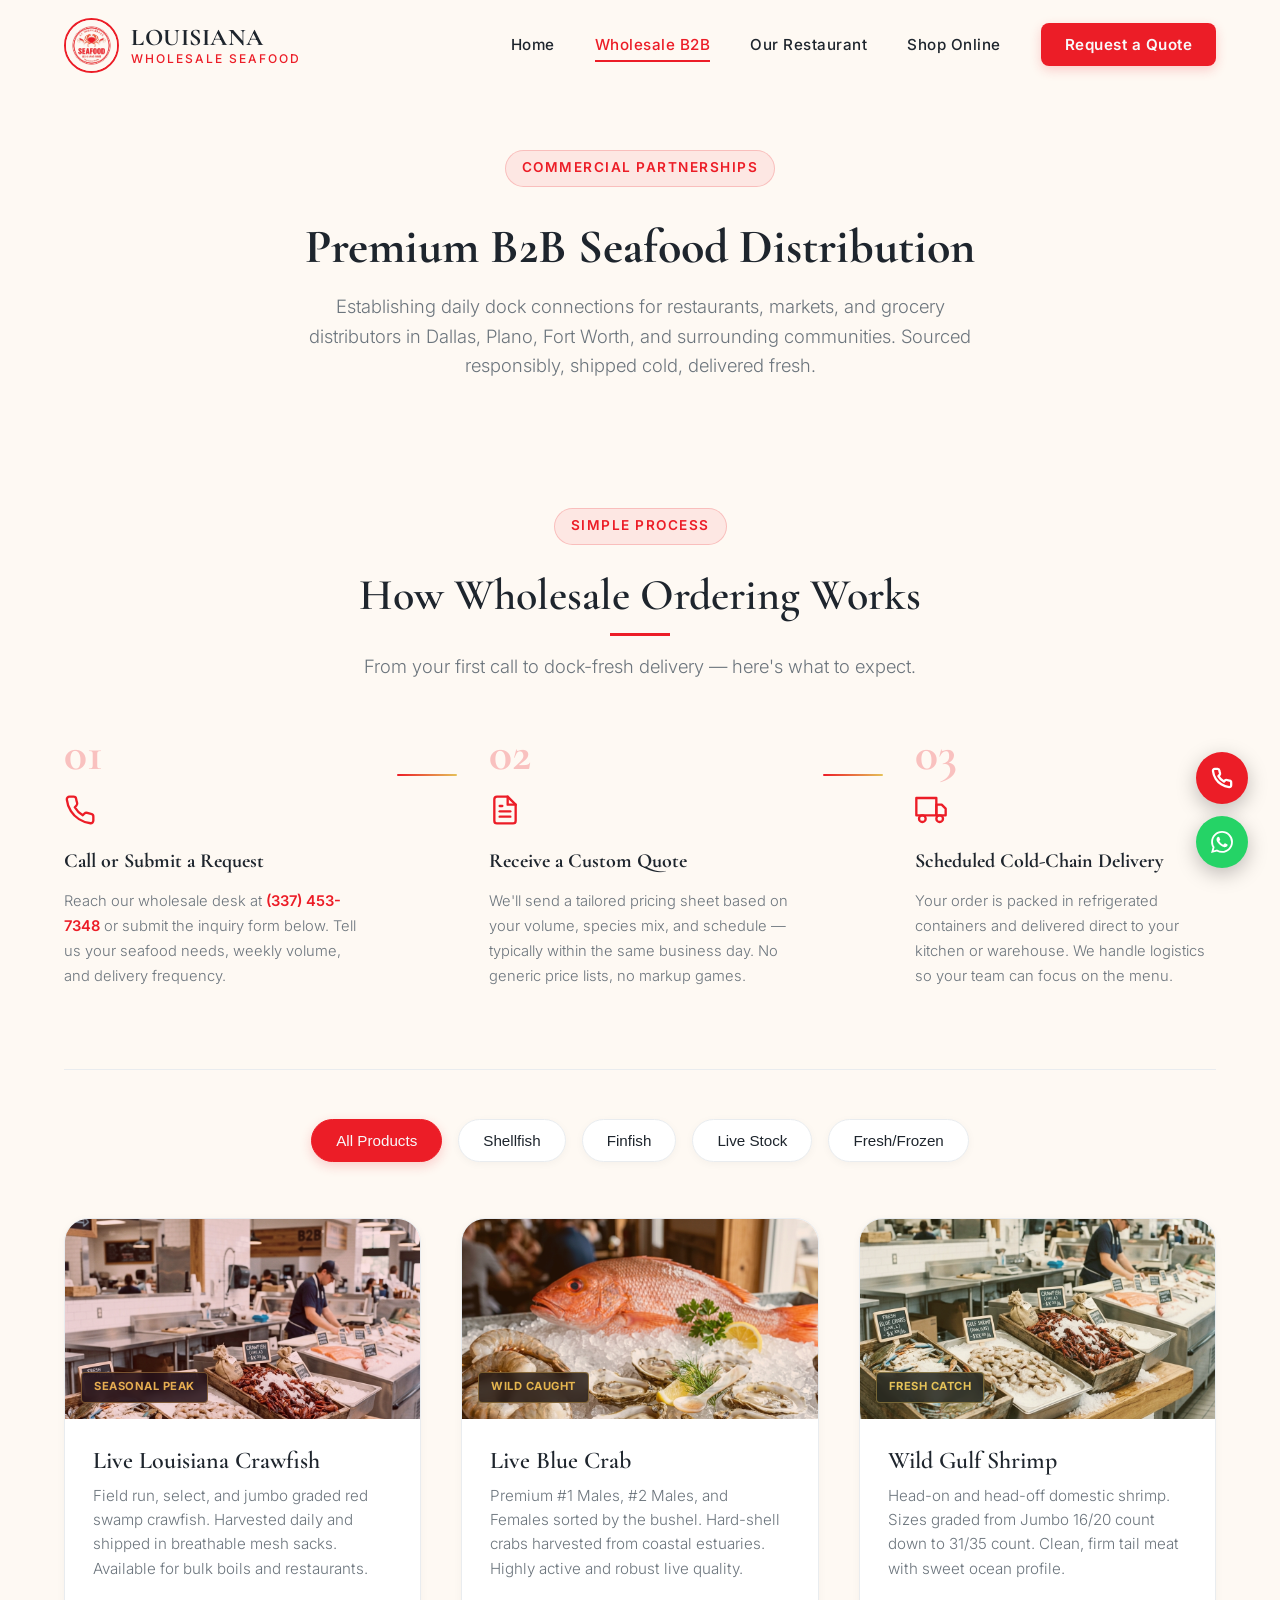
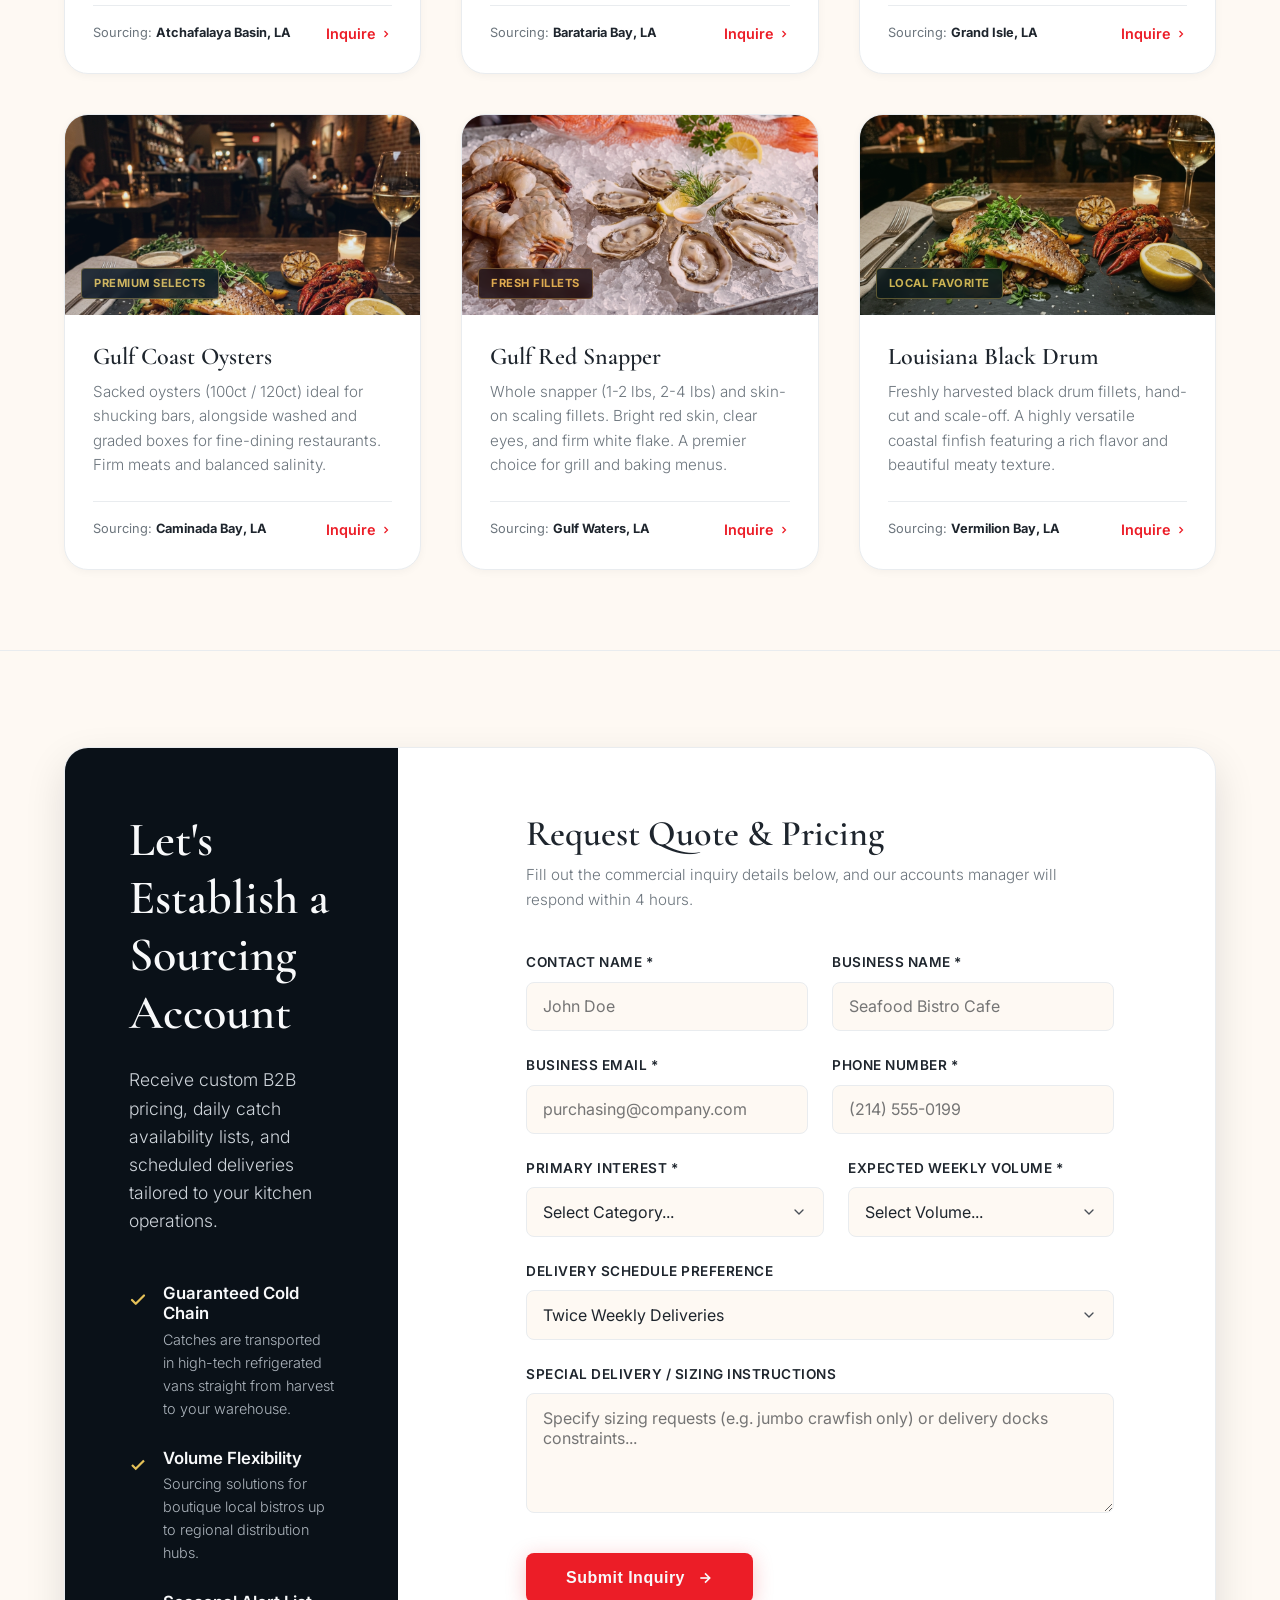
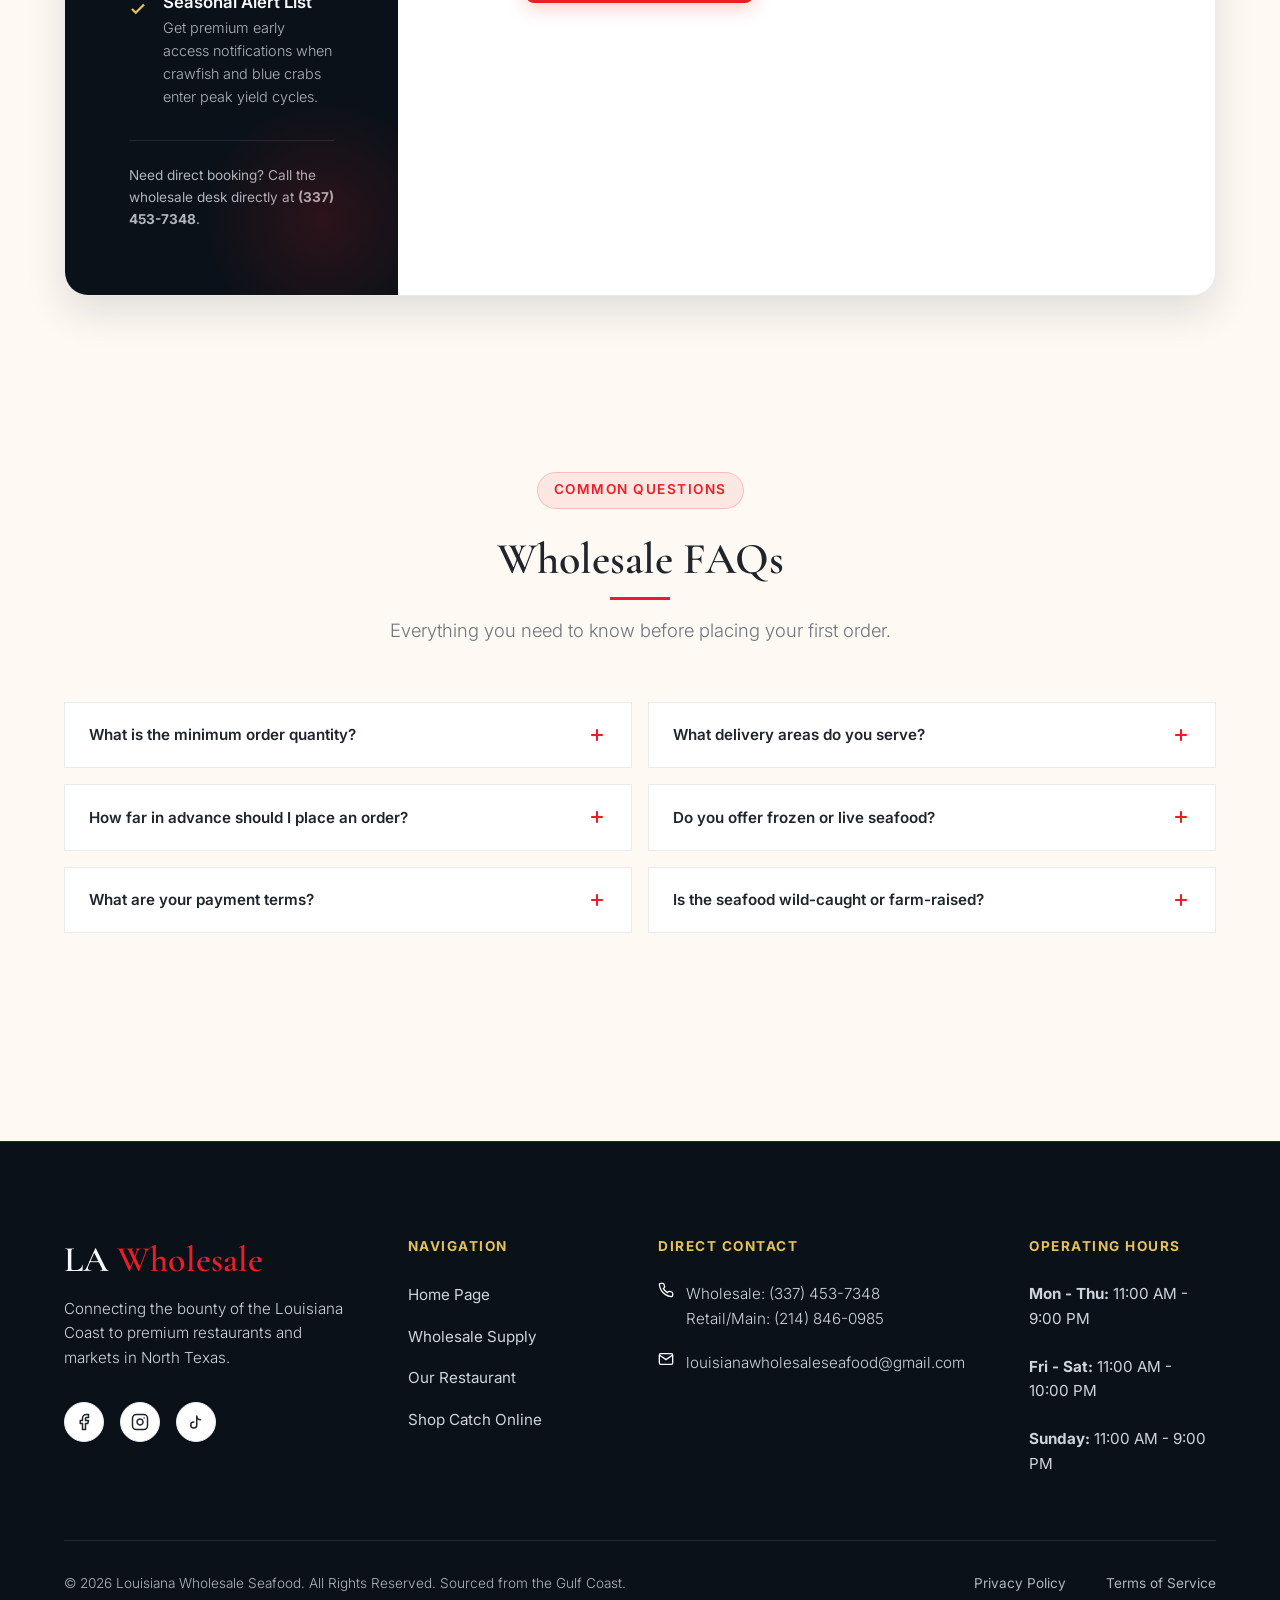
<file: wholesale.html>
<!DOCTYPE html>
<html lang="en">
<head>
    <meta charset="UTF-8">
    <meta name="viewport" content="width=device-width, initial-scale=1.0">
    <title>Wholesale B2B Distribution | Louisiana Wholesale Seafood</title>
    <meta name="description" content="Direct dock-to-door bulk seafood deliveries in North Texas. High-quality crawfish, blue crabs, shrimp, oysters, and fresh fish for restaurants and markets.">
    <link rel="canonical" href="https://louisianawholesaleseafood.com/wholesale.html">
    <link rel="icon" type="image/jpeg" href="assets/Logo.jpg">
    <link rel="apple-touch-icon" href="assets/Logo.jpg">
    <link rel="manifest" href="site.webmanifest">
    <meta name="theme-color" content="#EC1D27">
    <link rel="preconnect" href="https://fonts.googleapis.com">
    <link rel="preconnect" href="https://fonts.gstatic.com" crossorigin>
    <!-- Google Analytics 4 — replace G-XXXXXXXXXX with your Measurement ID -->
    <script async src="https://www.googletagmanager.com/gtag/js?id=G-XXXXXXXXXX"></script>
    <script>
        window.dataLayer = window.dataLayer || [];
        function gtag(){dataLayer.push(arguments);}
        gtag('js', new Date());
        gtag('config', 'G-XXXXXXXXXX');
    </script>

    <!-- Open Graph -->
    <meta property="og:type" content="website">
    <meta property="og:url" content="https://louisianawholesaleseafood.com/wholesale.html">
    <meta property="og:title" content="Wholesale B2B Seafood Distribution | Louisiana Wholesale Seafood">
    <meta property="og:description" content="Direct dock-to-door bulk seafood deliveries for restaurants and markets in the Dallas-Fort Worth area. Crawfish, blue crab, shrimp, oysters, and more.">
    <meta property="og:image" content="https://louisianawholesaleseafood.com/assets/wholesale_seafood.png">
    <meta property="og:site_name" content="Louisiana Wholesale Seafood">

    <!-- Twitter Card -->
    <meta name="twitter:card" content="summary_large_image">
    <meta name="twitter:title" content="Wholesale B2B Seafood Distribution | Louisiana Wholesale Seafood">
    <meta name="twitter:description" content="Direct dock-to-door bulk seafood deliveries for restaurants and markets in the Dallas-Fort Worth area.">
    <meta name="twitter:image" content="https://louisianawholesaleseafood.com/assets/wholesale_seafood.png">

    <!-- Stylesheet -->
    <link rel="stylesheet" href="style.css">
</head>
<body>
<a href="#main-content" class="skip-nav">Skip to main content</a>

    <!-- Main Navigation Header -->
    <header class="main-header" id="mainHeader">
        <div class="container header-container">
            <a href="index.html" class="logo-link">
                <img src="assets/Logo.jpg" alt="Louisiana Wholesale Seafood Logo" class="logo-img">
                <div class="logo-text">
                    LOUISIANA
                    <span>Wholesale Seafood</span>
                </div>
            </a>
            
            <!-- Mobile Menu Toggle Button -->
            <button class="menu-toggle" id="menuToggle" aria-label="Toggle navigation menu">
                <span></span>
                <span></span>
                <span></span>
            </button>
            
            <nav class="nav-bar" id="navBar">
                <ul class="nav-menu">
                    <li><a href="index.html" class="nav-link">Home</a></li>
                    <li><a href="wholesale.html" class="nav-link active">Wholesale B2B</a></li>
                    <li><a href="restaurant.html" class="nav-link">Our Restaurant</a></li>
                    <li><a href="https://lcwholesaleseafood.com/" target="_blank" rel="noopener noreferrer" class="nav-link">Shop Online</a></li>
                    <li><a href="#inquiry" class="nav-link nav-btn">Request a Quote</a></li>
                </ul>
            </nav>
        </div>
    </header>

    <!-- Wholesale Portal Main Content -->
    <main class="wholesale-content" id="main-content">
        <div class="container">
            
            <!-- Page Header Introduction -->
            <div class="section-intro reveal-on-scroll" style="margin-bottom: 4rem;">
                <span class="badge" style="background-color: rgba(236, 29, 39, 0.08); border-color: rgba(236, 29, 39, 0.2); color: var(--color-primary);">Commercial Partnerships</span>
                <h1 style="font-size: 3rem; margin-top: 0.5rem; margin-bottom: 1rem;">Premium B2B Seafood Distribution</h1>
                <p>Establishing daily dock connections for restaurants, markets, and grocery distributors in Dallas, Plano, Fort Worth, and surrounding communities. Sourced responsibly, shipped cold, delivered fresh.</p>
            </div>
            
            <!-- How It Works Section -->
            <section class="how-it-works reveal-on-scroll">
                <div class="section-intro" style="margin-bottom: 3rem;">
                    <span class="badge" style="background-color: rgba(236, 29, 39, 0.08); border-color: rgba(236, 29, 39, 0.2); color: var(--color-primary);">Simple Process</span>
                    <h2 class="section-title">How Wholesale Ordering Works</h2>
                    <p style="color: var(--color-text-muted);">From your first call to dock-fresh delivery — here's what to expect.</p>
                </div>
                <div class="hiw-steps">
                    <div class="hiw-step">
                        <div class="hiw-step-number">01</div>
                        <div class="hiw-step-icon" aria-hidden="true">
                            <svg width="32" height="32" viewBox="0 0 24 24" fill="none" stroke="currentColor" stroke-width="1.75" stroke-linecap="round" stroke-linejoin="round"><path d="M22 16.92v3a2 2 0 0 1-2.18 2 19.79 19.79 0 0 1-8.63-3.07 19.5 19.5 0 0 1-6-6 19.79 19.79 0 0 1-3.07-8.67A2 2 0 0 1 4.11 2h3a2 2 0 0 1 2 1.72 12.84 12.84 0 0 0 .7 2.81 2 2 0 0 1-.45 2.11L8.09 9.91a16 16 0 0 0 6 6l1.27-1.27a2 2 0 0 1 2.11-.45 12.84 12.84 0 0 0 2.81.7A2 2 0 0 1 22 16.92z"></path></svg>
                        </div>
                        <h3 class="hiw-step-title">Call or Submit a Request</h3>
                        <p class="hiw-step-desc">Reach our wholesale desk at <a href="tel:3374537348" class="hiw-link">(337) 453-7348</a> or submit the inquiry form below. Tell us your seafood needs, weekly volume, and delivery frequency.</p>
                    </div>
                    <div class="hiw-connector" aria-hidden="true"></div>
                    <div class="hiw-step">
                        <div class="hiw-step-number">02</div>
                        <div class="hiw-step-icon" aria-hidden="true">
                            <svg width="32" height="32" viewBox="0 0 24 24" fill="none" stroke="currentColor" stroke-width="1.75" stroke-linecap="round" stroke-linejoin="round"><path d="M14 2H6a2 2 0 0 0-2 2v16a2 2 0 0 0 2 2h12a2 2 0 0 0 2-2V8z"></path><polyline points="14 2 14 8 20 8"></polyline><line x1="16" y1="13" x2="8" y2="13"></line><line x1="16" y1="17" x2="8" y2="17"></line><polyline points="10 9 9 9 8 9"></polyline></svg>
                        </div>
                        <h3 class="hiw-step-title">Receive a Custom Quote</h3>
                        <p class="hiw-step-desc">We'll send a tailored pricing sheet based on your volume, species mix, and schedule — typically within the same business day. No generic price lists, no markup games.</p>
                    </div>
                    <div class="hiw-connector" aria-hidden="true"></div>
                    <div class="hiw-step">
                        <div class="hiw-step-number">03</div>
                        <div class="hiw-step-icon" aria-hidden="true">
                            <svg width="32" height="32" viewBox="0 0 24 24" fill="none" stroke="currentColor" stroke-width="1.75" stroke-linecap="round" stroke-linejoin="round"><rect x="1" y="3" width="15" height="13"></rect><polygon points="16 8 20 8 23 11 23 16 16 16 16 8"></polygon><circle cx="5.5" cy="18.5" r="2.5"></circle><circle cx="18.5" cy="18.5" r="2.5"></circle></svg>
                        </div>
                        <h3 class="hiw-step-title">Scheduled Cold-Chain Delivery</h3>
                        <p class="hiw-step-desc">Your order is packed in refrigerated containers and delivered direct to your kitchen or warehouse. We handle logistics so your team can focus on the menu.</p>
                    </div>
                </div>
            </section>

            <!-- Catalog Section -->
            <section class="catalog-section reveal-on-scroll">
                <!-- Filters Controls -->
                <div class="catalog-filters" id="catalogFilters">
                    <button class="filter-btn active" data-filter="all">All Products</button>
                    <button class="filter-btn" data-filter="shellfish">Shellfish</button>
                    <button class="filter-btn" data-filter="finfish">Finfish</button>
                    <button class="filter-btn" data-filter="live">Live Stock</button>
                    <button class="filter-btn" data-filter="fresh">Fresh/Frozen</button>
                </div>
                
                <!-- Catalog Grid -->
                <div class="catalog-grid" id="catalogGrid">
                    
                    <!-- Product 1: Crawfish -->
                    <div class="product-card" data-category="shellfish live">
                        <div class="product-img-wrapper product-img-crawfish">
                            <img src="assets/wholesale_seafood.png" alt="Live Louisiana Crawfish" class="product-img" loading="lazy" style="object-position: center 20%;">
                            <span class="product-tag">Seasonal Peak</span>
                        </div>
                        <div class="product-info">
                            <h3 class="product-title">Live Louisiana Crawfish</h3>
                            <p class="product-desc">Field run, select, and jumbo graded red swamp crawfish. Harvested daily and shipped in breathable mesh sacks. Available for bulk boils and restaurants.</p>
                            <div class="product-meta">
                                <span class="product-origin">Sourcing: <strong>Atchafalaya Basin, LA</strong></span>
                                <a href="#inquiry" class="product-action">
                                    Inquire
                                    <svg width="12" height="12" viewBox="0 0 24 24" fill="none" stroke="currentColor" stroke-width="2.5"><polyline points="9 18 15 12 9 6"></polyline></svg>
                                </a>
                            </div>
                        </div>
                    </div>

                    <!-- Product 2: Blue Crab -->
                    <div class="product-card" data-category="shellfish live">
                        <div class="product-img-wrapper product-img-crab">
                            <img src="assets/hero_seafood.png" alt="Live Louisiana Blue Crab" class="product-img" loading="lazy" style="object-position: center 15%;">
                            <span class="product-tag">Wild Caught</span>
                        </div>
                        <div class="product-info">
                            <h3 class="product-title">Live Blue Crab</h3>
                            <p class="product-desc">Premium #1 Males, #2 Males, and Females sorted by the bushel. Hard-shell crabs harvested from coastal estuaries. Highly active and robust live quality.</p>
                            <div class="product-meta">
                                <span class="product-origin">Sourcing: <strong>Barataria Bay, LA</strong></span>
                                <a href="#inquiry" class="product-action">
                                    Inquire
                                    <svg width="12" height="12" viewBox="0 0 24 24" fill="none" stroke="currentColor" stroke-width="2.5"><polyline points="9 18 15 12 9 6"></polyline></svg>
                                </a>
                            </div>
                        </div>
                    </div>

                    <!-- Product 3: Gulf Shrimp -->
                    <div class="product-card" data-category="shellfish fresh">
                        <div class="product-img-wrapper product-img-shrimp">
                            <img src="assets/wholesale_seafood.png" alt="Wild Gulf Shrimp" class="product-img" loading="lazy" style="object-position: center 55%;">
                            <span class="product-tag">Fresh Catch</span>
                        </div>
                        <div class="product-info">
                            <h3 class="product-title">Wild Gulf Shrimp</h3>
                            <p class="product-desc">Head-on and head-off domestic shrimp. Sizes graded from Jumbo 16/20 count down to 31/35 count. Clean, firm tail meat with sweet ocean profile.</p>
                            <div class="product-meta">
                                <span class="product-origin">Sourcing: <strong>Grand Isle, LA</strong></span>
                                <a href="#inquiry" class="product-action">
                                    Inquire
                                    <svg width="12" height="12" viewBox="0 0 24 24" fill="none" stroke="currentColor" stroke-width="2.5"><polyline points="9 18 15 12 9 6"></polyline></svg>
                                </a>
                            </div>
                        </div>
                    </div>

                    <!-- Product 4: Gulf Oysters -->
                    <div class="product-card" data-category="shellfish fresh">
                        <div class="product-img-wrapper product-img-oysters">
                            <img src="assets/restaurant_vibe.png" alt="Gulf Coast Oysters on Half Shell" class="product-img" loading="lazy" style="object-position: center 30%;">
                            <span class="product-tag">Premium Selects</span>
                        </div>
                        <div class="product-info">
                            <h3 class="product-title">Gulf Coast Oysters</h3>
                            <p class="product-desc">Sacked oysters (100ct / 120ct) ideal for shucking bars, alongside washed and graded boxes for fine-dining restaurants. Firm meats and balanced salinity.</p>
                            <div class="product-meta">
                                <span class="product-origin">Sourcing: <strong>Caminada Bay, LA</strong></span>
                                <a href="#inquiry" class="product-action">
                                    Inquire
                                    <svg width="12" height="12" viewBox="0 0 24 24" fill="none" stroke="currentColor" stroke-width="2.5"><polyline points="9 18 15 12 9 6"></polyline></svg>
                                </a>
                            </div>
                        </div>
                    </div>

                    <!-- Product 5: Red Snapper -->
                    <div class="product-card" data-category="finfish fresh">
                        <div class="product-img-wrapper product-img-snapper">
                            <img src="assets/hero_seafood.png" alt="Gulf Red Snapper Fillets" class="product-img" loading="lazy" style="object-position: center 70%;">
                            <span class="product-tag">Fresh Fillets</span>
                        </div>
                        <div class="product-info">
                            <h3 class="product-title">Gulf Red Snapper</h3>
                            <p class="product-desc">Whole snapper (1-2 lbs, 2-4 lbs) and skin-on scaling fillets. Bright red skin, clear eyes, and firm white flake. A premier choice for grill and baking menus.</p>
                            <div class="product-meta">
                                <span class="product-origin">Sourcing: <strong>Gulf Waters, LA</strong></span>
                                <a href="#inquiry" class="product-action">
                                    Inquire
                                    <svg width="12" height="12" viewBox="0 0 24 24" fill="none" stroke="currentColor" stroke-width="2.5"><polyline points="9 18 15 12 9 6"></polyline></svg>
                                </a>
                            </div>
                        </div>
                    </div>

                    <!-- Product 6: Black Drum -->
                    <div class="product-card" data-category="finfish fresh">
                        <div class="product-img-wrapper product-img-drum">
                            <img src="assets/restaurant_vibe.png" alt="Louisiana Black Drum Plated" class="product-img" loading="lazy" style="object-position: center 65%;">
                            <span class="product-tag">Local Favorite</span>
                        </div>
                        <div class="product-info">
                            <h3 class="product-title">Louisiana Black Drum</h3>
                            <p class="product-desc">Freshly harvested black drum fillets, hand-cut and scale-off. A highly versatile coastal finfish featuring a rich flavor and beautiful meaty texture.</p>
                            <div class="product-meta">
                                <span class="product-origin">Sourcing: <strong>Vermilion Bay, LA</strong></span>
                                <a href="#inquiry" class="product-action">
                                    Inquire
                                    <svg width="12" height="12" viewBox="0 0 24 24" fill="none" stroke="currentColor" stroke-width="2.5"><polyline points="9 18 15 12 9 6"></polyline></svg>
                                </a>
                            </div>
                        </div>
                    </div>

                </div>
            </section>
        </div>

    <!-- Wholesale Inquiry Section -->
    <section class="inquiry-section reveal-on-scroll" id="inquiry">
        <div class="container">
            <div class="inquiry-grid">
                
                <!-- Left Details Panel -->
                <div class="inquiry-panel-left">
                    <div>
                        <h2>Let's Establish a Sourcing Account</h2>
                        <p>Receive custom B2B pricing, daily catch availability lists, and scheduled deliveries tailored to your kitchen operations.</p>
                    </div>
                    
                    <div class="inquiry-feature-list">
                        <div class="inquiry-feature-item">
                            <span class="inquiry-check-icon" aria-hidden="true">
                                <svg width="18" height="18" viewBox="0 0 24 24" fill="none" stroke="currentColor" stroke-width="3" stroke-linecap="round" stroke-linejoin="round"><polyline points="20 6 9 17 4 12"></polyline></svg>
                            </span>
                            <div>
                                <h5>Guaranteed Cold Chain</h5>
                                <p>Catches are transported in high-tech refrigerated vans straight from harvest to your warehouse.</p>
                            </div>
                        </div>

                        <div class="inquiry-feature-item">
                            <span class="inquiry-check-icon" aria-hidden="true">
                                <svg width="18" height="18" viewBox="0 0 24 24" fill="none" stroke="currentColor" stroke-width="3"><polyline points="20 6 9 17 4 12"></polyline></svg>
                            </span>
                            <div>
                                <h5>Volume Flexibility</h5>
                                <p>Sourcing solutions for boutique local bistros up to regional distribution hubs.</p>
                            </div>
                        </div>

                        <div class="inquiry-feature-item">
                            <span class="inquiry-check-icon" aria-hidden="true">
                                <svg width="18" height="18" viewBox="0 0 24 24" fill="none" stroke="currentColor" stroke-width="3"><polyline points="20 6 9 17 4 12"></polyline></svg>
                            </span>
                            <div>
                                <h5>Seasonal Alert List</h5>
                                <p>Get premium early access notifications when crawfish and blue crabs enter peak yield cycles.</p>
                            </div>
                        </div>
                    </div>
                    
                    <div style="font-size: 0.85rem; color: #ADB5BD; border-top: 1px solid rgba(255,255,255,0.1); padding-top: 1.5rem; margin-top: 2rem;">
                        Need direct booking? Call the wholesale desk directly at <strong>(337) 453-7348</strong>.
                    </div>
                </div>
                
                <!-- Right Form Panel -->
                <div class="inquiry-form-container">
                    <h3 class="form-title">Request Quote & Pricing</h3>
                    <p class="form-subtitle">Fill out the commercial inquiry details below, and our accounts manager will respond within 4 hours.</p>
                    
                    <!-- Success alert box -->
                    <div class="form-message-success" id="successMsg">
                        <strong>Thank you!</strong> Your wholesale inquiry has been successfully submitted. Our seafood accounts representative will contact you shortly at the email/phone provided.
                    </div>
                    
                    <form class="inquiry-form" id="wholesaleForm" name="wholesale-inquiry" netlify>
                        <input type="hidden" name="form-name" value="wholesale-inquiry">
                        <div class="form-group-row">
                            <div class="form-group">
                                <label for="contactName" class="form-label">Contact Name *</label>
                                <input type="text" id="contactName" name="contact-name" class="form-control" required placeholder="John Doe">
                            </div>
                            <div class="form-group">
                                <label for="businessName" class="form-label">Business Name *</label>
                                <input type="text" id="businessName" name="business-name" class="form-control" required placeholder="Seafood Bistro Cafe">
                            </div>
                        </div>

                        <div class="form-group-row">
                            <div class="form-group">
                                <label for="businessEmail" class="form-label">Business Email *</label>
                                <input type="email" id="businessEmail" name="business-email" class="form-control" required placeholder="purchasing@company.com">
                            </div>
                            <div class="form-group">
                                <label for="businessPhone" class="form-label">Phone Number *</label>
                                <input type="tel" id="businessPhone" name="business-phone" class="form-control" required placeholder="(214) 555-0199">
                            </div>
                        </div>

                        <div class="form-group-row">
                            <div class="form-group">
                                <label for="seafoodInterest" class="form-label">Primary Interest *</label>
                                <select id="seafoodInterest" name="seafood-interest" class="form-control form-select" required>
                                    <option value="" disabled selected>Select Category...</option>
                                    <option value="crawfish">Live Louisiana Crawfish</option>
                                    <option value="bluecrab">Louisiana Blue Crab</option>
                                    <option value="shrimp">Wild-Caught Gulf Shrimp</option>
                                    <option value="oysters">Gulf Coast Oysters</option>
                                    <option value="finfish">Finfish (Snapper, Drum, Redfish)</option>
                                    <option value="multiple">Mixed Sourcing Program</option>
                                </select>
                            </div>
                            <div class="form-group">
                                <label for="weeklyVolume" class="form-label">Expected Weekly Volume *</label>
                                <select id="weeklyVolume" name="weekly-volume" class="form-control form-select" required>
                                    <option value="" disabled selected>Select Volume...</option>
                                    <option value="under100">Under 100 lbs</option>
                                    <option value="100-500">100 - 500 lbs</option>
                                    <option value="500-1000">500 - 1,000 lbs</option>
                                    <option value="over1000">1,000+ lbs (Bulk Container)</option>
                                </select>
                            </div>
                        </div>

                        <div class="form-group">
                            <label for="deliveryFrequency" class="form-label">Delivery Schedule Preference</label>
                            <select id="deliveryFrequency" name="delivery-frequency" class="form-control form-select">
                                <option value="twice_weekly" selected>Twice Weekly Deliveries</option>
                                <option value="daily">Daily Delivery (Mon-Fri)</option>
                                <option value="weekly">Weekly Shipment</option>
                                <option value="onetime">One-Time Bulk Sourcing</option>
                            </select>
                        </div>

                        <div class="form-group">
                            <label for="notes" class="form-label">Special Delivery / Sizing Instructions</label>
                            <textarea id="notes" name="notes" class="form-control" placeholder="Specify sizing requests (e.g. jumbo crawfish only) or delivery docks constraints..."></textarea>
                        </div>

                        <button type="submit" class="btn btn-primary" id="wholesaleSubmitBtn" style="align-self: flex-start; padding: 1rem 2.5rem; margin-top: 1rem;">
                            Submit Inquiry
                            <svg width="16" height="16" viewBox="0 0 24 24" fill="none" stroke="currentColor" stroke-width="2.5"><line x1="5" y1="12" x2="19" y2="12"></line><polyline points="12 5 19 12 12 19"></polyline></svg>
                        </button>
                    </form>
                </div>
            </div>
        </div>
    </section>

    <!-- FAQ Section -->
    <section class="faq-section reveal-on-scroll">
        <div class="container">
            <div class="section-intro" style="margin-bottom: 0;">
                <span class="badge" style="background-color: rgba(236, 29, 39, 0.08); border-color: rgba(236, 29, 39, 0.2); color: var(--color-primary);">Common Questions</span>
                <h2 class="section-title">Wholesale FAQs</h2>
                <p style="color: var(--color-text-muted);">Everything you need to know before placing your first order.</p>
            </div>
            <div class="faq-grid">
                <div class="faq-item">
                    <button class="faq-question" aria-expanded="false">
                        <span class="faq-question-text">What is the minimum order quantity?</span>
                        <svg class="faq-icon" width="20" height="20" viewBox="0 0 24 24" fill="none" stroke="currentColor" stroke-width="2.5"><line x1="12" y1="5" x2="12" y2="19"></line><line x1="5" y1="12" x2="19" y2="12"></line></svg>
                    </button>
                    <div class="faq-answer">
                        <div class="faq-answer-inner">Minimums vary by species. Crawfish starts at one 30 lb sack. Blue crab is sold by the bushel. Shrimp is available in 10 lb increments. Contact us at <a href="tel:3374537348">(337) 453-7348</a> for specific minimums by product.</div>
                    </div>
                </div>

                <div class="faq-item">
                    <button class="faq-question" aria-expanded="false">
                        <span class="faq-question-text">What delivery areas do you serve?</span>
                        <svg class="faq-icon" width="20" height="20" viewBox="0 0 24 24" fill="none" stroke="currentColor" stroke-width="2.5"><line x1="12" y1="5" x2="12" y2="19"></line><line x1="5" y1="12" x2="19" y2="12"></line></svg>
                    </button>
                    <div class="faq-answer">
                        <div class="faq-answer-inner">We primarily serve the Dallas–Fort Worth Metroplex, including Plano, Frisco, McKinney, Arlington, and surrounding areas. For locations outside DFW, contact us to check availability — we work with third-party carriers for extended routes.</div>
                    </div>
                </div>

                <div class="faq-item">
                    <button class="faq-question" aria-expanded="false">
                        <span class="faq-question-text">How far in advance should I place an order?</span>
                        <svg class="faq-icon" width="20" height="20" viewBox="0 0 24 24" fill="none" stroke="currentColor" stroke-width="2.5"><line x1="12" y1="5" x2="12" y2="19"></line><line x1="5" y1="12" x2="19" y2="12"></line></svg>
                    </button>
                    <div class="faq-answer">
                        <div class="faq-answer-inner">We recommend ordering 24–48 hours in advance for standard products. For live crawfish and live blue crab, place orders by Thursday for Friday–weekend fulfillment. Rush orders may be accommodated depending on current dock inventory.</div>
                    </div>
                </div>

                <div class="faq-item">
                    <button class="faq-question" aria-expanded="false">
                        <span class="faq-question-text">Do you offer frozen or live seafood?</span>
                        <svg class="faq-icon" width="20" height="20" viewBox="0 0 24 24" fill="none" stroke="currentColor" stroke-width="2.5"><line x1="12" y1="5" x2="12" y2="19"></line><line x1="5" y1="12" x2="19" y2="12"></line></svg>
                    </button>
                    <div class="faq-answer">
                        <div class="faq-answer-inner">Both. We supply live crawfish, live blue crab, and fresh-off-the-boat shrimp in season. We also carry IQF (individually quick frozen) shrimp, frozen crab meat, and processed fillets for year-round kitchen planning.</div>
                    </div>
                </div>

                <div class="faq-item">
                    <button class="faq-question" aria-expanded="false">
                        <span class="faq-question-text">What are your payment terms?</span>
                        <svg class="faq-icon" width="20" height="20" viewBox="0 0 24 24" fill="none" stroke="currentColor" stroke-width="2.5"><line x1="12" y1="5" x2="12" y2="19"></line><line x1="5" y1="12" x2="19" y2="12"></line></svg>
                    </button>
                    <div class="faq-answer">
                        <div class="faq-answer-inner">New accounts are COD (cash or card on delivery). Established accounts with good history may qualify for net-15 terms. We accept cash, card, and ACH transfer. Reach us at <a href="mailto:louisianawholesaleseafood@gmail.com">louisianawholesaleseafood@gmail.com</a> to discuss terms.</div>
                    </div>
                </div>

                <div class="faq-item">
                    <button class="faq-question" aria-expanded="false">
                        <span class="faq-question-text">Is the seafood wild-caught or farm-raised?</span>
                        <svg class="faq-icon" width="20" height="20" viewBox="0 0 24 24" fill="none" stroke="currentColor" stroke-width="2.5"><line x1="12" y1="5" x2="12" y2="19"></line><line x1="5" y1="12" x2="19" y2="12"></line></svg>
                    </button>
                    <div class="faq-answer">
                        <div class="faq-answer-inner">The vast majority of our product is wild-caught from the Gulf Coast — crawfish from the Atchafalaya Basin, shrimp from Barataria Bay, crabs from Lake Pontchartrain, and oysters from Caminada Bay. We'll always specify the source and harvest method on your quote sheet.</div>
                    </div>
                </div>
            </div>
        </div>
    </section>
    </main>

    <footer class="main-footer">
        <div class="container">
            <div class="footer-grid">
                <div class="footer-brand">
                    <h3>LA <span>Wholesale</span></h3>
                    <p>Connecting the bounty of the Louisiana Coast to premium restaurants and markets in North Texas.</p>
                    <div class="social-links">
                        <a href="https://www.facebook.com/people/Louisiana-Wholesale-Seafood/100092294745550/" target="_blank" rel="noopener noreferrer" class="social-icon" aria-label="Facebook">
                            <svg width="18" height="18" viewBox="0 0 24 24" fill="none" stroke="currentColor" stroke-width="2" stroke-linecap="round" stroke-linejoin="round"><path d="M18 2h-3a5 5 0 0 0-5 5v3H7v4h3v8h4v-8h3l1-4h-4V7a1 1 0 0 1 1-1h3z"></path></svg>
                        </a>
                        <a href="https://www.instagram.com/fatoysterseafood.restaurant/" target="_blank" rel="noopener noreferrer" class="social-icon" aria-label="Instagram">
                            <svg width="18" height="18" viewBox="0 0 24 24" fill="none" stroke="currentColor" stroke-width="2" stroke-linecap="round" stroke-linejoin="round"><rect x="2" y="2" width="20" height="20" rx="5" ry="5"></rect><path d="M16 11.37A4 4 0 1 1 12.63 8 4 4 0 0 1 16 11.37z"></path><line x1="17.5" y1="6.5" x2="17.51" y2="6.5"></line></svg>
                        </a>
                        <a href="https://www.tiktok.com/@fatoysterseafood" target="_blank" rel="noopener noreferrer" class="social-icon" aria-label="TikTok">
                            <svg width="18" height="18" viewBox="0 0 24 24" fill="none" stroke="currentColor" stroke-width="2" stroke-linecap="round" stroke-linejoin="round"><path d="M9 12a4 4 0 1 0 4 4V4a5 5 0 0 0 5 5"></path></svg>
                        </a>
                    </div>
                </div>
                
                <div>
                    <h4 class="footer-title">Navigation</h4>
                    <ul class="footer-links">
                        <li><a href="index.html" class="footer-link">Home Page</a></li>
                        <li><a href="wholesale.html" class="footer-link">Wholesale Supply</a></li>
                        <li><a href="restaurant.html" class="footer-link">Our Restaurant</a></li>
                        <li><a href="https://lcwholesaleseafood.com/" target="_blank" rel="noopener noreferrer" class="footer-link">Shop Catch Online</a></li>
                    </ul>
                </div>

                <div>
                    <h4 class="footer-title">Direct Contact</h4>
                    <div class="footer-contact-item">
                        <svg width="16" height="16" viewBox="0 0 24 24" fill="none" stroke="currentColor" stroke-width="2"><path d="M22 16.92v3a2 2 0 0 1-2.18 2 19.79 19.79 0 0 1-8.63-3.07 19.5 19.5 0 0 1-6-6 19.79 19.79 0 0 1-3.07-8.67A2 2 0 0 1 4.11 2h3a2 2 0 0 1 2 1.72 12.84 12.84 0 0 0 .7 2.81 2 2 0 0 1-.45 2.11L8.09 9.91a16 16 0 0 0 6 6l1.27-1.27a2 2 0 0 1 2.11-.45 12.84 12.84 0 0 0 2.81.7A2 2 0 0 1 22 16.92z"></path></svg>
                        <p>Wholesale: (337) 453-7348<br>Retail/Main: (214) 846-0985</p>
                    </div>
                    <div class="footer-contact-item">
                        <svg width="16" height="16" viewBox="0 0 24 24" fill="none" stroke="currentColor" stroke-width="2"><path d="M4 4h16c1.1 0 2 .9 2 2v12c0 1.1-.9 2-2 2H4c-1.1 0-2-.9-2-2V6c0-1.1.9-2 2-2z"></path><polyline points="22,6 12,13 2,6"></polyline></svg>
                        <p>louisianawholesaleseafood@gmail.com</p>
                    </div>
                </div>

                <div>
                    <h4 class="footer-title">Operating Hours</h4>
                    <ul class="footer-links" style="color: #CED4DA; font-size: 0.95rem;">
                        <li style="margin-bottom: 0.5rem;"><strong>Mon - Thu:</strong> 11:00 AM - 9:00 PM</li>
                        <li style="margin-bottom: 0.5rem;"><strong>Fri - Sat:</strong> 11:00 AM - 10:00 PM</li>
                        <li><strong>Sunday:</strong> 11:00 AM - 9:00 PM</li>
                    </ul>
                </div>
            </div>
            
            <div class="footer-bottom">
                <p>&copy; 2026 Louisiana Wholesale Seafood. All Rights Reserved. Sourced from the Gulf Coast.</p>
                <div class="footer-bottom-links">
                    <a href="privacy.html" class="footer-bottom-link">Privacy Policy</a>
                    <a href="terms.html" class="footer-bottom-link">Terms of Service</a>
                </div>
            </div>
        </div>
    </footer>

    <!-- Floating CTA Buttons -->
    <div class="floating-cta" aria-label="Quick contact options">
        <button class="fab fab-top" id="backToTop" aria-label="Back to top">
            <svg width="20" height="20" viewBox="0 0 24 24" fill="none" stroke="currentColor" stroke-width="2.5" stroke-linecap="round" stroke-linejoin="round"><polyline points="18 15 12 9 6 15"></polyline></svg>
            <span class="fab-tooltip fab-tooltip-left">Back to Top</span>
        </button>
        <a href="tel:3374537348" class="fab fab-call" aria-label="Call wholesale desk">
            <svg width="22" height="22" viewBox="0 0 24 24" fill="none" stroke="currentColor" stroke-width="2.5" stroke-linecap="round" stroke-linejoin="round"><path d="M22 16.92v3a2 2 0 0 1-2.18 2 19.79 19.79 0 0 1-8.63-3.07 19.5 19.5 0 0 1-6-6 19.79 19.79 0 0 1-3.07-8.67A2 2 0 0 1 4.11 2h3a2 2 0 0 1 2 1.72 12.84 12.84 0 0 0 .7 2.81 2 2 0 0 1-.45 2.11L8.09 9.91a16 16 0 0 0 6 6l1.27-1.27a2 2 0 0 1 2.11-.45 12.84 12.84 0 0 0 2.81.7A2 2 0 0 1 22 16.92z"></path></svg>
            <span class="fab-tooltip">(337) 453-7348</span>
        </a>
        <a href="https://wa.me/13374537348?text=Hi%2C%20I%27d%20like%20to%20inquire%20about%20wholesale%20seafood%20pricing." target="_blank" rel="noopener noreferrer" class="fab fab-whatsapp" aria-label="WhatsApp wholesale desk">
            <svg width="22" height="22" viewBox="0 0 24 24" fill="currentColor"><path d="M17.472 14.382c-.297-.149-1.758-.867-2.03-.967-.273-.099-.471-.148-.67.15-.197.297-.767.966-.94 1.164-.173.199-.347.223-.644.075-.297-.15-1.255-.463-2.39-1.475-.883-.788-1.48-1.761-1.653-2.059-.173-.297-.018-.458.13-.606.134-.133.298-.347.446-.52.149-.174.198-.298.298-.497.099-.198.05-.371-.025-.52-.075-.149-.669-1.612-.916-2.207-.242-.579-.487-.5-.669-.51-.173-.008-.371-.01-.57-.01-.198 0-.52.074-.792.372-.272.297-1.04 1.016-1.04 2.479 0 1.462 1.065 2.875 1.213 3.074.149.198 2.096 3.2 5.077 4.487.709.306 1.262.489 1.694.625.712.227 1.36.195 1.871.118.571-.085 1.758-.719 2.006-1.413.248-.694.248-1.289.173-1.413-.074-.124-.272-.198-.57-.347m-5.421 7.403h-.004a9.87 9.87 0 0 1-5.031-1.378l-.361-.214-3.741.982.998-3.648-.235-.374a9.86 9.86 0 0 1-1.51-5.26c.001-5.45 4.436-9.884 9.888-9.884 2.64 0 5.122 1.03 6.988 2.898a9.825 9.825 0 0 1 2.893 6.994c-.003 5.45-4.437 9.884-9.885 9.884m8.413-18.297A11.815 11.815 0 0 0 12.05 0C5.495 0 .16 5.335.157 11.892c0 2.096.547 4.142 1.588 5.945L.057 24l6.305-1.654a11.882 11.882 0 0 0 5.683 1.448h.005c6.554 0 11.89-5.335 11.893-11.893a11.821 11.821 0 0 0-3.48-8.413z"/></svg>
            <span class="fab-tooltip">WhatsApp Us</span>
        </a>
    </div>

    <!-- Script file -->
    <script src="app.js"></script>

    <!-- JSON-LD Structured Data -->
    <script type="application/ld+json">
    {
        "@context": "https://schema.org",
        "@type": "LocalBusiness",
        "name": "Louisiana Wholesale Seafood — B2B Distribution",
        "description": "Direct dock-to-door bulk seafood distributor for restaurants and markets in North Texas. Specializing in live crawfish, blue crab, Gulf shrimp, oysters, and fresh finfish.",
        "url": "https://louisianawholesaleseafood.com/wholesale.html",
        "telephone": "+13374537348",
        "email": "louisianawholesaleseafood@gmail.com",
        "address": {
            "@type": "PostalAddress",
            "streetAddress": "200 Coit Rd",
            "addressLocality": "Plano",
            "addressRegion": "TX",
            "postalCode": "75075",
            "addressCountry": "US"
        },
        "areaServed": {
            "@type": "City",
            "name": "Dallas-Fort Worth Metroplex"
        },
        "image": "assets/wholesale_seafood.png"
    }
    </script>

    <!-- Mobile Bottom Navigation Bar -->
    <nav class="mob-nav" aria-label="Mobile quick navigation">
        <a href="index.html" class="mob-nav-item" data-mbn="home">
            <svg viewBox="0 0 24 24" fill="none" stroke="currentColor" stroke-width="2" stroke-linecap="round" stroke-linejoin="round" aria-hidden="true"><path d="M3 9l9-7 9 7v11a2 2 0 0 1-2 2H5a2 2 0 0 1-2-2z"></path><polyline points="9 22 9 12 15 12 15 22"></polyline></svg>
            <span>Home</span>
        </a>
        <a href="wholesale.html" class="mob-nav-item" data-mbn="wholesale">
            <svg viewBox="0 0 24 24" fill="none" stroke="currentColor" stroke-width="2" stroke-linecap="round" stroke-linejoin="round" aria-hidden="true"><rect x="2" y="7" width="20" height="14" rx="2" ry="2"></rect><path d="M16 21V5a2 2 0 0 0-2-2h-4a2 2 0 0 0-2 2v16"></path></svg>
            <span>B2B</span>
        </a>
        <a href="restaurant.html" class="mob-nav-item" data-mbn="restaurant">
            <svg viewBox="0 0 24 24" fill="none" stroke="currentColor" stroke-width="2" stroke-linecap="round" stroke-linejoin="round" aria-hidden="true"><path d="M18 8h1a4 4 0 0 1 0 8h-1"></path><path d="M2 8h16v9a4 4 0 0 1-4 4H6a4 4 0 0 1-4-4V8z"></path><line x1="6" y1="1" x2="6" y2="4"></line><line x1="10" y1="1" x2="10" y2="4"></line><line x1="14" y1="1" x2="14" y2="4"></line></svg>
            <span>Dine In</span>
        </a>
        <a href="tel:+12148460985" class="mob-nav-item mob-nav-call">
            <svg viewBox="0 0 24 24" fill="none" stroke="currentColor" stroke-width="2" stroke-linecap="round" stroke-linejoin="round" aria-hidden="true"><path d="M22 16.92v3a2 2 0 0 1-2.18 2 19.79 19.79 0 0 1-8.63-3.07A19.5 19.5 0 0 1 4.5 10.5 19.79 19.79 0 0 1 1.43 1.85 2 2 0 0 1 3.41 0h3a2 2 0 0 1 2 1.72 12.84 12.84 0 0 0 .7 2.81 2 2 0 0 1-.45 2.11L8.09 9a16 16 0 0 0 6.91 6.91l1.27-1.27a2 2 0 0 1 2.11-.45 12.84 12.84 0 0 0 2.81.7A2 2 0 0 1 22 16.92z"></path></svg>
            <span>Call Us</span>
        </a>
        <a href="wholesale.html#inquiry" class="mob-nav-item mob-nav-cta">
            <svg viewBox="0 0 24 24" fill="none" stroke="currentColor" stroke-width="2" stroke-linecap="round" stroke-linejoin="round" aria-hidden="true"><path d="M16 4h2a2 2 0 0 1 2 2v14a2 2 0 0 1-2 2H6a2 2 0 0 1-2-2V6a2 2 0 0 1 2-2h2"></path><rect x="8" y="2" width="8" height="4" rx="1" ry="1"></rect><line x1="9" y1="12" x2="15" y2="12"></line><line x1="9" y1="16" x2="13" y2="16"></line></svg>
            <span>Quote</span>
        </a>
    </nav>

</body>
</html>
</file>
<file: style.css>
/* 
   Louisiana Wholesale Seafood - Premium Stylesheet
   Design Palette: Warm Alabaster, Deep Navy, Crawfish Red, and Premium Gold
*/

/* Google Fonts Import */
@import url('https://fonts.googleapis.com/css2?family=Cormorant+Garamond:ital,wght@0,300;0,400;0,600;0,700;1,400&family=Inter:wght@300;400;500;600;700&display=swap');

/* Screen-reader only utility */
.sr-only {
    position: absolute;
    width: 1px;
    height: 1px;
    padding: 0;
    margin: -1px;
    overflow: hidden;
    clip: rect(0, 0, 0, 0);
    white-space: nowrap;
    border: 0;
}

/* Skip Navigation — hidden until focused by keyboard users */
.skip-nav {
    position: absolute;
    top: -100%;
    left: 1rem;
    background-color: var(--color-primary, #EC1D27);
    color: #fff;
    font-family: var(--font-sans, 'Inter', sans-serif);
    font-size: 0.9rem;
    font-weight: 700;
    padding: 0.6rem 1.2rem;
    border-radius: 0 0 6px 6px;
    text-decoration: none;
    z-index: 9999;
    transition: top 0.2s ease;
}

.skip-nav:focus {
    top: 0;
    outline: 3px solid #fff;
    outline-offset: 2px;
}

/* Design System Variables */
:root {
    /* Color Palette */
    --color-bg-light: #FEF9F3;      /* Warm Alabaster Cream */
    --color-bg-dark: #0A1118;       /* Deep Ocean Navy */
    --color-bg-card: #FFFFFF;       /* Pure White Card */
    --color-primary: #EC1D27;       /* Crawfish Red */
    --color-primary-hover: #C5131C; /* Darker Crawfish Red */
    --color-accent: #E5C158;        /* Soft Premium Gold */
    --color-text-dark: #1E252D;     /* Off-black Charcoal */
    --color-text-light: #F8F9FA;    /* Off-white */
    --color-text-muted: #6C757D;    /* Gray */
    --color-border: #E9ECEF;        /* Light Border */
    --color-border-dark: #1F2E3D;   /* Dark Theme Border */

    /* Typography */
    --font-serif: 'Cormorant Garamond', serif;
    --font-sans: 'Inter', sans-serif;

    /* Spacing & Utilities */
    --border-radius: 12px;
    --border-radius-sm: 8px;
    --border-radius-lg: 24px;
    --transition: all 0.3s cubic-bezier(0.25, 0.8, 0.25, 1);
    --shadow-sm: 0 2px 8px rgba(10, 17, 24, 0.04);
    --shadow-md: 0 8px 24px rgba(10, 17, 24, 0.08);
    --shadow-lg: 0 16px 40px rgba(10, 17, 24, 0.12);
    --glass-bg: rgba(255, 255, 255, 0.75);
    --glass-bg-dark: rgba(10, 17, 24, 0.75);
    --glass-border: rgba(255, 255, 255, 0.4);
    --glass-border-dark: rgba(255, 255, 255, 0.08);
}

/* Global Resets */
*, *::before, *::after {
    box-sizing: border-box;
    margin: 0;
    padding: 0;
}

html {
    scroll-behavior: smooth;
    font-size: 16px;
    height: 100%;
}

body {
    font-family: var(--font-sans);
    background-color: var(--color-bg-light);
    color: var(--color-text-dark);
    line-height: 1.6;
    overflow-x: hidden;
    display: flex;
    flex-direction: column;
    min-height: 100%;
}

/* Scrollbar Customization */
::-webkit-scrollbar {
    width: 8px;
}
::-webkit-scrollbar-track {
    background: var(--color-bg-light);
}
::-webkit-scrollbar-thumb {
    background: #D1C7BD;
    border-radius: 4px;
}
::-webkit-scrollbar-thumb:hover {
    background: #A99F94;
}

/* Typography styles */
h1, h2, h3, h4, h5, h6 {
    font-family: var(--font-serif);
    font-weight: 600;
    line-height: 1.2;
}

h1 {
    font-size: 3.5rem;
    font-weight: 700;
}

h2 {
    font-size: 2.75rem;
    margin-bottom: 1rem;
    position: relative;
}

h2.section-title::after {
    content: '';
    display: block;
    width: 60px;
    height: 3px;
    background-color: var(--color-primary);
    margin: 0.75rem auto 0 auto;
}

h2.section-title-left::after {
    content: '';
    display: block;
    width: 60px;
    height: 3px;
    background-color: var(--color-primary);
    margin: 0.75rem 0 0 0;
}

p {
    font-size: 1.05rem;
    font-weight: 300;
}

a {
    text-decoration: none;
    color: inherit;
    transition: var(--transition);
}

/* Base Layout Container */
.container {
    width: 100%;
    max-width: 1200px;
    margin: 0 auto;
    padding: 0 1.5rem;
}

/* Header & Navigation */
.main-header {
    position: fixed;
    top: 0;
    left: 0;
    width: 100%;
    z-index: 1000;
    background-color: transparent;
    transition: var(--transition);
    border-bottom: 1px solid transparent;
}

.main-header.scrolled {
    background-color: var(--glass-bg);
    backdrop-filter: blur(12px);
    -webkit-backdrop-filter: blur(12px);
    border-bottom: 1px solid var(--glass-border);
    box-shadow: var(--shadow-sm);
}

/* Make sure dark page header matches dark theme styling */
.dark-page .main-header.scrolled {
    background-color: var(--glass-bg-dark);
    border-bottom: 1px solid var(--glass-border-dark);
    color: var(--color-text-light);
}

.header-container {
    display: flex;
    align-items: center;
    justify-content: space-between;
    height: 90px;
    transition: var(--transition);
}

.main-header.scrolled .header-container {
    height: 75px;
}

.logo-link {
    display: flex;
    align-items: center;
    gap: 0.75rem;
}

.logo-img {
    height: 55px;
    width: 55px;
    object-fit: cover;
    border-radius: 50%;
    border: 2px solid var(--color-primary);
    transition: var(--transition);
}

.main-header.scrolled .logo-img {
    height: 48px;
    width: 48px;
}

.logo-text {
    font-family: var(--font-serif);
    font-size: 1.5rem;
    font-weight: 700;
    color: var(--color-text-dark);
    letter-spacing: 0.5px;
    line-height: 1.1;
    display: flex;
    flex-direction: column;
}

.logo-text span {
    font-size: 0.75rem;
    font-family: var(--font-sans);
    font-weight: 500;
    text-transform: uppercase;
    letter-spacing: 2px;
    color: var(--color-primary);
}

.dark-page .logo-text {
    color: var(--color-text-light);
}

.nav-menu {
    display: flex;
    align-items: center;
    list-style: none;
    gap: 2.5rem;
}

.nav-link {
    font-size: 0.95rem;
    font-weight: 500;
    letter-spacing: 0.5px;
    position: relative;
    padding: 0.5rem 0;
    color: var(--color-text-dark);
}

.dark-page .nav-link {
    color: var(--color-text-light);
}

.nav-link::after {
    content: '';
    position: absolute;
    bottom: 0;
    left: 0;
    width: 0;
    height: 2px;
    background-color: var(--color-primary);
    transition: var(--transition);
}

.nav-link:hover {
    color: var(--color-primary);
}

.nav-link.active {
    color: var(--color-primary);
}

.nav-link.active::after, .nav-link:hover::after {
    width: 100%;
}

.nav-btn {
    background-color: var(--color-primary);
    color: var(--color-text-light) !important;
    padding: 0.75rem 1.5rem;
    border-radius: var(--border-radius-sm);
    font-weight: 600;
    box-shadow: 0 4px 12px rgba(236, 29, 39, 0.2);
}

.nav-btn:hover {
    background-color: var(--color-primary-hover);
    transform: translateY(-2px);
    box-shadow: 0 6px 16px rgba(236, 29, 39, 0.3);
}

.menu-toggle {
    display: none;
    flex-direction: column;
    gap: 6px;
    background: none;
    border: none;
    cursor: pointer;
    z-index: 1001;
}

.menu-toggle span {
    display: block;
    width: 28px;
    height: 3px;
    background-color: var(--color-text-dark);
    border-radius: 2px;
    transition: var(--transition);
}

.dark-page .menu-toggle span {
    background-color: var(--color-text-light);
}

.menu-toggle.active span:nth-child(1) {
    transform: translateY(9px) rotate(45deg);
}

.menu-toggle.active span:nth-child(2) {
    opacity: 0;
}

.menu-toggle.active span:nth-child(3) {
    transform: translateY(-9px) rotate(-45deg);
}

/* Premium Hero Section */
.hero {
    position: relative;
    padding-top: 140px;
    padding-bottom: 100px;
    min-height: 90vh;
    display: flex;
    align-items: center;
    background-color: var(--color-bg-dark);
    color: var(--color-text-light);
    overflow: hidden;
}

.hero-bg {
    position: absolute;
    top: 0;
    left: 0;
    width: 100%;
    height: 100%;
    object-fit: cover;
    opacity: 0.35;
    z-index: 1;
    transform: scale(1.05);
    transition: transform 10s ease-out;
}

.hero:hover .hero-bg {
    transform: scale(1.0);
}

.hero::after {
    content: '';
    position: absolute;
    top: 0;
    left: 0;
    width: 100%;
    height: 100%;
    background: linear-gradient(180deg, rgba(10, 17, 24, 0.4) 0%, rgba(10, 17, 24, 0.95) 100%);
    z-index: 2;
}

.hero .container {
    position: relative;
    z-index: 3;
}

.hero-grid {
    display: grid;
    grid-template-columns: 1.2fr 0.8fr;
    gap: 4rem;
    align-items: center;
}

.hero-content {
    max-width: 680px;
}

.badge {
    display: inline-flex;
    align-items: center;
    gap: 0.5rem;
    background-color: rgba(229, 193, 88, 0.15);
    border: 1px solid rgba(229, 193, 88, 0.3);
    color: var(--color-accent);
    padding: 0.4rem 1rem;
    border-radius: 30px;
    font-size: 0.85rem;
    font-weight: 600;
    text-transform: uppercase;
    letter-spacing: 1.5px;
    margin-bottom: 1.5rem;
    animation: fadeIn 1s ease;
}

.hero-title {
    font-size: 4rem;
    line-height: 1.1;
    margin-bottom: 1.5rem;
    animation: fadeInUp 0.8s ease;
}

.hero-title span {
    color: var(--color-primary);
}

.hero-desc {
    font-size: 1.2rem;
    color: #CED4DA;
    margin-bottom: 2.5rem;
    max-width: 600px;
    animation: fadeInUp 1s ease;
}

.hero-btns {
    display: flex;
    gap: 1.5rem;
    flex-wrap: wrap;
    animation: fadeInUp 1.2s ease;
}

/* Premium Buttons */
.btn {
    display: inline-flex;
    align-items: center;
    justify-content: center;
    gap: 0.75rem;
    padding: 1rem 2rem;
    border-radius: var(--border-radius-sm);
    font-size: 1rem;
    font-weight: 600;
    letter-spacing: 0.5px;
    transition: var(--transition);
    cursor: pointer;
    border: none;
}

.btn-primary {
    background-color: var(--color-primary);
    color: var(--color-text-light);
    box-shadow: 0 4px 20px rgba(236, 29, 39, 0.25);
}

.btn-primary:hover {
    background-color: var(--color-primary-hover);
    transform: translateY(-3px);
    box-shadow: 0 8px 30px rgba(236, 29, 39, 0.4);
}

.btn-outline {
    background-color: transparent;
    color: var(--color-text-light);
    border: 1.5px solid rgba(255, 255, 255, 0.3);
}

.btn-outline:hover {
    background-color: rgba(255, 255, 255, 0.08);
    border-color: var(--color-text-light);
    transform: translateY(-3px);
}

.btn-gold {
    background-color: var(--color-accent);
    color: var(--color-bg-dark);
    box-shadow: 0 4px 20px rgba(229, 193, 88, 0.25);
}

.btn-gold:hover {
    background-color: #D3B04A;
    transform: translateY(-3px);
    box-shadow: 0 8px 30px rgba(229, 193, 88, 0.4);
}

/* Glassmorphic Contact Card inside Hero */
.hero-card {
    background: rgba(255, 255, 255, 0.03);
    backdrop-filter: blur(16px);
    -webkit-backdrop-filter: blur(16px);
    border: 1px solid var(--glass-border-dark);
    border-radius: var(--border-radius-lg);
    padding: 2.5rem;
    box-shadow: 0 24px 64px rgba(0, 0, 0, 0.4);
    animation: fadeInRight 1s ease;
}

.card-title {
    font-size: 1.8rem;
    color: var(--color-text-light);
    margin-bottom: 1.5rem;
    border-bottom: 1px solid rgba(255, 255, 255, 0.1);
    padding-bottom: 0.75rem;
}

.hero-contact-item {
    display: flex;
    align-items: center;
    gap: 1.25rem;
    margin-bottom: 1.5rem;
}

.hero-contact-item:last-child {
    margin-bottom: 0;
}

.contact-icon {
    width: 48px;
    height: 48px;
    border-radius: var(--border-radius-sm);
    background-color: rgba(236, 29, 39, 0.1);
    border: 1px solid rgba(236, 29, 39, 0.2);
    display: flex;
    align-items: center;
    justify-content: center;
    color: var(--color-primary);
    font-size: 1.25rem;
    flex-shrink: 0;
}

.contact-info-text h4 {
    font-family: var(--font-sans);
    font-size: 0.85rem;
    text-transform: uppercase;
    letter-spacing: 1px;
    color: var(--color-accent);
    margin-bottom: 0.2rem;
}

.contact-info-text p {
    font-size: 1.05rem;
    color: var(--color-text-light);
    font-weight: 500;
}

/* Feature/Split Grid Section */
.split-section {
    padding: 8rem 0;
    background-color: var(--color-bg-light);
}

.section-intro {
    text-align: center;
    max-width: 700px;
    margin: 0 auto 5rem auto;
}

.section-intro p {
    color: var(--color-text-muted);
    font-size: 1.15rem;
}

.split-grid {
    display: grid;
    grid-template-columns: 1fr 1fr;
    gap: 3rem;
}

.split-card {
    background-color: var(--color-bg-card);
    border-radius: var(--border-radius-lg);
    overflow: hidden;
    box-shadow: var(--shadow-md);
    transition: var(--transition);
    display: flex;
    flex-direction: column;
    border: 1px solid var(--color-border);
}

.split-card:hover {
    transform: translateY(-10px);
    box-shadow: var(--shadow-lg);
    border-color: rgba(236, 29, 39, 0.15);
}

.card-img-wrapper {
    position: relative;
    height: 280px;
    overflow: hidden;
}

.card-img {
    width: 100%;
    height: 100%;
    object-fit: cover;
    transition: transform 0.6s cubic-bezier(0.25, 0.8, 0.25, 1);
}

.split-card:hover .card-img {
    transform: scale(1.05);
}

.card-badge {
    position: absolute;
    top: 1.5rem;
    right: 1.5rem;
    background-color: var(--color-bg-dark);
    color: var(--color-accent);
    padding: 0.5rem 1rem;
    border-radius: 30px;
    font-size: 0.75rem;
    font-weight: 700;
    text-transform: uppercase;
    letter-spacing: 1px;
    border: 1px solid var(--color-accent);
}

.card-content {
    padding: 2.5rem;
    display: flex;
    flex-direction: column;
    flex-grow: 1;
}

.card-content h3 {
    font-size: 2rem;
    margin-bottom: 1rem;
    color: var(--color-text-dark);
}

.card-content p {
    color: var(--color-text-muted);
    margin-bottom: 2rem;
    flex-grow: 1;
}

/* Interactive Seasonality Calendar Section */
.seasonality-section {
    padding: 8rem 0;
    background-color: var(--color-bg-dark);
    color: var(--color-text-light);
    position: relative;
}

.seasonality-grid {
    display: grid;
    grid-template-columns: 0.8fr 1.2fr;
    gap: 4rem;
    align-items: center;
}

.seasonality-controls {
    display: flex;
    flex-direction: column;
    gap: 1rem;
}

.season-btn {
    background: rgba(255, 255, 255, 0.02);
    border: 1px solid rgba(255, 255, 255, 0.08);
    border-radius: var(--border-radius-sm);
    padding: 1.25rem 2rem;
    text-align: left;
    color: var(--color-text-light);
    cursor: pointer;
    transition: var(--transition);
    display: flex;
    align-items: center;
    justify-content: space-between;
}

.season-btn h4 {
    font-family: var(--font-sans);
    font-size: 1.1rem;
    font-weight: 600;
}

.season-btn p {
    font-size: 0.85rem;
    color: var(--color-text-muted);
    margin-top: 0.25rem;
}

.season-btn:hover {
    background: rgba(255, 255, 255, 0.05);
    border-color: rgba(255, 255, 255, 0.2);
    transform: translateX(5px);
}

.season-btn.active {
    background: rgba(236, 29, 39, 0.1);
    border-color: var(--color-primary);
    box-shadow: 0 4px 20px rgba(236, 29, 39, 0.15);
}

.season-btn.active h4 {
    color: var(--color-primary);
}

.season-btn.active .season-indicator {
    color: var(--color-accent);
}

.seasonality-display {
    background: rgba(255, 255, 255, 0.03);
    backdrop-filter: blur(12px);
    border: 1px solid var(--glass-border-dark);
    border-radius: var(--border-radius-lg);
    padding: 3rem;
    min-height: 480px;
    display: flex;
    flex-direction: column;
    justify-content: space-between;
}

.season-display-header {
    display: flex;
    justify-content: space-between;
    align-items: flex-start;
    border-bottom: 1px solid rgba(255, 255, 255, 0.1);
    padding-bottom: 1.5rem;
    margin-bottom: 2rem;
}

.season-display-title h3 {
    font-size: 2.5rem;
    color: var(--color-text-light);
}

.season-display-title p {
    font-size: 0.95rem;
    color: var(--color-accent);
    text-transform: uppercase;
    letter-spacing: 1.5px;
    font-weight: 600;
}

.season-status {
    background-color: var(--color-primary);
    color: var(--color-text-light);
    padding: 0.4rem 1rem;
    border-radius: 30px;
    font-size: 0.8rem;
    font-weight: 700;
    text-transform: uppercase;
    letter-spacing: 1px;
}

.season-status.peak {
    background-color: #28A745;
}

.season-status.limited {
    background-color: var(--color-accent);
    color: var(--color-bg-dark);
}

.season-display-content {
    flex-grow: 1;
}

.season-display-desc {
    font-size: 1.15rem;
    color: #CED4DA;
    margin-bottom: 2rem;
    line-height: 1.7;
}

.availability-months {
    display: grid;
    grid-template-columns: repeat(12, 1fr);
    gap: 0.35rem;
    margin-bottom: 2rem;
}

.month-block {
    text-align: center;
    background: rgba(255, 255, 255, 0.05);
    border: 1px solid rgba(255, 255, 255, 0.08);
    border-radius: var(--border-radius-sm);
    padding: 0.5rem 0.2rem;
    font-size: 0.75rem;
    font-weight: 600;
    color: var(--color-text-muted);
    transition: var(--transition);
}

.month-block.active {
    background: var(--color-primary);
    color: var(--color-text-light);
    border-color: var(--color-primary);
}

.month-block.peak {
    background: #28A745;
    color: var(--color-text-light);
    border-color: #28A745;
    box-shadow: 0 4px 10px rgba(40, 167, 69, 0.2);
}

.season-display-footer {
    display: flex;
    justify-content: space-between;
    align-items: center;
    background: rgba(255, 255, 255, 0.02);
    border-radius: var(--border-radius-sm);
    padding: 1rem 1.5rem;
    border: 1px solid rgba(255, 255, 255, 0.05);
}

.season-spec-item {
    font-size: 0.9rem;
    color: #CED4DA;
}

.season-spec-item strong {
    color: var(--color-accent);
}

/* Per-product image color tints to visually differentiate catalog cards */
.product-img-crawfish::after  { content: ''; position: absolute; inset: 0; background: rgba(236, 29, 39, 0.12); pointer-events: none; }
.product-img-crab::after      { content: ''; position: absolute; inset: 0; background: rgba(229, 117, 30, 0.14); pointer-events: none; }
.product-img-shrimp::after    { content: ''; position: absolute; inset: 0; background: rgba(229, 193, 88, 0.12); pointer-events: none; }
.product-img-oysters::after   { content: ''; position: absolute; inset: 0; background: rgba(40, 100, 160, 0.12); pointer-events: none; }
.product-img-snapper::after   { content: ''; position: absolute; inset: 0; background: rgba(180, 40, 40, 0.14); pointer-events: none; }
.product-img-drum::after      { content: ''; position: absolute; inset: 0; background: rgba(30, 80, 50, 0.12); pointer-events: none; }

/* Catalog Filter Section (Wholesale Page) */
.wholesale-content {
    padding-top: 150px;
    padding-bottom: 8rem;
}

.catalog-section {
    margin-top: 3rem;
}

.catalog-filters {
    display: flex;
    justify-content: center;
    gap: 1rem;
    margin-bottom: 3.5rem;
    flex-wrap: wrap;
}

.filter-btn {
    background-color: var(--color-bg-card);
    border: 1px solid var(--color-border);
    padding: 0.75rem 1.5rem;
    border-radius: 30px;
    font-size: 0.95rem;
    font-weight: 500;
    color: var(--color-text-dark);
    cursor: pointer;
    transition: var(--transition);
    box-shadow: var(--shadow-sm);
}

.filter-btn:hover {
    border-color: var(--color-primary);
    color: var(--color-primary);
    transform: translateY(-2px);
}

.filter-btn.active {
    background-color: var(--color-primary);
    border-color: var(--color-primary);
    color: var(--color-text-light);
    box-shadow: 0 4px 12px rgba(236, 29, 39, 0.2);
}

.catalog-grid {
    display: grid;
    grid-template-columns: repeat(auto-fill, minmax(280px, 1fr));
    gap: 2.5rem;
    margin-bottom: 5rem;
}

.product-card {
    background-color: var(--color-bg-card);
    border: 1px solid var(--color-border);
    border-radius: var(--border-radius-lg);
    overflow: hidden;
    box-shadow: var(--shadow-sm);
    transition: var(--transition);
    display: flex;
    flex-direction: column;
}

.product-card:hover {
    transform: translateY(-8px);
    box-shadow: var(--shadow-md);
    border-color: rgba(236, 29, 39, 0.1);
}

.product-img-wrapper {
    height: 200px;
    position: relative;
    overflow: hidden;
    background-color: var(--color-bg-light);
}

.product-img {
    width: 100%;
    height: 100%;
    object-fit: cover;
    transition: transform 0.5s ease;
}

.product-card:hover .product-img {
    transform: scale(1.06);
}

.product-tag {
    position: absolute;
    bottom: 1rem;
    left: 1rem;
    background-color: rgba(10, 17, 24, 0.85);
    backdrop-filter: blur(4px);
    color: var(--color-accent);
    padding: 0.35rem 0.75rem;
    border-radius: 4px;
    font-size: 0.7rem;
    font-weight: 700;
    text-transform: uppercase;
    letter-spacing: 0.5px;
    border: 0.5px solid rgba(229, 193, 88, 0.4);
}

.product-info {
    padding: 1.75rem;
    display: flex;
    flex-direction: column;
    flex-grow: 1;
}

.product-title {
    font-size: 1.5rem;
    color: var(--color-text-dark);
    margin-bottom: 0.5rem;
}

.product-desc {
    font-size: 0.95rem;
    color: var(--color-text-muted);
    margin-bottom: 1.5rem;
    flex-grow: 1;
}

.product-meta {
    display: flex;
    justify-content: space-between;
    align-items: center;
    border-top: 1px solid var(--color-border);
    padding-top: 1rem;
    margin-top: auto;
}

.product-origin {
    font-size: 0.8rem;
    color: var(--color-text-muted);
}

.product-origin strong {
    color: var(--color-text-dark);
}

.product-action {
    color: var(--color-primary);
    font-weight: 600;
    font-size: 0.9rem;
    display: inline-flex;
    align-items: center;
    gap: 0.25rem;
}

.product-card:hover .product-action {
    color: var(--color-primary-hover);
}

/* Premium Form Styles (Wholesale Page Inquiry) */
.inquiry-section {
    padding: 6rem 0;
    background-color: var(--color-bg-light);
    border-top: 1px solid var(--color-border);
}

.inquiry-grid {
    display: grid;
    grid-template-columns: 0.9fr 1.1fr;
    gap: 4rem;
    background-color: var(--color-bg-card);
    border-radius: var(--border-radius-lg);
    box-shadow: var(--shadow-lg);
    overflow: hidden;
    border: 1px solid var(--color-border);
}

.inquiry-panel-left {
    background-color: var(--color-bg-dark);
    color: var(--color-text-light);
    padding: 4rem;
    display: flex;
    flex-direction: column;
    justify-content: space-between;
    position: relative;
    overflow: hidden;
}

.inquiry-panel-left::after {
    content: '';
    position: absolute;
    bottom: -50px;
    right: -50px;
    width: 250px;
    height: 250px;
    background: radial-gradient(circle, rgba(236, 29, 39, 0.15) 0%, transparent 70%);
    border-radius: 50%;
}

.inquiry-panel-left h2 {
    font-size: 3rem;
    margin-bottom: 1.5rem;
    color: var(--color-text-light);
}

.inquiry-panel-left p {
    color: #CED4DA;
    font-size: 1.1rem;
    margin-bottom: 3rem;
}

.inquiry-feature-list {
    display: flex;
    flex-direction: column;
    gap: 1.75rem;
}

.inquiry-feature-item {
    display: flex;
    align-items: flex-start;
    gap: 1rem;
}

.inquiry-check-icon {
    color: var(--color-accent);
    font-size: 1.25rem;
    margin-top: 0.2rem;
}

.inquiry-feature-item h5 {
    font-family: var(--font-sans);
    font-size: 1.05rem;
    font-weight: 600;
    color: var(--color-text-light);
    margin-bottom: 0.25rem;
}

.inquiry-feature-item p {
    font-size: 0.9rem;
    color: #ADB5BD;
    margin-bottom: 0;
}

.inquiry-form-container {
    padding: 4rem;
}

.form-title {
    font-size: 2.25rem;
    margin-bottom: 0.5rem;
    color: var(--color-text-dark);
}

.form-subtitle {
    color: var(--color-text-muted);
    font-size: 0.95rem;
    margin-bottom: 2.5rem;
}

.inquiry-form {
    display: flex;
    flex-direction: column;
    gap: 1.5rem;
}

.form-group-row {
    display: grid;
    grid-template-columns: 1fr 1fr;
    gap: 1.5rem;
}

.form-group {
    display: flex;
    flex-direction: column;
    gap: 0.5rem;
}

.form-label {
    font-size: 0.85rem;
    font-weight: 600;
    color: var(--color-text-dark);
    text-transform: uppercase;
    letter-spacing: 0.5px;
}

.form-control {
    font-family: var(--font-sans);
    font-size: 1rem;
    padding: 0.85rem 1rem;
    border: 1px solid var(--color-border);
    border-radius: var(--border-radius-sm);
    outline: none;
    transition: var(--transition);
    background-color: var(--color-bg-light);
    color: var(--color-text-dark);
}

.form-control:focus {
    border-color: var(--color-primary);
    background-color: var(--color-bg-card);
    box-shadow: 0 0 0 3px rgba(236, 29, 39, 0.15);
}

textarea.form-control {
    resize: vertical;
    min-height: 120px;
}

/* Custom Checkbox/Select options styling */
.form-select {
    appearance: none;
    background-image: url("data:image/svg+xml;charset=UTF-8,%3Csvg xmlns='http://www.w3.org/2000/svg' viewBox='0 0 24 24' fill='none' stroke='%23495057' stroke-width='2' stroke-linecap='round' stroke-linejoin='round'%3E%3Cpolyline points='6 9 12 15 18 9'%3E%3C/polyline%3E%3C/svg%3E");
    background-repeat: no-repeat;
    background-position: right 1rem center;
    background-size: 1em;
    padding-right: 2.5rem;
}

.form-message-success {
    background-color: rgba(40, 167, 69, 0.1);
    border: 1px solid rgba(40, 167, 69, 0.3);
    color: #155724;
    padding: 1.25rem;
    border-radius: var(--border-radius-sm);
    font-weight: 500;
    display: none;
    animation: fadeIn 0.5s ease;
}

/* Restaurant Details Section (Restaurant Page) */
.restaurant-content {
    padding-top: 150px;
}

.restaurant-hero {
    position: relative;
    padding: 6rem 0;
    background-color: var(--color-bg-dark);
    color: var(--color-text-light);
}

.restaurant-hero-grid {
    display: grid;
    grid-template-columns: 1.1fr 0.9fr;
    gap: 4rem;
    align-items: center;
}

.restaurant-hero-img-wrapper {
    position: relative;
    border-radius: var(--border-radius-lg);
    overflow: hidden;
    box-shadow: var(--shadow-lg);
    border: 1px solid rgba(255, 255, 255, 0.1);
    height: 450px;
}

.restaurant-hero-img {
    width: 100%;
    height: 100%;
    object-fit: cover;
}

.restaurant-menu-section {
    padding: 8rem 0;
    background-color: var(--color-bg-light);
}

.menu-category-title {
    font-size: 2.25rem;
    margin-bottom: 2rem;
    text-align: center;
    position: relative;
    color: var(--color-text-dark);
}

.menu-category-title::after {
    content: '';
    display: block;
    width: 40px;
    height: 2px;
    background-color: var(--color-accent);
    margin: 0.5rem auto 0 auto;
}

.menu-grid {
    display: grid;
    grid-template-columns: 1fr 1fr;
    gap: 2.5rem 4rem;
    margin-bottom: 5rem;
}

.menu-item {
    display: flex;
    justify-content: space-between;
    align-items: flex-start;
    border-bottom: 1px dashed #D1C7BD;
    padding-bottom: 1.25rem;
}

.menu-item-info {
    max-width: 80%;
}

.menu-item-header {
    display: flex;
    align-items: baseline;
    gap: 0.5rem;
}

.menu-item-name {
    font-family: var(--font-serif);
    font-size: 1.5rem;
    font-weight: 600;
    color: var(--color-text-dark);
}

.menu-item-badge {
    background-color: rgba(236, 29, 39, 0.1);
    border: 0.5px solid rgba(236, 29, 39, 0.3);
    color: var(--color-primary);
    font-size: 0.65rem;
    text-transform: uppercase;
    font-weight: 700;
    padding: 0.15rem 0.4rem;
    border-radius: 3px;
    letter-spacing: 0.5px;
}

.menu-item-desc {
    font-size: 0.9rem;
    color: var(--color-text-muted);
    margin-top: 0.35rem;
}

.menu-item-price {
    font-family: var(--font-serif);
    font-size: 1.5rem;
    font-weight: 700;
    color: var(--color-primary);
}

.restaurant-details-section {
    padding: 8rem 0;
    background-color: var(--color-bg-card);
    border-top: 1px solid var(--color-border);
}

.details-grid {
    display: grid;
    grid-template-columns: 1fr 1fr;
    gap: 4rem;
}

.map-card {
    height: 400px;
    border-radius: var(--border-radius-lg);
    overflow: hidden;
    box-shadow: var(--shadow-md);
    border: 1px solid var(--color-border);
}

.map-card iframe {
    width: 100%;
    height: 100%;
    border: none;
}

.info-cards {
    display: grid;
    grid-template-columns: 1fr 1fr;
    gap: 2rem;
}

.info-card {
    background-color: var(--color-bg-light);
    border-radius: var(--border-radius-lg);
    padding: 2rem;
    border: 1px solid var(--color-border);
    box-shadow: var(--shadow-sm);
    transition: var(--transition);
}

.info-card:hover {
    transform: translateY(-5px);
    box-shadow: var(--shadow-md);
}

.info-card-icon {
    font-size: 1.75rem;
    color: var(--color-primary);
    margin-bottom: 1rem;
}

.info-card h4 {
    font-family: var(--font-sans);
    font-size: 1.1rem;
    font-weight: 700;
    margin-bottom: 0.75rem;
    color: var(--color-text-dark);
}

.info-card p, .info-card li {
    font-size: 0.95rem;
    color: var(--color-text-muted);
    list-style: none;
    margin-bottom: 0.25rem;
}

.social-links {
    display: flex;
    gap: 1rem;
    margin-top: 1rem;
}

.social-icon {
    width: 40px;
    height: 40px;
    border-radius: 50%;
    background-color: var(--color-bg-card);
    border: 1px solid var(--color-border);
    display: flex;
    align-items: center;
    justify-content: center;
    color: var(--color-text-dark);
    font-size: 1.1rem;
    transition: var(--transition);
}

.social-icon:hover {
    background-color: var(--color-primary);
    color: var(--color-text-light);
    border-color: var(--color-primary);
    transform: translateY(-3px);
}

/* Footer Section */
.main-footer {
    background-color: var(--color-bg-dark);
    color: var(--color-text-light);
    padding: 6rem 0 2rem 0;
    margin-top: auto;
    border-top: 1px solid var(--color-border-dark);
}

.footer-grid {
    display: grid;
    grid-template-columns: 1.5fr 1fr 1fr 1fr;
    gap: 4rem;
    margin-bottom: 4rem;
}

.footer-brand h3 {
    font-size: 2.25rem;
    margin-bottom: 1rem;
    color: var(--color-text-light);
}

.footer-brand h3 span {
    color: var(--color-primary);
}

.footer-brand p {
    color: #CED4DA;
    margin-bottom: 2rem;
    max-width: 320px;
    font-size: 0.95rem;
}

.footer-title {
    font-family: var(--font-sans);
    font-size: 0.85rem;
    font-weight: 700;
    text-transform: uppercase;
    letter-spacing: 1.5px;
    color: var(--color-accent);
    margin-bottom: 1.75rem;
}

.footer-links {
    list-style: none;
    display: flex;
    flex-direction: column;
    gap: 1rem;
}

.footer-link {
    color: #CED4DA;
    font-size: 0.95rem;
    transition: var(--transition);
}

.footer-link:hover {
    color: var(--color-primary);
    padding-left: 5px;
}

.footer-contact-item {
    display: flex;
    gap: 0.75rem;
    margin-bottom: 1.25rem;
    align-items: flex-start;
}

.footer-contact-item i {
    color: var(--color-primary);
    margin-top: 0.25rem;
}

.footer-contact-item p {
    font-size: 0.95rem;
    color: #CED4DA;
}

.footer-bottom {
    border-top: 1px solid var(--color-border-dark);
    padding-top: 2rem;
    display: flex;
    justify-content: space-between;
    align-items: center;
    flex-wrap: wrap;
    gap: 1.5rem;
}

.footer-bottom p {
    font-size: 0.85rem;
    color: #ADB5BD;
}

.footer-bottom-links {
    display: flex;
    gap: 2.5rem;
}

.footer-bottom-link {
    font-size: 0.85rem;
    color: #ADB5BD;
}

.footer-bottom-link:hover {
    color: var(--color-primary);
}

/* Animations */
@keyframes fadeIn {
    from { opacity: 0; }
    to { opacity: 1; }
}

@keyframes fadeInUp {
    from {
        opacity: 0;
        transform: translateY(20px);
    }
    to {
        opacity: 1;
        transform: translateY(0);
    }
}

@keyframes fadeInRight {
    from {
        opacity: 0;
        transform: translateX(30px);
    }
    to {
        opacity: 1;
        transform: translateX(0);
    }
}

/* Responsive Styles */
@media (max-width: 1024px) {
    h1 { font-size: 3rem; }
    h2 { font-size: 2.25rem; }
    .hero-grid, .split-grid, .seasonality-grid, .inquiry-grid, .restaurant-hero-grid, .details-grid, .footer-grid {
        grid-template-columns: 1fr;
        gap: 3rem;
    }
    .hero-content { max-width: 100%; text-align: center; }
    .hero-desc { max-width: 100%; }
    .hero-btns { justify-content: center; }
    .hero-card { max-width: 500px; margin: 0 auto; }
    .inquiry-panel-left { padding: 3rem; }
    .inquiry-form-container { padding: 3rem; }
    .menu-grid { grid-template-columns: 1fr; }
    .footer-grid { grid-template-columns: repeat(2, 1fr); }
}

@media (max-width: 768px) {
    .header-container { height: 75px; }
    .menu-toggle { display: flex; }
    .nav-menu {
        position: fixed;
        top: 75px;
        left: -100%;
        width: 100%;
        height: calc(100vh - 75px);
        background-color: var(--color-bg-light);
        flex-direction: column;
        justify-content: center;
        gap: 2rem;
        transition: 0.4s ease;
        padding: 3rem;
        box-shadow: 0 10px 30px rgba(0,0,0,0.1);
        z-index: 999;
    }
    .dark-page .nav-menu {
        background-color: var(--color-bg-dark);
    }
    .nav-menu.active {
        left: 0;
    }
    .nav-link { font-size: 1.15rem; }
    .split-section { padding: 5rem 0; }
    .seasonality-section { padding: 5rem 0; }
    .inquiry-panel-left, .inquiry-form-container { padding: 2rem; }
    .form-group-row { grid-template-columns: 1fr; }
    .details-grid { gap: 2rem; }
    .info-cards { grid-template-columns: 1fr; }
    .footer-grid { grid-template-columns: 1fr; gap: 2.5rem; }
    .footer-bottom { flex-direction: column; text-align: center; }
}

@media (max-width: 480px) {
    h1 { font-size: 2.5rem; }
    .hero-btns { flex-direction: column; width: 100%; }
    .btn { width: 100%; }
    .hero-card { padding: 1.5rem; }
    .seasonality-display { padding: 1.5rem; }
    .season-display-title h3 { font-size: 1.8rem; }
    .availability-months { grid-template-columns: repeat(6, 1fr); gap: 0.25rem; }
}

/* ==========================================
   FLOATING STICKY CTA
   ========================================== */
.floating-cta {
    position: fixed;
    bottom: 2rem;
    right: 2rem;
    display: flex;
    flex-direction: column;
    gap: 0.75rem;
    z-index: 900;
}

.fab {
    width: 52px;
    height: 52px;
    border-radius: 50%;
    display: flex;
    align-items: center;
    justify-content: center;
    box-shadow: 0 6px 20px rgba(0, 0, 0, 0.25);
    transition: var(--transition);
    border: none;
    cursor: pointer;
    text-decoration: none;
}

.fab:hover {
    transform: scale(1.12) translateY(-2px);
    box-shadow: 0 10px 28px rgba(0, 0, 0, 0.3);
}

.fab-call {
    background-color: var(--color-primary);
    color: #fff;
}

.fab-whatsapp {
    background-color: #25D366;
    color: #fff;
}

.fab-top {
    background-color: var(--color-bg-dark);
    color: var(--color-text-light);
    border: none;
    cursor: pointer;
    opacity: 0;
    pointer-events: none;
    transform: translateY(8px);
    transition: opacity 0.3s ease, transform 0.3s ease, background-color 0.2s ease;
}

.fab-top.visible {
    opacity: 1;
    pointer-events: auto;
    transform: translateY(0);
}

.fab-top:hover {
    background-color: #1a2332;
}

.fab-tooltip {
    position: absolute;
    right: 62px;
    background-color: var(--color-bg-dark);
    color: var(--color-text-light);
    font-family: var(--font-sans);
    font-size: 0.8rem;
    font-weight: 600;
    padding: 0.4rem 0.85rem;
    border-radius: var(--border-radius-sm);
    white-space: nowrap;
    opacity: 0;
    pointer-events: none;
    transition: opacity 0.2s ease;
}

.fab:hover .fab-tooltip {
    opacity: 1;
}

.fab-tooltip-left {
    right: auto;
    left: 62px;
}

@media (max-width: 480px) {
    .floating-cta { bottom: 1.25rem; right: 1.25rem; }
    .fab { width: 46px; height: 46px; }
}

/* ==========================================
   SCROLL REVEAL ANIMATIONS
   ========================================== */
.reveal-on-scroll {
    opacity: 0;
    transform: translateY(40px);
    transition: opacity 0.8s cubic-bezier(0.215, 0.610, 0.355, 1), transform 0.8s cubic-bezier(0.215, 0.610, 0.355, 1);
    will-change: transform, opacity;
}

.reveal-on-scroll.reveal-active {
    opacity: 1;
    transform: translateY(0);
}

/* Delay modifiers */
.reveal-delay-100 { transition-delay: 0.1s; }
.reveal-delay-200 { transition-delay: 0.2s; }
.reveal-delay-300 { transition-delay: 0.3s; }
.reveal-delay-400 { transition-delay: 0.4s; }

/* Custom reveal directions */
.reveal-fade {
    transform: none;
}
.reveal-left {
    transform: translateX(-40px);
}
.reveal-right {
    transform: translateX(40px);
}
.reveal-left.reveal-active, .reveal-right.reveal-active {
    transform: translateX(0);
}

/* ==========================================
   HOW IT WORKS SECTION
   ========================================== */
.how-it-works {
    padding: 4rem 0 5rem;
    border-bottom: 1px solid var(--color-border);
}

.hiw-steps {
    display: flex;
    align-items: flex-start;
    gap: 0;
}

.hiw-step {
    flex: 1;
    display: flex;
    flex-direction: column;
    gap: 1rem;
    padding: 0 2rem;
}

.hiw-step:first-child { padding-left: 0; }
.hiw-step:last-child  { padding-right: 0; }

.hiw-connector {
    flex-shrink: 0;
    width: 60px;
    height: 2px;
    background: linear-gradient(to right, var(--color-primary), var(--color-accent));
    margin-top: 2.75rem;
    border-radius: 1px;
}

.hiw-step-number {
    font-family: var(--font-serif);
    font-size: 3rem;
    font-weight: 700;
    color: var(--color-primary);
    line-height: 1;
    opacity: 0.25;
}

.hiw-step-icon {
    color: var(--color-primary);
}

.hiw-step-title {
    font-family: var(--font-serif);
    font-size: 1.25rem;
    font-weight: 700;
    color: var(--color-text-dark);
    margin: 0;
}

.hiw-step-desc {
    font-family: var(--font-sans);
    font-size: 0.92rem;
    color: var(--color-text-muted);
    line-height: 1.7;
    margin: 0;
}

.hiw-link {
    color: var(--color-primary);
    text-decoration: none;
    font-weight: 600;
}

.hiw-link:hover {
    text-decoration: underline;
}

@media (max-width: 768px) {
    .hiw-steps {
        flex-direction: column;
        gap: 2rem;
    }

    .hiw-connector {
        width: 2px;
        height: 32px;
        background: linear-gradient(to bottom, var(--color-primary), var(--color-accent));
        margin: 0 0 0 2rem;
    }

    .hiw-step {
        padding: 0;
    }
}

/* ==========================================
   STATS TRUST BAR
   ========================================== */
.stats-bar {
    background-color: var(--color-bg-dark);
    padding: 3rem 0;
    border-bottom: 1px solid rgba(255, 255, 255, 0.06);
}

.stats-bar-grid {
    display: grid;
    grid-template-columns: repeat(4, 1fr);
    gap: 1rem;
    text-align: center;
}

.stat-item {
    padding: 1.25rem 1rem;
    border-right: 1px solid rgba(255, 255, 255, 0.07);
}

.stat-item:last-child {
    border-right: none;
}

.stat-number {
    font-family: var(--font-serif);
    font-size: clamp(2rem, 4vw, 2.75rem);
    font-weight: 700;
    color: var(--color-accent);
    line-height: 1;
    margin-bottom: 0.4rem;
}

.stat-label {
    font-family: var(--font-sans);
    font-size: 0.82rem;
    font-weight: 600;
    letter-spacing: 0.05em;
    text-transform: uppercase;
    color: rgba(248, 249, 250, 0.5);
}

@media (max-width: 768px) {
    .stats-bar-grid {
        grid-template-columns: repeat(2, 1fr);
    }

    .stat-item:nth-child(2) {
        border-right: none;
    }

    .stat-item:nth-child(3) {
        border-right: 1px solid rgba(255, 255, 255, 0.07);
    }
}

@media (max-width: 400px) {
    .stats-bar-grid {
        grid-template-columns: 1fr;
    }

    .stat-item {
        border-right: none;
        border-bottom: 1px solid rgba(255, 255, 255, 0.07);
    }
}

/* ==========================================
   FAQ ACCORDION
   ========================================== */
.faq-section {
    padding: 5rem 0;
    background-color: var(--color-bg-light);
}

.faq-grid {
    display: grid;
    grid-template-columns: 1fr 1fr;
    gap: 1rem;
    margin-top: 3.5rem;
}

.faq-item {
    background-color: #fff;
    border: 1px solid var(--color-border);
    border-radius: var(--border-radius-md);
    overflow: hidden;
    transition: border-color 0.2s ease, box-shadow 0.2s ease;
}

.faq-item.open {
    border-color: rgba(236, 29, 39, 0.3);
    box-shadow: 0 4px 20px rgba(236, 29, 39, 0.06);
}

.faq-question {
    width: 100%;
    background: none;
    border: none;
    cursor: pointer;
    display: flex;
    align-items: center;
    justify-content: space-between;
    gap: 1rem;
    padding: 1.35rem 1.5rem;
    text-align: left;
}

.faq-question-text {
    font-family: var(--font-sans);
    font-size: 0.95rem;
    font-weight: 600;
    color: var(--color-text-dark);
    line-height: 1.4;
}

.faq-icon {
    flex-shrink: 0;
    color: var(--color-primary);
    transition: transform 0.25s ease;
}

.faq-item.open .faq-icon {
    transform: rotate(45deg);
}

.faq-answer {
    max-height: 0;
    overflow: hidden;
    transition: max-height 0.35s ease, padding 0.25s ease;
}

.faq-item.open .faq-answer {
    max-height: 300px;
}

.faq-answer-inner {
    padding: 0 1.5rem 1.35rem;
    font-family: var(--font-sans);
    font-size: 0.9rem;
    color: var(--color-text-muted);
    line-height: 1.75;
    border-top: 1px solid var(--color-border);
    padding-top: 1rem;
}

.faq-answer-inner a {
    color: var(--color-primary);
    font-weight: 600;
    text-decoration: none;
}

.faq-answer-inner a:hover {
    text-decoration: underline;
}

@media (max-width: 768px) {
    .faq-grid {
        grid-template-columns: 1fr;
    }
}

/* ==========================================
   PRINT STYLES — RESTAURANT MENU
   ========================================== */
@media print {
    .main-header,
    .floating-cta,
    .skip-nav,
    .restaurant-hero,
    .restaurant-details-section,
    .main-footer,
    .btn,
    .fab {
        display: none !important;
    }

    body, .dark-page {
        background-color: #fff !important;
        color: #000 !important;
    }

    .restaurant-menu-section {
        padding: 1rem 0 !important;
        color: #000 !important;
    }

    .section-title {
        font-size: 22pt !important;
        color: #000 !important;
    }

    .menu-category-title {
        font-size: 14pt;
        border-bottom: 1px solid #ccc;
        padding-bottom: 4pt;
        margin-top: 16pt;
        break-after: avoid;
    }

    .menu-grid {
        display: block !important;
    }

    .menu-item {
        display: flex !important;
        justify-content: space-between !important;
        border-bottom: 1px dotted #ddd !important;
        padding: 6pt 0 !important;
        background: none !important;
        break-inside: avoid;
    }

    .menu-item-name {
        font-weight: bold;
        font-size: 10pt;
    }

    .menu-item-desc {
        font-size: 9pt;
        color: #555;
    }

    .menu-item-badge {
        display: none !important;
    }

    .menu-item-price {
        font-weight: bold;
        font-size: 10pt;
        white-space: nowrap;
        padding-left: 12pt;
    }

    @page {
        margin: 1.5cm;
    }
}

/* ==========================================
   TODAY'S FRESH CATCH SECTION
   ========================================== */
.fresh-catch-section {
    padding: 5.5rem 0;
    background-color: var(--color-bg-dark);
    position: relative;
}

.fresh-catch-section .section-title {
    color: var(--color-text-light);
}

.fresh-catch-grid {
    display: grid;
    grid-template-columns: repeat(4, 1fr);
    gap: 1.5rem;
    margin-top: 3.5rem;
}

.catch-card {
    background-color: rgba(255, 255, 255, 0.04);
    border: 1px solid rgba(255, 255, 255, 0.08);
    border-radius: var(--border-radius-lg);
    padding: 2rem 1.75rem;
    position: relative;
    display: flex;
    flex-direction: column;
    gap: 0.75rem;
    transition: border-color 0.25s ease, background-color 0.25s ease, transform 0.25s ease;
}

.catch-card:hover {
    border-color: rgba(229, 193, 88, 0.3);
    background-color: rgba(255, 255, 255, 0.07);
    transform: translateY(-4px);
}

.catch-availability {
    position: absolute;
    top: 1.25rem;
    right: 1.25rem;
    font-family: var(--font-sans);
    font-size: 0.7rem;
    font-weight: 700;
    letter-spacing: 0.06em;
    text-transform: uppercase;
    padding: 0.3rem 0.7rem;
    border-radius: 999px;
}

.catch-peak {
    background-color: rgba(34, 197, 94, 0.15);
    color: #4ade80;
    border: 1px solid rgba(34, 197, 94, 0.25);
}

.catch-limited {
    background-color: rgba(251, 146, 60, 0.15);
    color: #fb923c;
    border: 1px solid rgba(251, 146, 60, 0.25);
}

.catch-icon {
    color: var(--color-accent);
    margin-bottom: 0.5rem;
}

.catch-name {
    font-family: var(--font-serif);
    font-size: 1.35rem;
    font-weight: 700;
    color: var(--color-text-light);
    margin: 0;
}

.catch-origin {
    font-family: var(--font-sans);
    font-size: 0.8rem;
    font-weight: 600;
    letter-spacing: 0.04em;
    text-transform: uppercase;
    color: var(--color-accent);
    margin: 0;
}

.catch-desc {
    font-family: var(--font-sans);
    font-size: 0.88rem;
    color: rgba(248, 249, 250, 0.6);
    line-height: 1.65;
    margin: 0;
    flex: 1;
}

.catch-cta {
    display: inline-block;
    margin-top: 0.5rem;
    font-family: var(--font-sans);
    font-size: 0.85rem;
    font-weight: 700;
    color: var(--color-accent);
    text-decoration: none;
    letter-spacing: 0.03em;
    border-bottom: 1px solid rgba(229, 193, 88, 0.35);
    padding-bottom: 0.15rem;
    transition: color 0.2s ease, border-color 0.2s ease;
    align-self: flex-start;
}

.catch-cta:hover {
    color: #f0d070;
    border-color: rgba(240, 208, 112, 0.6);
}

.catch-footer-note {
    margin-top: 2.5rem;
    text-align: center;
    font-family: var(--font-sans);
    font-size: 0.88rem;
    color: rgba(248, 249, 250, 0.45);
}

@media (max-width: 1024px) {
    .fresh-catch-grid {
        grid-template-columns: repeat(2, 1fr);
    }
}

@media (max-width: 600px) {
    .fresh-catch-grid {
        grid-template-columns: 1fr;
    }
}

/* ==========================================
   EMAIL NEWSLETTER SECTION
   ========================================== */
.newsletter-section {
    padding: 5rem 0;
    background: linear-gradient(135deg, var(--color-bg-dark) 0%, #0f1e2d 100%);
    position: relative;
    overflow: hidden;
}

.newsletter-section::before {
    content: '';
    position: absolute;
    inset: 0;
    background: radial-gradient(ellipse at 70% 50%, rgba(229, 193, 88, 0.06) 0%, transparent 60%);
    pointer-events: none;
}

.newsletter-inner {
    display: grid;
    grid-template-columns: 1fr 1fr;
    gap: 4rem;
    align-items: center;
}

.newsletter-copy .badge {
    margin-bottom: 1.25rem;
}

.newsletter-title {
    font-family: var(--font-serif);
    font-size: clamp(1.75rem, 3vw, 2.5rem);
    font-weight: 700;
    color: var(--color-text-light);
    line-height: 1.2;
    margin-bottom: 1rem;
}

.newsletter-desc {
    font-family: var(--font-sans);
    font-size: 1rem;
    color: rgba(248, 249, 250, 0.7);
    line-height: 1.7;
    margin-bottom: 1.5rem;
}

.newsletter-perks {
    list-style: none;
    display: flex;
    flex-direction: column;
    gap: 0.6rem;
}

.newsletter-perks li {
    display: flex;
    align-items: center;
    gap: 0.6rem;
    font-family: var(--font-sans);
    font-size: 0.9rem;
    color: rgba(248, 249, 250, 0.75);
}

.newsletter-perks li svg {
    color: var(--color-accent);
    flex-shrink: 0;
}

.newsletter-form-wrap {
    background-color: rgba(255, 255, 255, 0.04);
    border: 1px solid rgba(255, 255, 255, 0.08);
    border-radius: var(--border-radius-lg);
    padding: 2.5rem;
}

.newsletter-field-group {
    margin-bottom: 1rem;
}

.newsletter-input {
    width: 100%;
    padding: 0.85rem 1.1rem;
    background-color: rgba(255, 255, 255, 0.07);
    border: 1px solid rgba(255, 255, 255, 0.12);
    border-radius: var(--border-radius-sm);
    color: var(--color-text-light);
    font-family: var(--font-sans);
    font-size: 0.95rem;
    transition: border-color 0.2s ease, background-color 0.2s ease;
    box-sizing: border-box;
}

.newsletter-input::placeholder {
    color: rgba(248, 249, 250, 0.4);
}

.newsletter-input:focus {
    outline: none;
    border-color: var(--color-accent);
    background-color: rgba(255, 255, 255, 0.1);
}

.newsletter-submit {
    width: 100%;
    margin-top: 0.5rem;
    display: flex;
    align-items: center;
    justify-content: center;
    gap: 0.5rem;
    font-size: 1rem;
}

.newsletter-privacy {
    margin-top: 0.85rem;
    text-align: center;
    font-family: var(--font-sans);
    font-size: 0.78rem;
    color: rgba(248, 249, 250, 0.4);
}

.newsletter-success {
    flex-direction: column;
    align-items: center;
    text-align: center;
    gap: 1rem;
    padding: 1rem 0;
}

.newsletter-success h4 {
    font-family: var(--font-serif);
    font-size: 1.5rem;
    color: var(--color-text-light);
    margin: 0;
}

.newsletter-success p {
    font-family: var(--font-sans);
    font-size: 0.95rem;
    color: rgba(248, 249, 250, 0.65);
    margin: 0;
}

@media (max-width: 1024px) {
    .newsletter-inner {
        grid-template-columns: 1fr;
        gap: 2.5rem;
    }
}

/* ==========================================
   CUSTOMER TESTIMONIALS SECTION
   ========================================== */
.testimonials-section {
    padding: 8rem 0;
    background-color: var(--color-bg-card);
    border-top: 1px solid var(--color-border);
}

.testimonials-grid {
    display: grid;
    grid-template-columns: repeat(3, 1fr);
    gap: 2rem;
}

.testimonial-card {
    background-color: var(--color-bg-light);
    border: 1px solid var(--color-border);
    border-radius: var(--border-radius-lg);
    padding: 2.5rem;
    display: flex;
    flex-direction: column;
    gap: 1.5rem;
    transition: var(--transition);
}

.testimonial-card:hover {
    transform: translateY(-6px);
    box-shadow: var(--shadow-md);
    border-color: rgba(236, 29, 39, 0.15);
}

.testimonial-stars {
    display: flex;
    gap: 0.25rem;
    color: var(--color-accent);
}

.testimonial-quote {
    font-family: var(--font-serif);
    font-size: 1.1rem;
    color: var(--color-text-dark);
    line-height: 1.75;
    font-style: italic;
    flex-grow: 1;
    quotes: "\201C" "\201D";
}

.testimonial-quote::before {
    content: open-quote;
    color: var(--color-primary);
    font-size: 1.5rem;
    line-height: 0;
    vertical-align: -0.4em;
    margin-right: 0.1em;
}

.testimonial-author {
    display: flex;
    align-items: center;
    gap: 1rem;
    border-top: 1px solid var(--color-border);
    padding-top: 1.25rem;
}

.testimonial-avatar {
    width: 44px;
    height: 44px;
    border-radius: 50%;
    background-color: var(--color-bg-dark);
    color: var(--color-accent);
    display: flex;
    align-items: center;
    justify-content: center;
    font-family: var(--font-sans);
    font-size: 0.8rem;
    font-weight: 700;
    letter-spacing: 0.5px;
    flex-shrink: 0;
}

.testimonial-name {
    display: block;
    font-family: var(--font-sans);
    font-size: 0.95rem;
    font-weight: 700;
    color: var(--color-text-dark);
}

.testimonial-role {
    display: block;
    font-size: 0.8rem;
    color: var(--color-text-muted);
    margin-top: 0.1rem;
}

@media (max-width: 1024px) {
    .testimonials-grid { grid-template-columns: 1fr; gap: 1.5rem; }
}

/* ==========================================
   INTERACTIVE BOIL CALCULATOR STYLE
   ========================================== */
.boil-calc-section {
    padding: 8rem 0;
    background-color: var(--color-bg-light);
    border-top: 1px solid var(--color-border);
}

.boil-calc-grid {
    display: grid;
    grid-template-columns: 1fr 1fr;
    gap: 4rem;
    align-items: center;
}

.boil-calc-card {
    background-color: var(--color-bg-card);
    border: 1px solid var(--color-border);
    border-radius: var(--border-radius-lg);
    padding: 3rem;
    box-shadow: var(--shadow-lg);
}

.calc-title {
    font-size: 2rem;
    margin-bottom: 1.5rem;
    color: var(--color-text-dark);
}

.calc-group {
    margin-bottom: 2rem;
}

.calc-label {
    display: flex;
    justify-content: space-between;
    font-size: 0.95rem;
    font-weight: 700;
    color: var(--color-text-dark);
    margin-bottom: 0.75rem;
}

.calc-label span.value-display {
    color: var(--color-primary);
    font-size: 1.1rem;
    font-weight: 800;
}

.calc-range {
    width: 100%;
    height: 6px;
    background: #E9ECEF;
    border-radius: 3px;
    outline: none;
    appearance: none;
    -webkit-appearance: none;
}

.calc-range::-webkit-slider-thumb {
    appearance: none;
    -webkit-appearance: none;
    width: 22px;
    height: 22px;
    border-radius: 50%;
    background: var(--color-primary);
    border: 2px solid var(--color-bg-card);
    box-shadow: 0 2px 6px rgba(0,0,0,0.15);
    cursor: pointer;
    transition: var(--transition);
}

.calc-range::-webkit-slider-thumb:hover {
    transform: scale(1.15);
    background: var(--color-primary-hover);
}

.calc-radio-group {
    display: grid;
    grid-template-columns: 1fr 1fr;
    gap: 1.5rem;
}

.calc-radio-card {
    border: 1px solid var(--color-border);
    border-radius: var(--border-radius-sm);
    padding: 1.25rem;
    cursor: pointer;
    transition: var(--transition);
    position: relative;
    display: flex;
    flex-direction: column;
}

.calc-radio-card:hover {
    border-color: rgba(236, 29, 39, 0.3);
    background-color: rgba(236, 29, 39, 0.01);
}

.calc-radio-card.active {
    border-color: var(--color-primary);
    background-color: rgba(236, 29, 39, 0.05);
}

.calc-radio-card input {
    position: absolute;
    opacity: 0;
}

.calc-radio-card h4 {
    font-family: var(--font-sans);
    font-size: 1.05rem;
    font-weight: 700;
    color: var(--color-text-dark);
    margin-bottom: 0.25rem;
}

.calc-radio-card p {
    font-size: 0.8rem;
    color: var(--color-text-muted);
}

.calc-results {
    background-color: var(--color-bg-dark);
    border-radius: var(--border-radius-sm);
    padding: 2rem;
    color: var(--color-text-light);
    display: grid;
    grid-template-columns: 1fr 1fr;
    gap: 1.5rem;
    margin-top: 2rem;
}

.result-block {
    text-align: center;
}

.result-val {
    font-family: var(--font-serif);
    font-size: 2.5rem;
    color: var(--color-accent);
    font-weight: 700;
    line-height: 1;
}

.result-lbl {
    font-size: 0.8rem;
    text-transform: uppercase;
    letter-spacing: 1px;
    color: #ADB5BD;
    margin-top: 0.5rem;
}

/* ==========================================
   SMS ALERT NEWSLETTER COMPONENT
   ========================================== */
.sms-alert-card {
    background: rgba(255, 255, 255, 0.03);
    backdrop-filter: blur(16px);
    -webkit-backdrop-filter: blur(16px);
    border: 1px solid var(--glass-border-dark);
    border-radius: var(--border-radius-lg);
    padding: 3rem;
    margin-top: 5rem;
    display: flex;
    align-items: center;
    justify-content: space-between;
    gap: 3rem;
    flex-wrap: wrap;
    box-shadow: 0 24px 64px rgba(0, 0, 0, 0.3);
}

.sms-alert-info {
    max-width: 480px;
}

.sms-alert-info h3 {
    font-size: 2.25rem;
    margin-bottom: 0.75rem;
    color: var(--color-text-light);
}

.sms-alert-info p {
    color: #CED4DA;
}

.sms-alert-form-wrapper {
    flex-grow: 1;
    max-width: 500px;
}

.sms-alert-form {
    display: flex;
    gap: 1rem;
    width: 100%;
}

.sms-input {
    flex-grow: 1;
    background-color: rgba(255,255,255,0.06);
    border: 1px solid rgba(255,255,255,0.1);
    color: var(--color-text-light);
    border-radius: var(--border-radius-sm);
    padding: 0.85rem 1rem;
    font-family: var(--font-sans);
    font-size: 1rem;
    outline: none;
    transition: var(--transition);
}

.sms-input::placeholder {
    color: #CED4DA;
    opacity: 0.6;
}

.sms-input:focus {
    background-color: rgba(255,255,255,0.1);
    border-color: var(--color-accent);
    box-shadow: 0 0 0 3px rgba(229, 193, 88, 0.2);
}

.sms-success-msg {
    display: none;
    color: #28A745;
    font-weight: 600;
    margin-top: 0.75rem;
    font-size: 0.95rem;
    animation: fadeIn 0.4s ease;
}

/* ============================================================
   MOBILE-FIRST ENHANCEMENTS
   Comprehensive UX pass for smartphones (≤768px / ≤480px)
   ============================================================ */

/* ── Mobile Bottom Navigation Bar ──────────────────────────── */
.mob-nav {
    display: none;
    position: fixed;
    bottom: 0;
    left: 0;
    right: 0;
    height: 4rem;
    background-color: var(--color-bg-dark);
    border-top: 1px solid rgba(255, 255, 255, 0.08);
    z-index: 1000;
    padding: 0 0.25rem;
    padding-bottom: env(safe-area-inset-bottom);
    box-shadow: 0 -4px 24px rgba(0, 0, 0, 0.4);
}

.mob-nav-item {
    flex: 1;
    display: flex;
    flex-direction: column;
    align-items: center;
    justify-content: center;
    gap: 0.2rem;
    text-decoration: none;
    color: rgba(248, 249, 250, 0.42);
    font-family: var(--font-sans);
    font-size: 0.6rem;
    font-weight: 600;
    letter-spacing: 0.03em;
    text-transform: uppercase;
    padding: 0.5rem 0.25rem;
    transition: color 0.15s ease;
    -webkit-tap-highlight-color: transparent;
    min-height: 44px;
}

.mob-nav-item svg {
    width: 20px;
    height: 20px;
    flex-shrink: 0;
}

.mob-nav-item.active {
    color: var(--color-primary);
}

.mob-nav-item:not(.mob-nav-call):not(.mob-nav-cta):active {
    color: var(--color-primary);
}

.mob-nav-call {
    color: #4ade80;
}
.mob-nav-call:active {
    color: #22c55e;
}

.mob-nav-cta {
    color: var(--color-accent);
}
.mob-nav-cta:active {
    color: #f0d070;
}

/* ── Tablet/mobile activate ─────────────────────────────────── */
@media (max-width: 768px) {

    .mob-nav {
        display: flex;
        align-items: stretch;
    }

    /* Reserve space so content isn't hidden behind the bar */
    body {
        padding-bottom: 4rem;
    }

    /* Shift floating FABs above the bottom nav */
    .floating-cta {
        bottom: 5.25rem;
    }

    /* Tooltips are hover-only — useless on touch */
    .fab-tooltip {
        display: none !important;
    }

    /* ── Prevent iOS double-tap zoom on focused inputs ──────── */
    input, select, textarea {
        font-size: 16px !important;
    }

    /* ── Touch-friendly tap targets (WCAG 2.5.5) ────────────── */
    .btn {
        min-height: 48px;
    }
    .faq-question {
        min-height: 56px;
    }

    /* ── Section padding reduction ──────────────────────────── */
    .testimonials-section {
        padding: 4rem 0;
    }
    .boil-calc-section {
        padding: 4rem 0;
    }
    .fresh-catch-section {
        padding: 3.5rem 0;
    }
    .newsletter-section {
        padding: 3.5rem 0;
    }
    .faq-section {
        padding: 3.5rem 0;
    }
    .how-it-works {
        padding: 3rem 0 3.5rem;
    }
    .stats-bar {
        padding: 2rem 0;
    }

    /* ── Boil Calculator — missing mobile CSS ───────────────── */
    .boil-calc-grid {
        grid-template-columns: 1fr;
        gap: 2rem;
    }
    .boil-calc-card {
        padding: 2rem 1.5rem;
    }
    .calc-radio-group {
        grid-template-columns: 1fr 1fr;
        gap: 0.75rem;
    }
    .calc-results {
        grid-template-columns: 1fr 1fr;
        gap: 1rem;
        padding: 1.5rem;
    }
    .calc-title {
        font-size: 1.6rem;
        margin-bottom: 1rem;
    }

    /* ── SMS Alert Card — stacking ──────────────────────────── */
    .sms-alert-card {
        flex-direction: column;
        padding: 2rem 1.5rem;
        gap: 2rem;
    }
    .sms-alert-info {
        max-width: 100%;
    }
    .sms-alert-info h3 {
        font-size: 1.75rem;
    }
    .sms-alert-form {
        flex-direction: column;
    }
    .sms-alert-form-wrapper {
        max-width: 100%;
    }

    /* ── Testimonials ────────────────────────────────────────── */
    .testimonials-grid {
        grid-template-columns: 1fr;
        gap: 1.25rem;
    }
    .testimonial-card {
        padding: 1.75rem;
    }

    /* ── Story section inline-style grid override ────────────── */
    /* inline style="grid-template-columns:0.9fr 1.1fr" overrides
       the 1024px media query via specificity — needs !important  */
    .hero-grid[style*="grid-template-columns"] {
        grid-template-columns: 1fr !important;
        gap: 2.5rem !important;
    }

    /* ── Story section inline-style flex pair ────────────────── */
    /* "Daily Shipments / Family Values" horizontal block        */
    .split-section div[style*="display: flex"][style*="gap: 3rem"] {
        flex-direction: column !important;
        gap: 1.5rem !important;
    }

    /* ── Section intro ───────────────────────────────────────── */
    .section-intro {
        margin-bottom: 2rem;
    }

    /* ── Product card hover → active ────────────────────────── */
    .product-card:active {
        transform: translateY(-4px);
        box-shadow: var(--shadow-md);
    }
}

/* ── Very small phones (≤480px) ──────────────────────────────── */
@media (max-width: 480px) {

    h1 { font-size: 2.25rem; }
    h2 { font-size: 1.85rem; }

    /* Hero vertical padding */
    .hero {
        padding: 7rem 0 3.5rem;
    }

    /* Boil calc: single column at very small sizes */
    .calc-radio-group {
        grid-template-columns: 1fr;
    }
    .calc-results {
        grid-template-columns: 1fr;
    }
    .boil-calc-card {
        padding: 1.5rem 1.25rem;
    }

    /* Catch cards */
    .catch-card {
        padding: 1.5rem 1.25rem;
    }

    /* Newsletter */
    .newsletter-form-wrap {
        padding: 1.75rem 1.25rem;
    }

    /* Inquiry */
    .inquiry-panel-left,
    .inquiry-form-container {
        padding: 1.5rem;
    }

    /* Product image height */
    .product-img {
        height: 160px;
    }

    /* Footer legal links */
    .footer-legal-links {
        flex-direction: column;
        gap: 0.5rem;
        align-items: center;
    }

    /* Mob nav slightly taller on very small screens */
    .mob-nav {
        height: 4.25rem;
    }
    body {
        padding-bottom: 4.25rem;
    }
}
</file>
